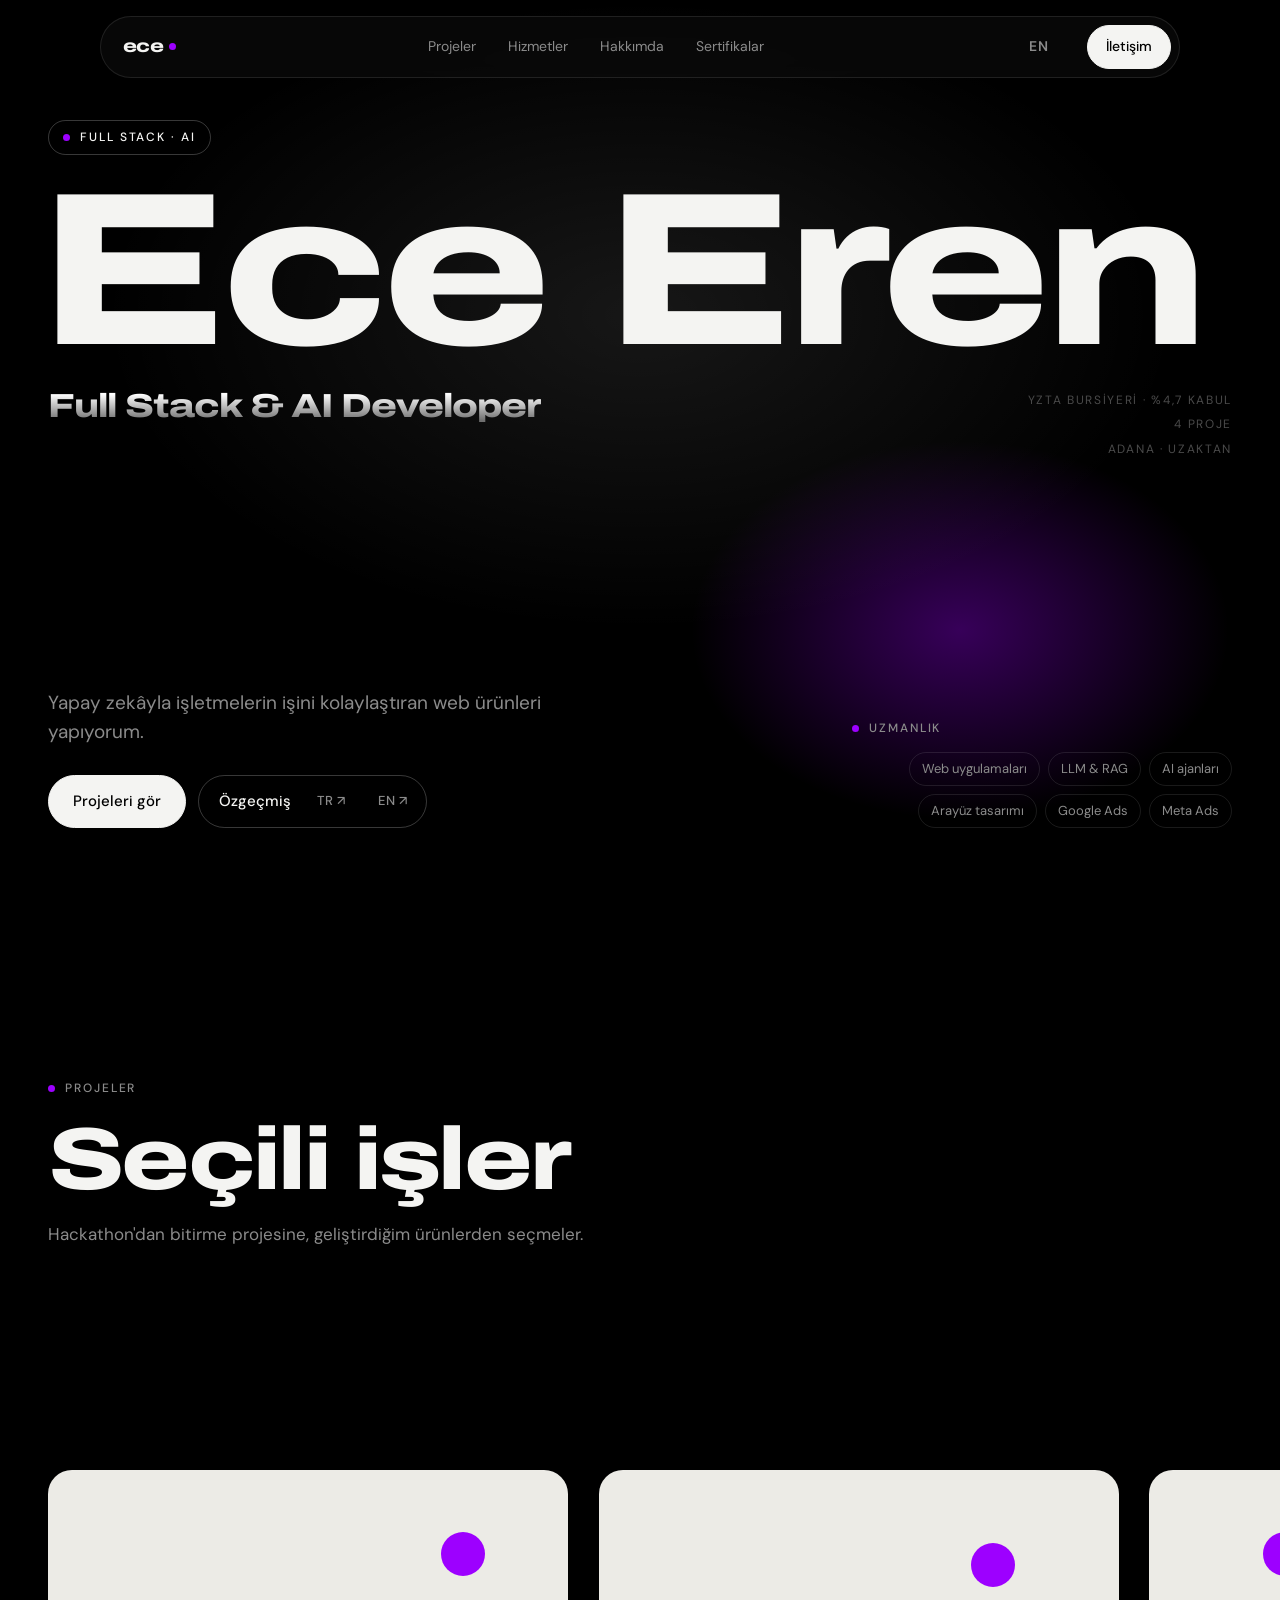
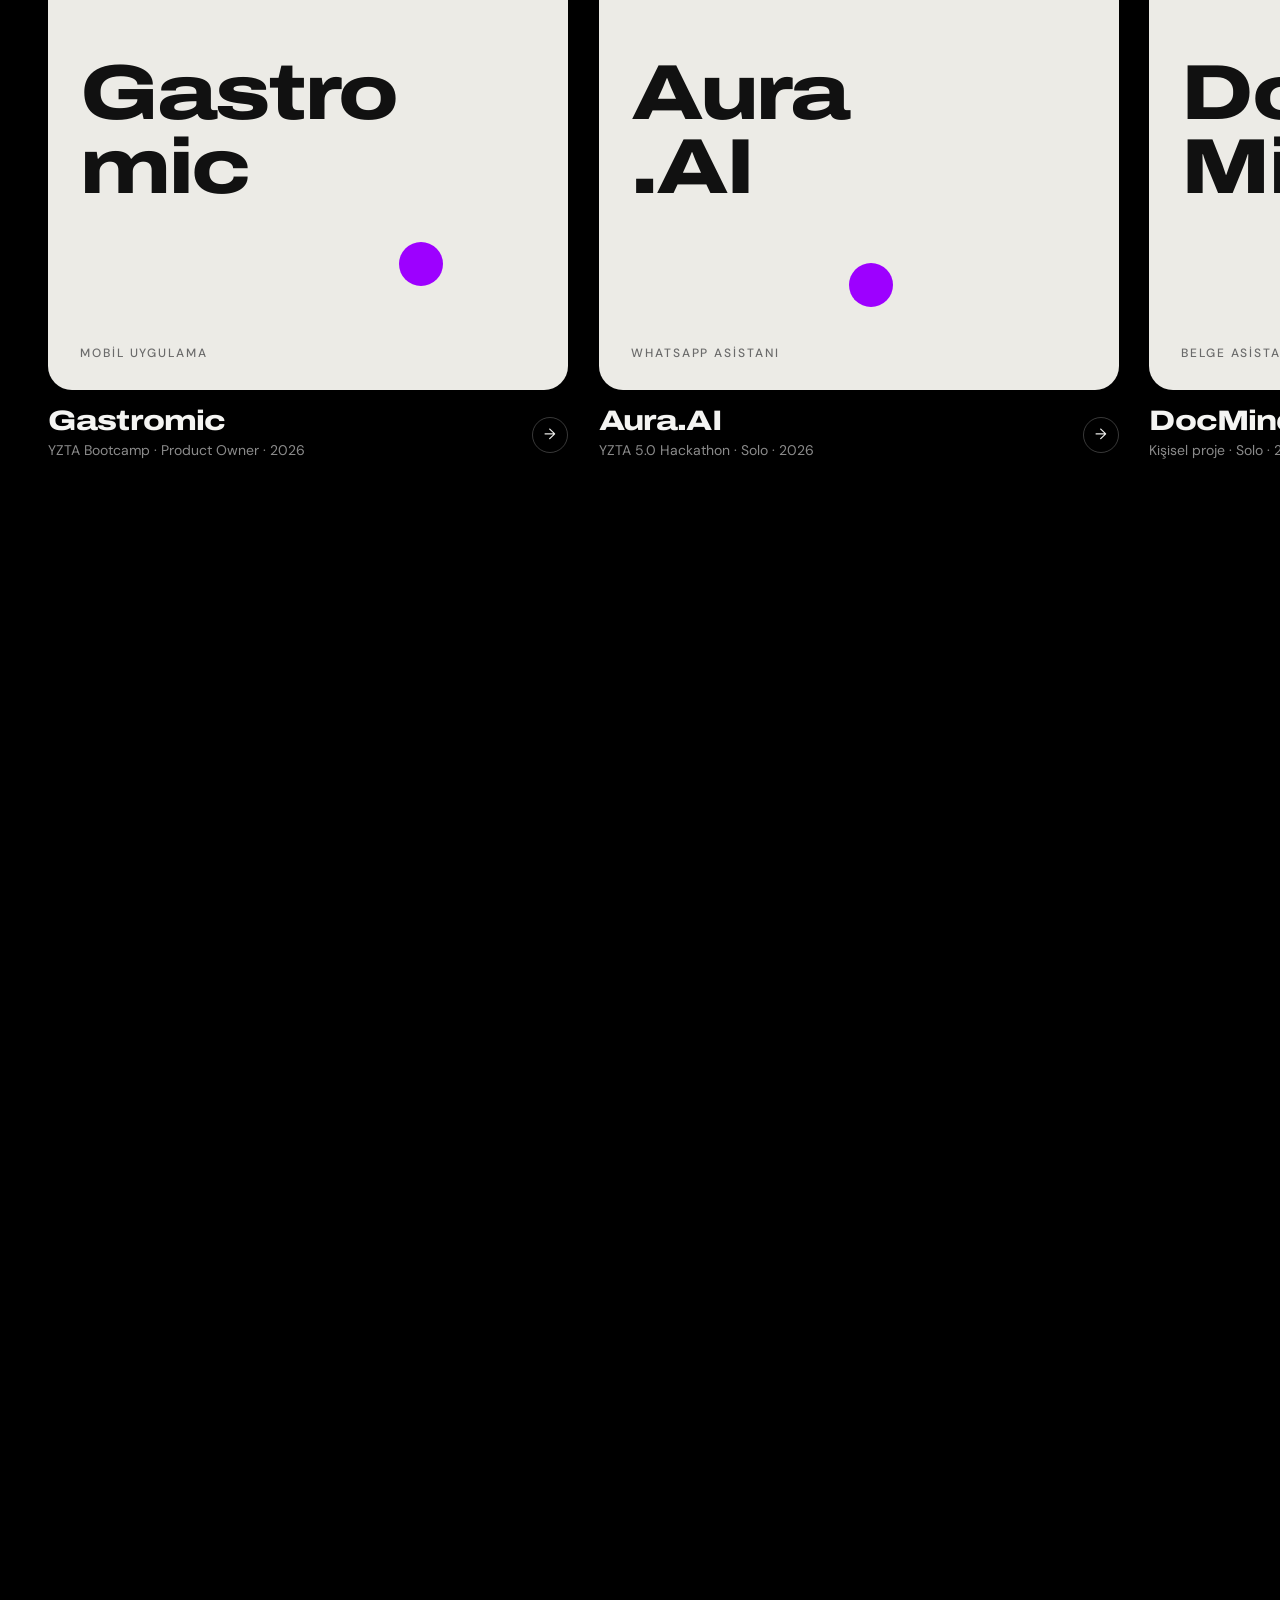
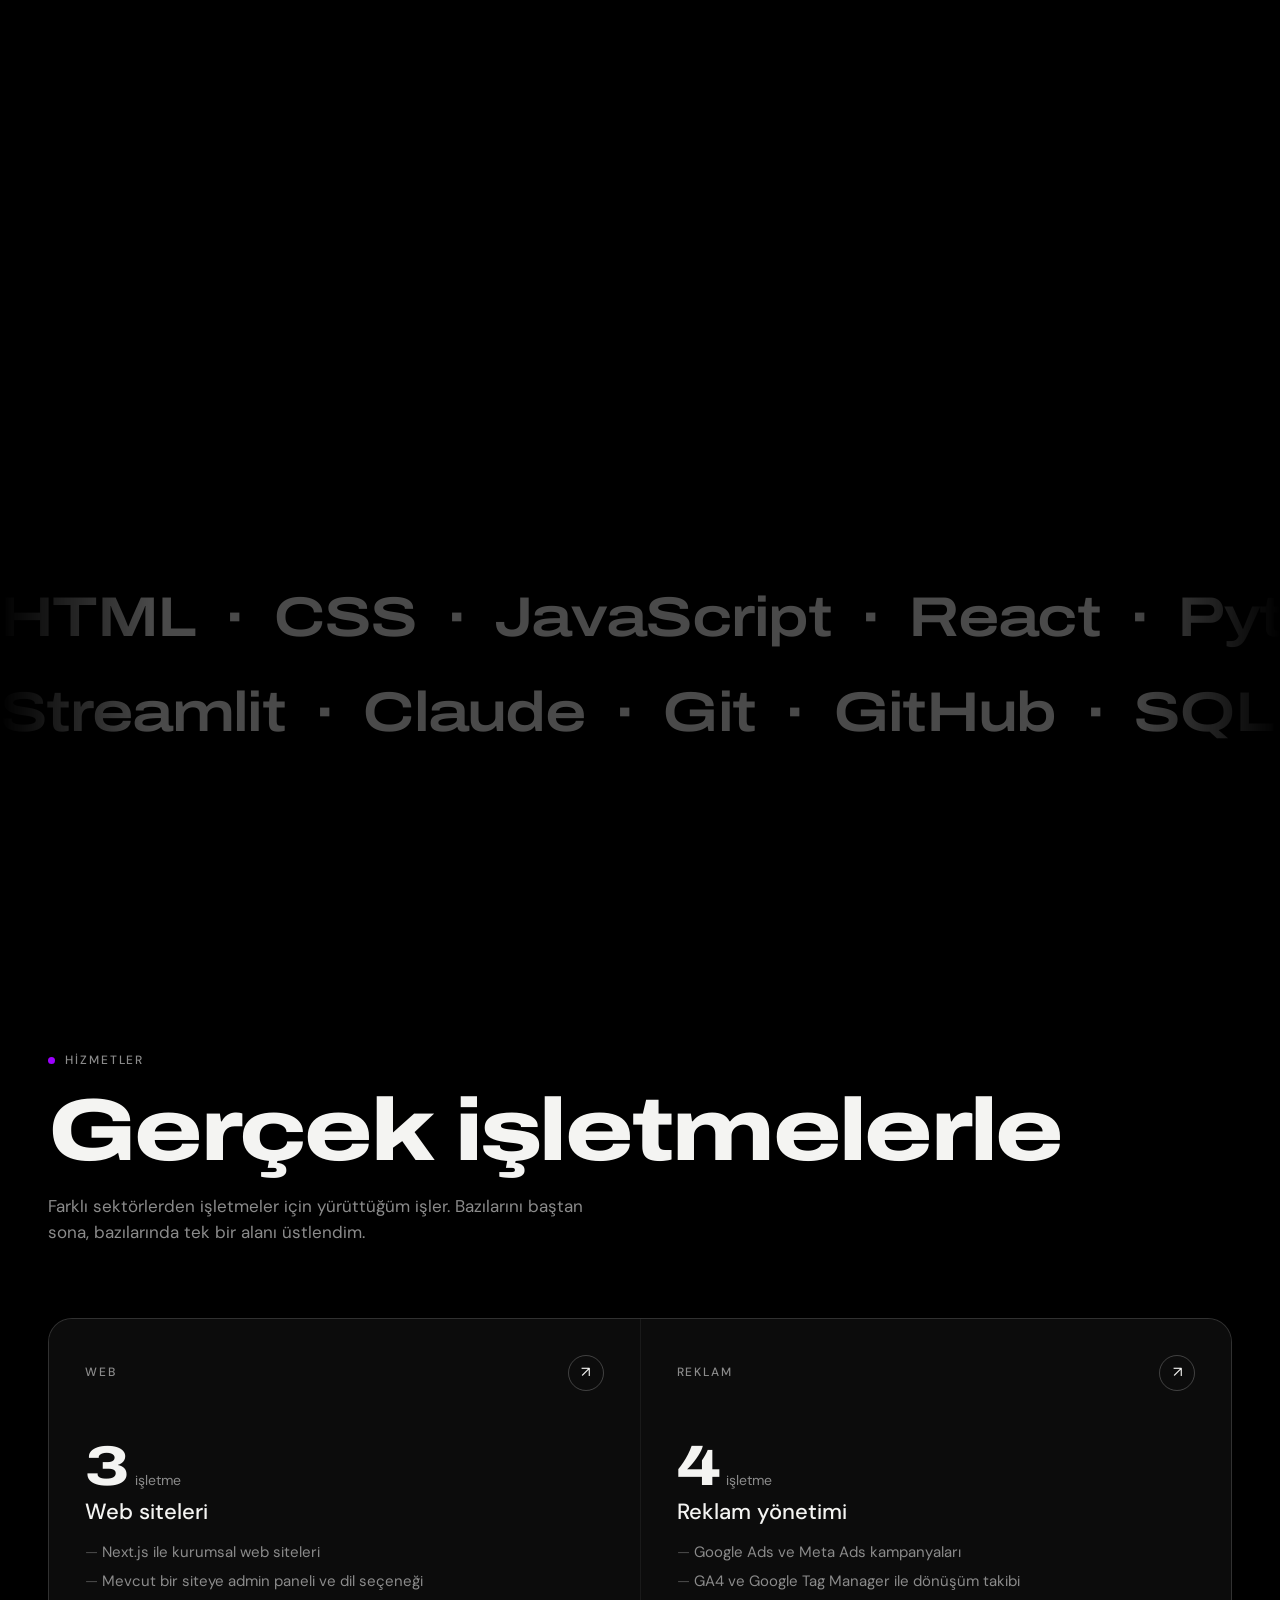
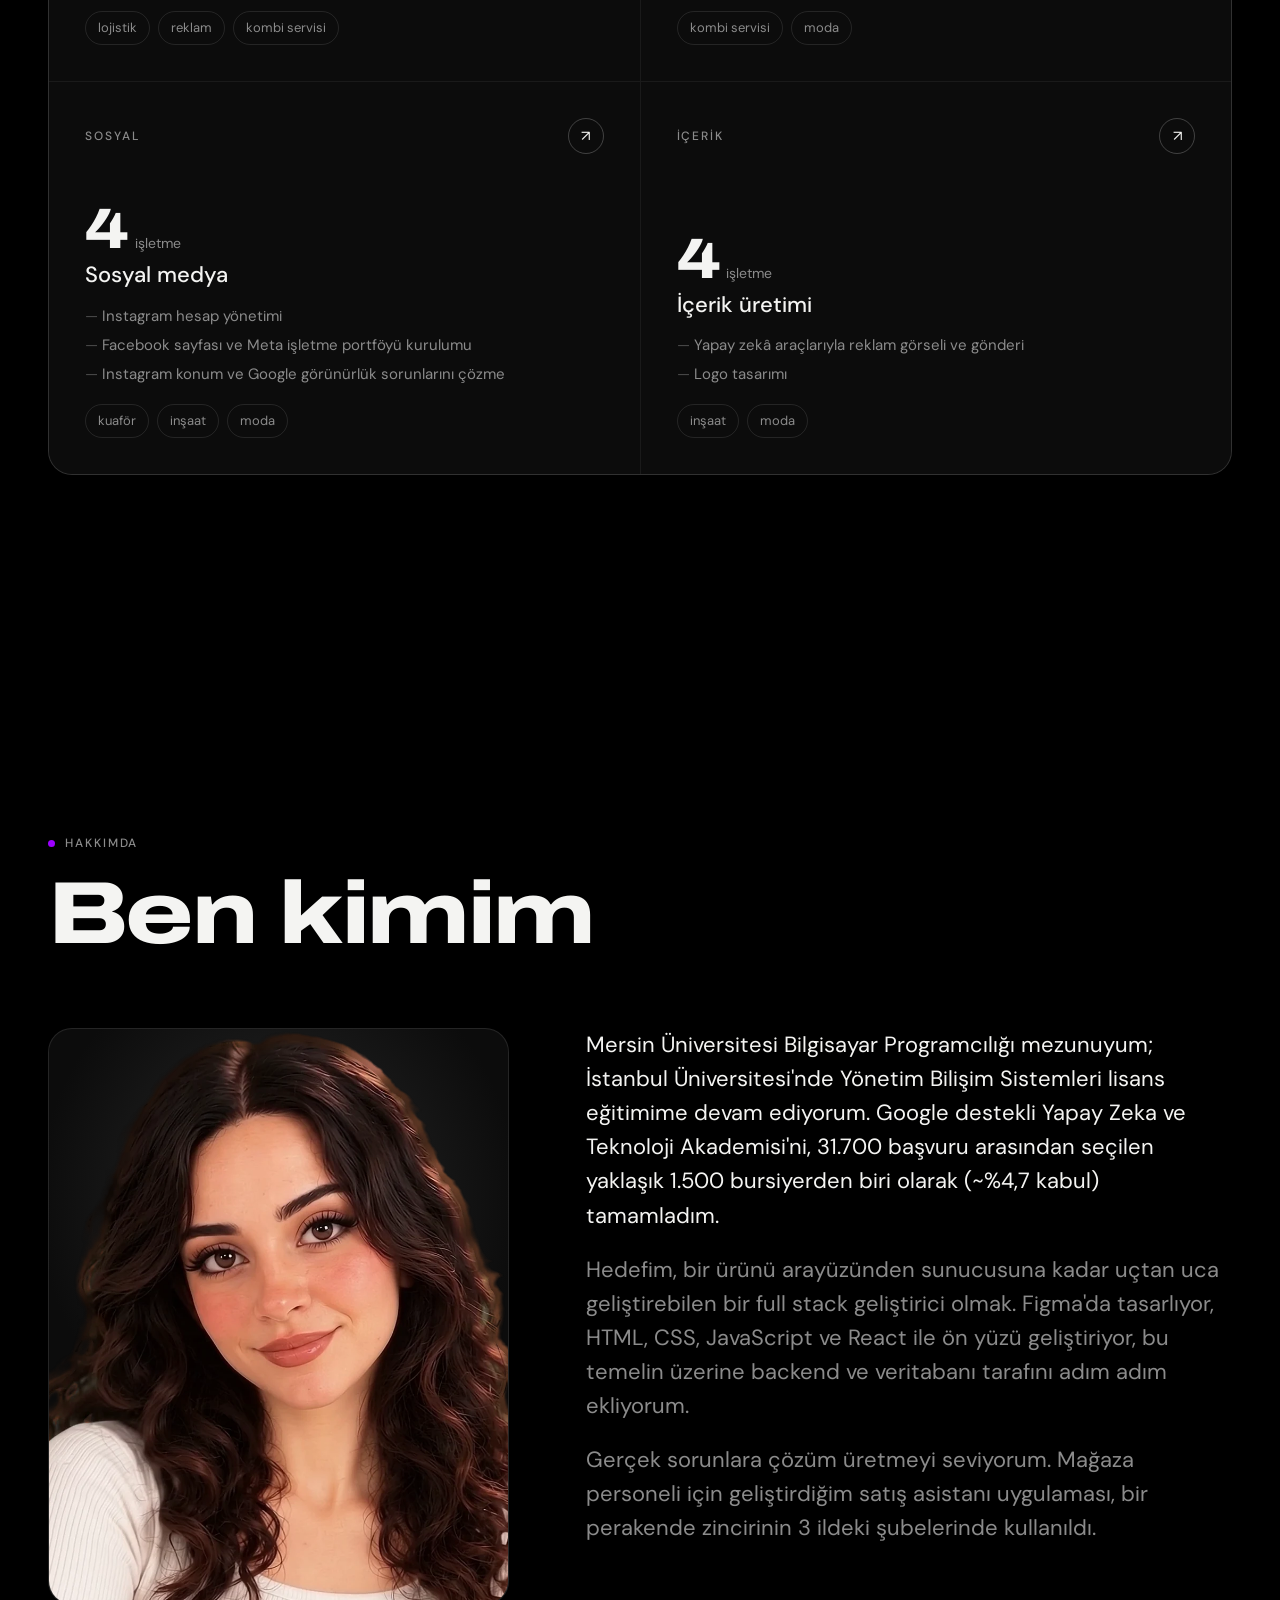
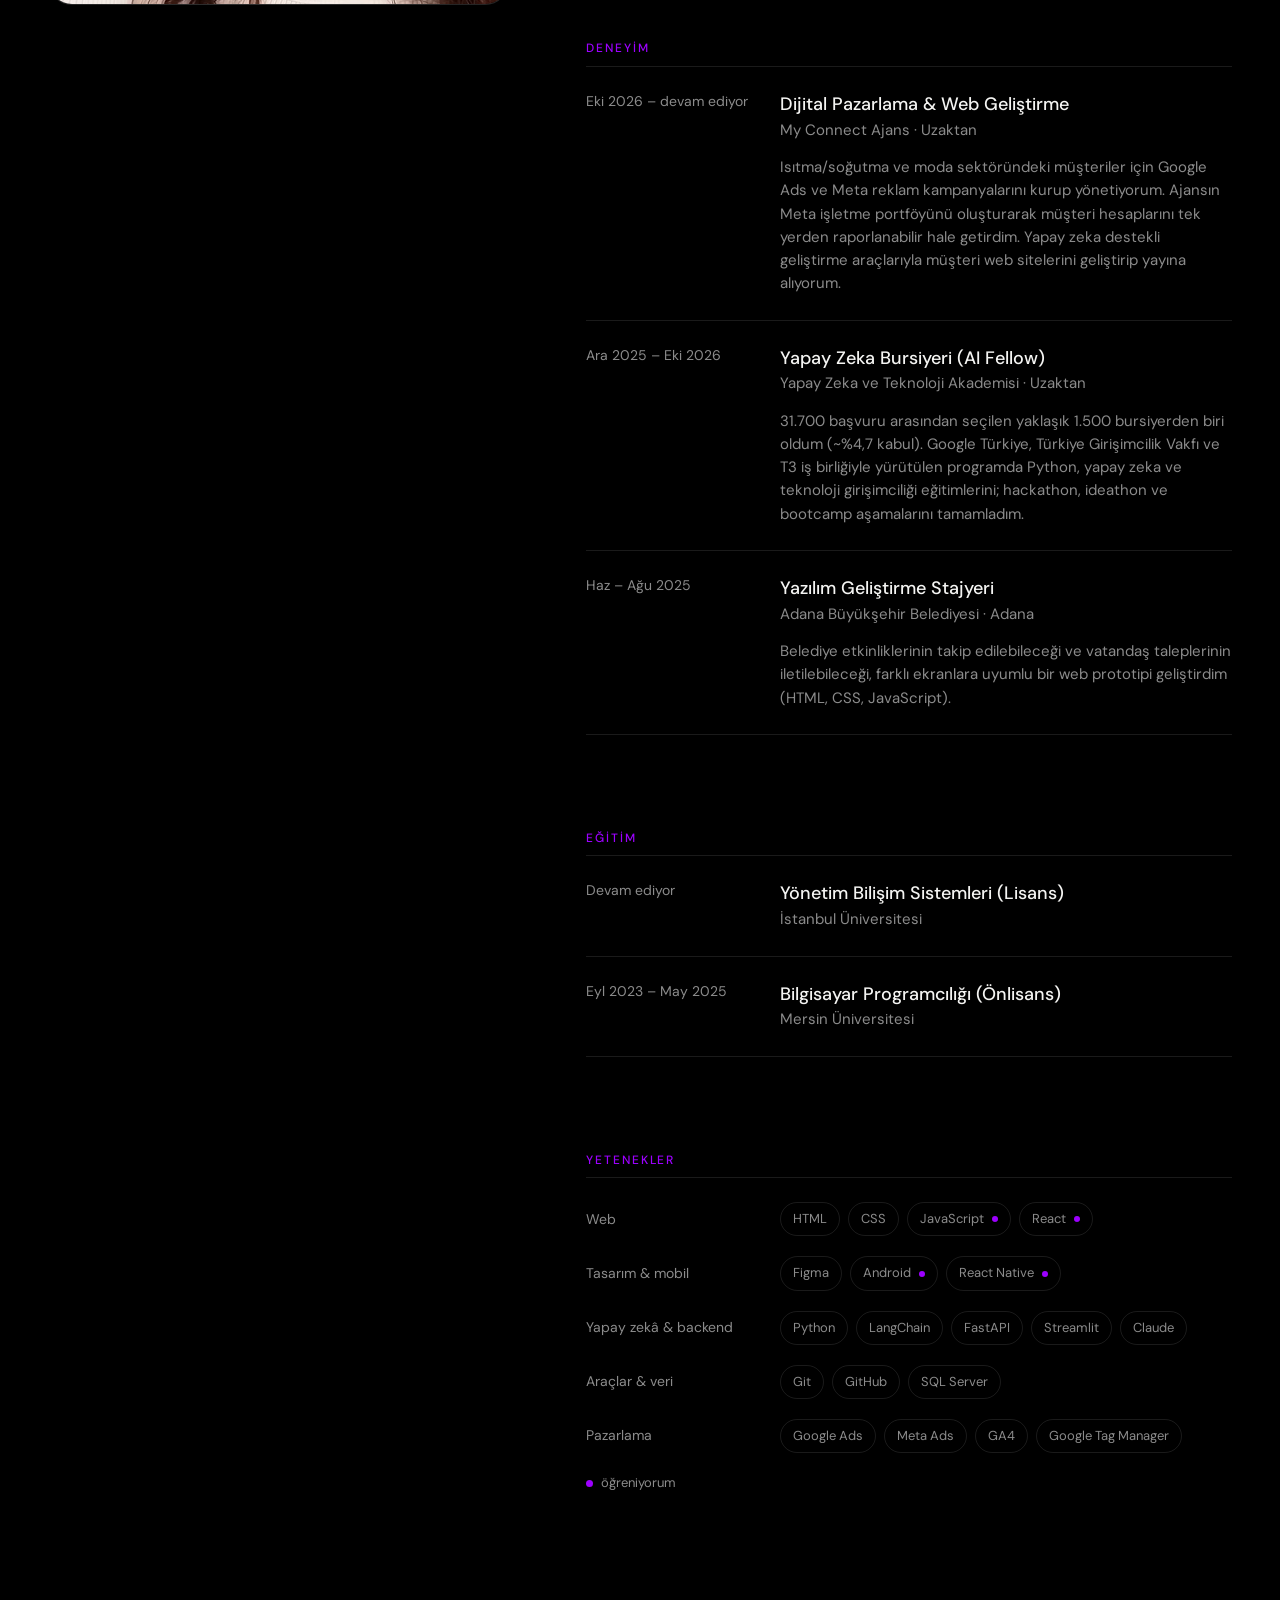
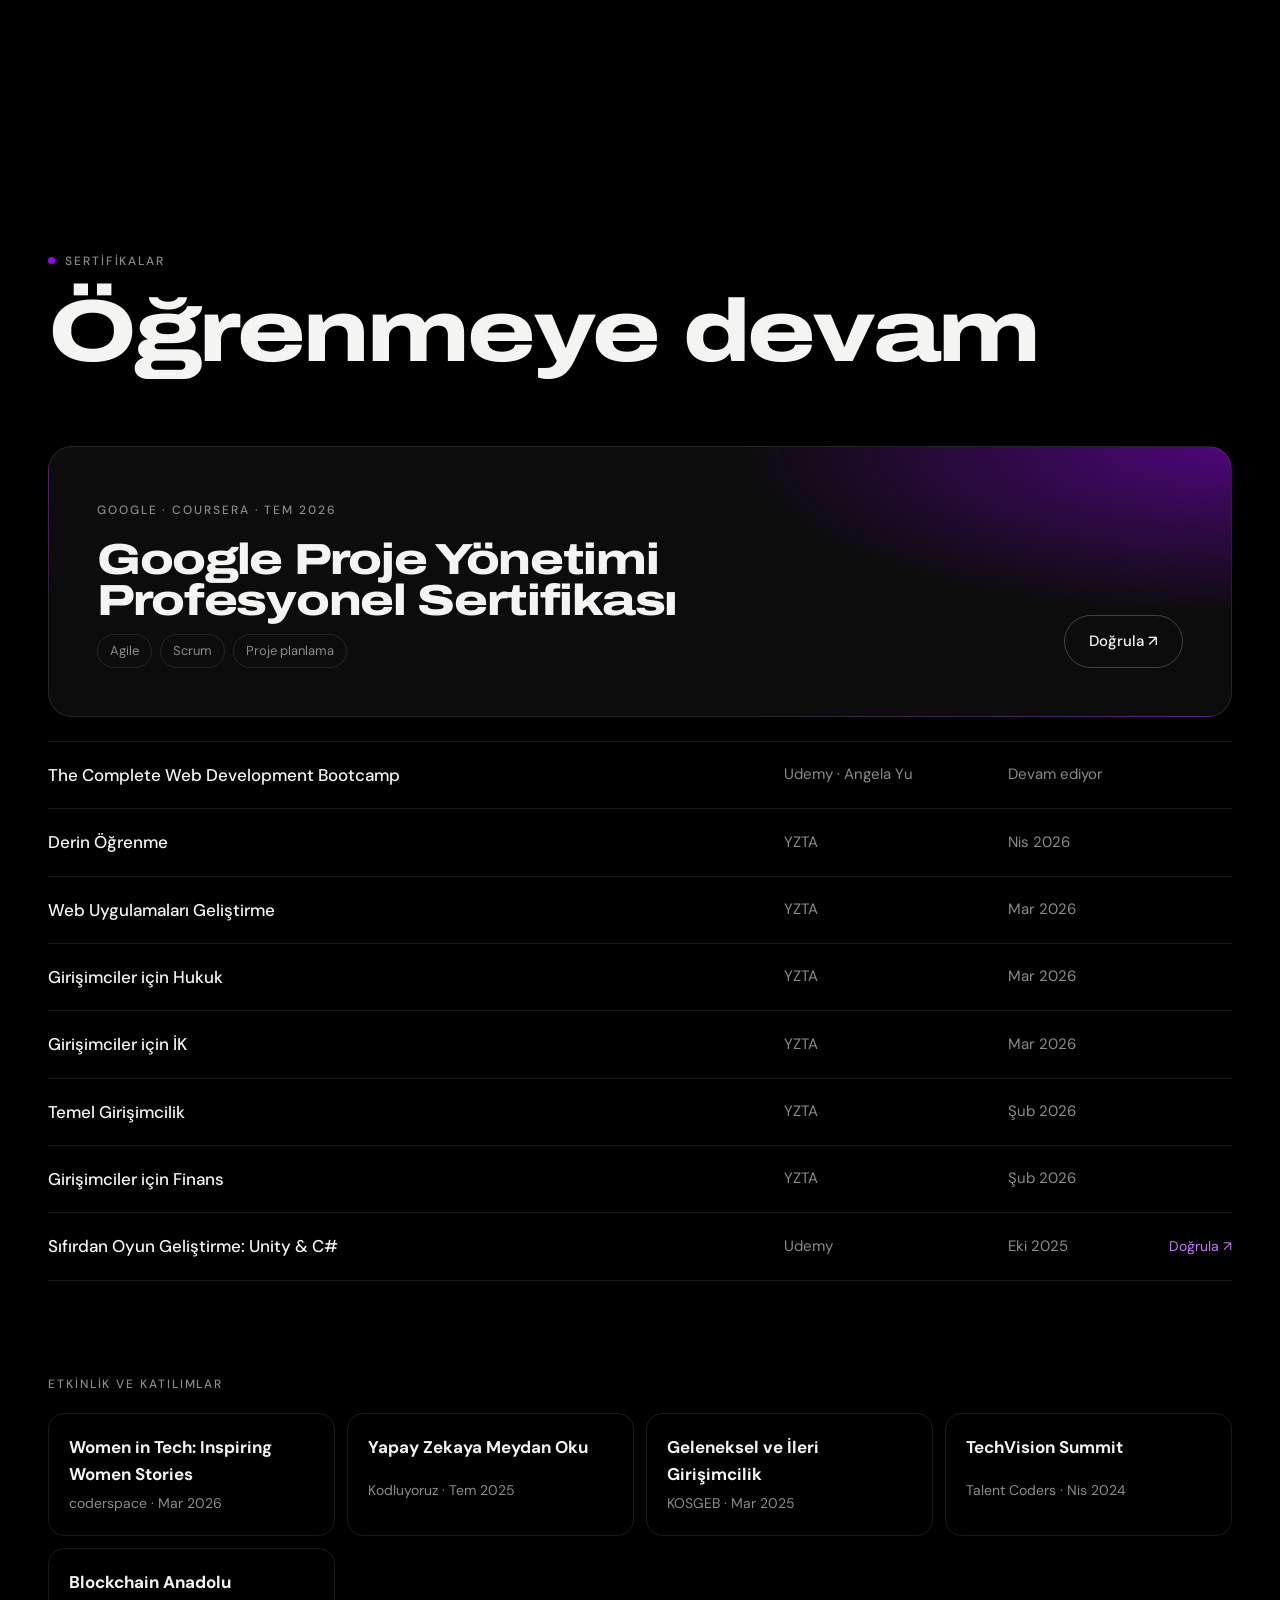
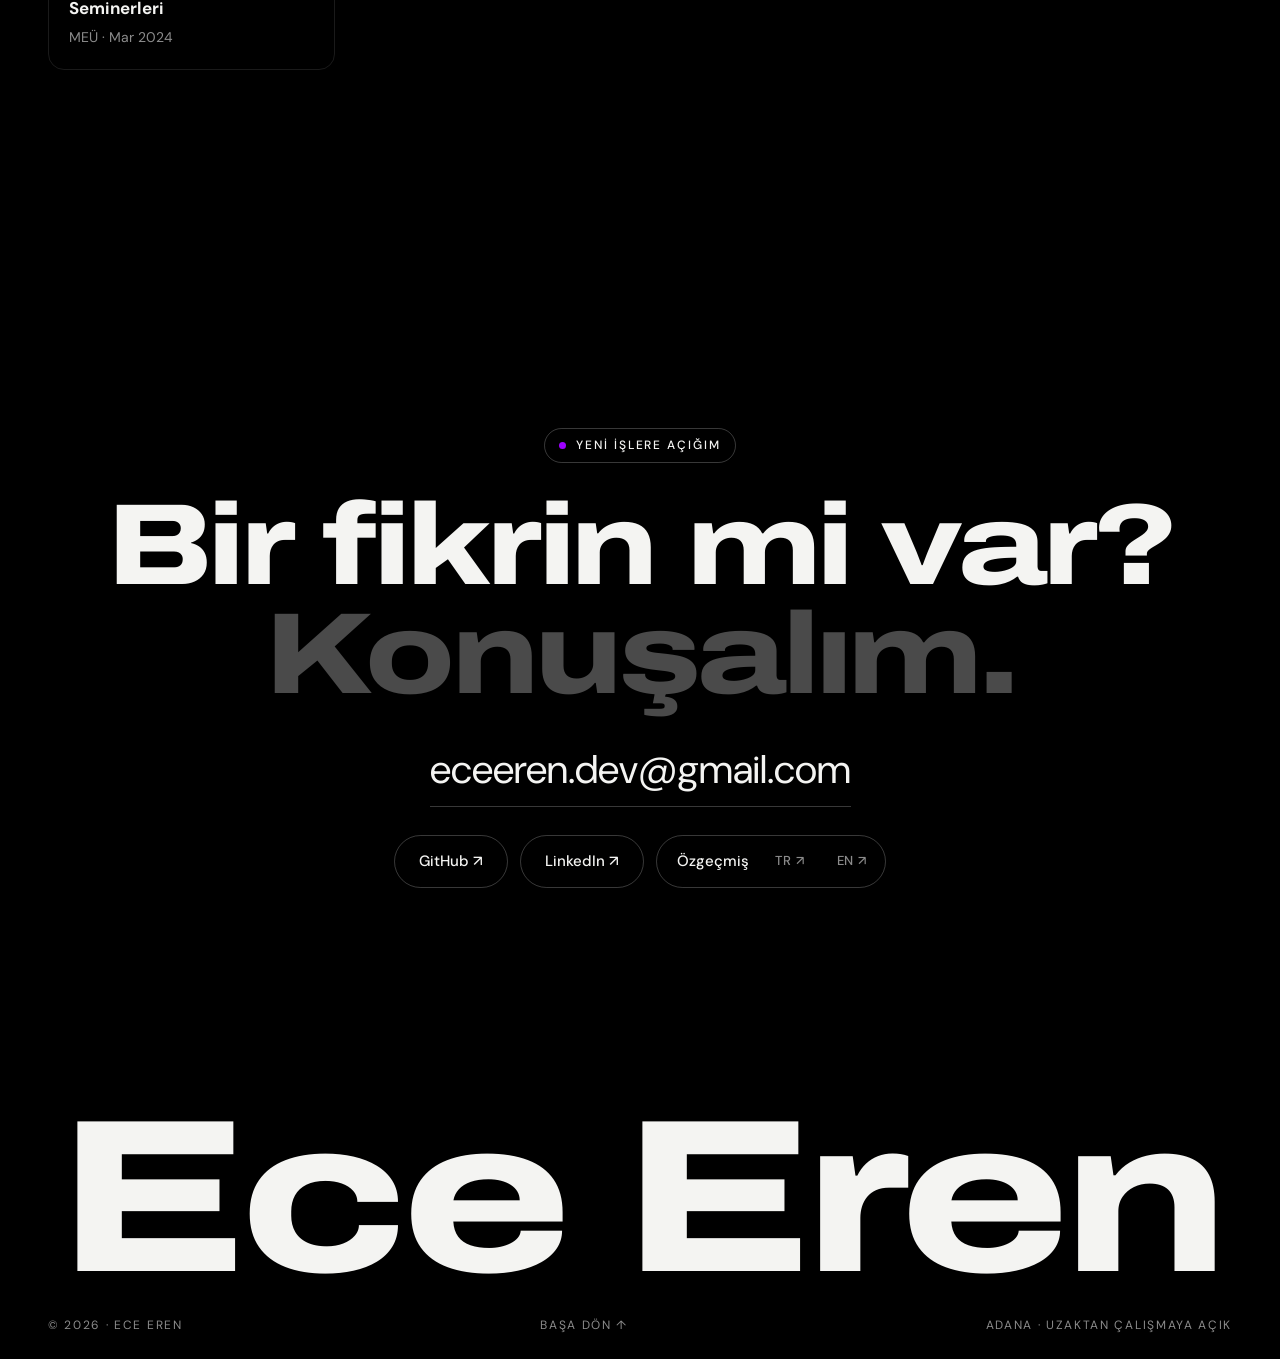
<file: index.html>
<!doctype html>
<html lang="tr">
<head>
  <meta charset="UTF-8">
  <meta name="viewport" content="width=device-width, initial-scale=1">
  <title>Ece Eren — Full Stack &amp; AI Developer</title>
  <meta name="description" content="Ece Eren: yapay zekâ odaklı full stack geliştirici. Projeler, hizmetler, deneyim ve iletişim.">
  <meta name="theme-color" content="#000000">
  <link rel="icon" href="/favicon.svg" type="image/svg+xml">
  <link rel="alternate" hreflang="tr" href="/">
  <link rel="alternate" hreflang="en" href="/en/">

  <link rel="preconnect" href="https://fonts.googleapis.com">
  <link rel="preconnect" href="https://fonts.gstatic.com" crossorigin>
  <link rel="stylesheet" href="https://fonts.googleapis.com/css2?family=Archivo:wdth,wght@125,600;125,800&family=DM+Sans:opsz,wght@9..40,400;9..40,500&display=swap">
  <link rel="stylesheet" href="/assets/css/style.css">
  <script src="/assets/js/cursor.js" defer></script>
</head>
<body>

  <!-- ===== NAVBAR ===== -->
  <header class="nav">
    <a class="nav__logo" href="/">ece<span class="dot"></span></a>
    <nav class="nav__links" aria-label="Ana menü">
      <a href="#projeler">Projeler</a>
      <a href="#hizmetler">Hizmetler</a>
      <a href="#hakkimda">Hakkımda</a>
      <a href="#sertifikalar">Sertifikalar</a>
    </nav>
    <a class="nav__lang" href="/en/" hreflang="en" lang="en" title="Switch to English">EN</a>
    <a class="btn btn--solid" href="#iletisim">İletişim</a>
  </header>

  <main>

    <!-- ===== HERO ===== -->
    <section class="hero">
      <span class="label label--pill rise"><span class="dot"></span>Full stack · AI</span>
      <h1 class="hero__name display rise rise--2" aria-label="Ece Eren"><span aria-hidden="true"><span class="ch">E</span><span class="ch">c</span><span class="ch">e</span> <span class="ch">E</span><span class="ch">r</span><span class="ch">e</span><span class="ch">n</span></span></h1>

      <div class="hero__sub rise rise--3">
        <p class="hero__title display fade-text">Full Stack &amp; AI Developer</p>
        <ul class="hero__meta">
          <li>YZTA bursiyeri · %4,7 kabul</li>
          <li>4 proje</li>
          <li>Adana · uzaktan</li>
        </ul>
      </div>

      <div class="hero__bottom">
        <div class="hero__intro rise rise--4">
          <p class="hero__text">Yapay zekâyla işletmelerin işini kolaylaştıran web ürünleri yapıyorum.</p>
          <div class="btn-row">
            <a class="btn btn--solid" href="#projeler">Projeleri gör</a>
            <span class="cv-pick" role="group" aria-label="Özgeçmiş dil seçimi"><span class="cv-pick__label">Özgeçmiş</span><a href="/assets/cv/Ece_Eren_CV_TR.pdf" target="_blank" rel="noopener" hreflang="tr" lang="tr" title="Türkçe">TR ↗</a><a href="/assets/cv/Ece_Eren_CV_EN.pdf" target="_blank" rel="noopener" hreflang="en" lang="en" title="English">EN ↗</a></span>
          </div>
        </div>

        <div class="expertise rise rise--4">
          <span class="label"><span class="dot"></span>Uzmanlık</span>
          <div class="chips"><span class="chip">Web uygulamaları</span><span class="chip">LLM &amp; RAG</span><span class="chip">AI ajanları</span><span class="chip">Arayüz tasarımı</span><span class="chip">Google Ads</span><span class="chip">Meta Ads</span></div>
        </div>
      </div>
    </section>

    <!-- ===== PROJELER ===== -->
    <section id="projeler" aria-labelledby="projeler-baslik">
      <div class="container work-head">
        <div class="section-head reveal">
          <span class="label"><span class="dot"></span>Projeler</span>
          <h2 id="projeler-baslik" class="display">Seçili işler</h2>
          <p>Hackathon'dan bitirme projesine, geliştirdiğim ürünlerden seçmeler.</p>
        </div>
      </div>

      <div class="work">
        <div class="work__sticky">
          <div class="work__track">

            <a class="card" href="/projeler/gastromic.html">
              <div class="card__media">
                <div class="card__type display" aria-hidden="true">
                  <span class="dot"></span><span class="dot"></span>
                  <span>Gastro<br>mic</span>
                  <span class="card__kind">Mobil uygulama</span>
                </div>
              </div>
              <div class="card__info">
                <div>
                  <h3 class="card__title display">Gastromic</h3>
                  <p class="card__sub">YZTA Bootcamp · Product Owner · 2026</p>
                </div>
                <span class="arrow" aria-hidden="true">→</span>
              </div>
            </a>

            <a class="card" href="/projeler/aura-ai.html">
              <div class="card__media">
                <div class="card__type display" aria-hidden="true">
                  <span class="dot"></span><span class="dot"></span>
                  <span>Aura<br>.AI</span>
                  <span class="card__kind">WhatsApp asistanı</span>
                </div>
              </div>
              <div class="card__info">
                <div>
                  <h3 class="card__title display">Aura.AI</h3>
                  <p class="card__sub">YZTA 5.0 Hackathon · Solo · 2026</p>
                </div>
                <span class="arrow" aria-hidden="true">→</span>
              </div>
            </a>

            <a class="card" href="/projeler/docmind-ai.html">
              <div class="card__media">
                <div class="card__type display" aria-hidden="true">
                  <span class="dot"></span><span class="dot"></span>
                  <span>Doc<br>Mind</span>
                  <span class="card__kind">Belge asistanı · RAG</span>
                </div>
              </div>
              <div class="card__info">
                <div>
                  <h3 class="card__title display">DocMind-AI</h3>
                  <p class="card__sub">Kişisel proje · Solo · 2026</p>
                </div>
                <span class="arrow" aria-hidden="true">→</span>
              </div>
            </a>

            <a class="card" href="/projeler/expotrack.html">
              <div class="card__media">
                <div class="card__type display" aria-hidden="true">
                  <span class="dot"></span><span class="dot"></span>
                  <span>Expo<br>Track</span>
                  <span class="card__kind">Web uygulaması</span>
                </div>
              </div>
              <div class="card__info">
                <div>
                  <h3 class="card__title display">ExpoTrack</h3>
                  <p class="card__sub">Bitirme projesi · 2025</p>
                </div>
                <span class="arrow" aria-hidden="true">→</span>
              </div>
            </a>

          </div>
        </div>
      </div>
    </section>

    <!-- ===== TEKNOLOJİ ŞERİDİ ===== -->
    <div class="marquee" aria-label="Kullandığım teknolojiler">
      <div class="marquee__track">
        <span>HTML</span><span>CSS</span><span>JavaScript</span><span>React</span><span>Python</span><span>FastAPI</span><span>LangChain</span><span>Figma</span>
        <span aria-hidden="true">HTML</span><span aria-hidden="true">CSS</span><span aria-hidden="true">JavaScript</span><span aria-hidden="true">React</span><span aria-hidden="true">Python</span><span aria-hidden="true">FastAPI</span><span aria-hidden="true">LangChain</span><span aria-hidden="true">Figma</span>
      </div>
      <div class="marquee__track marquee__track--reverse" aria-hidden="true">
        <span>Streamlit</span><span>Claude</span><span>Git</span><span>GitHub</span><span>SQL Server</span><span>Google Ads</span><span>Meta Ads</span><span>GA4</span>
        <span>Streamlit</span><span>Claude</span><span>Git</span><span>GitHub</span><span>SQL Server</span><span>Google Ads</span><span>Meta Ads</span><span>GA4</span>
      </div>
    </div>

    <!-- ===== HİZMETLER ===== -->
    <section id="hizmetler" class="section" aria-labelledby="hizmetler-baslik">
      <div class="container">
        <div class="section-head reveal">
          <span class="label"><span class="dot"></span>Hizmetler</span>
          <h2 id="hizmetler-baslik" class="display">Gerçek işletmelerle</h2>
          <p>Farklı sektörlerden işletmeler için yürüttüğüm işler. Bazılarını baştan sona, bazılarında tek bir alanı üstlendim.</p>
        </div>

        <div class="services reveal">
          <a class="service" href="#iletisim">
            <div class="service__top">
              <span class="label">Web</span>
              <span class="arrow" aria-hidden="true">↗</span>
            </div>
            <div>
              <p class="service__count">3<small>işletme</small></p>
              <h3>Web siteleri</h3>
              <ul>
                <li>Next.js ile kurumsal web siteleri</li>
                <li>Mevcut bir siteye admin paneli ve dil seçeneği</li>
              </ul>
              <div class="chips"><span class="chip">lojistik</span><span class="chip">reklam</span><span class="chip">kombi servisi</span></div>
            </div>
          </a>

          <a class="service" href="#iletisim">
            <div class="service__top">
              <span class="label">Reklam</span>
              <span class="arrow" aria-hidden="true">↗</span>
            </div>
            <div>
              <p class="service__count">4<small>işletme</small></p>
              <h3>Reklam yönetimi</h3>
              <ul>
                <li>Google Ads ve Meta Ads kampanyaları</li>
                <li>GA4 ve Google Tag Manager ile dönüşüm takibi</li>
              </ul>
              <div class="chips"><span class="chip">kombi servisi</span><span class="chip">moda</span></div>
            </div>
          </a>

          <a class="service" href="#iletisim">
            <div class="service__top">
              <span class="label">Sosyal</span>
              <span class="arrow" aria-hidden="true">↗</span>
            </div>
            <div>
              <p class="service__count">4<small>işletme</small></p>
              <h3>Sosyal medya</h3>
              <ul>
                <li>Instagram hesap yönetimi</li>
                <li>Facebook sayfası ve Meta işletme portföyü kurulumu</li>
                <li>Instagram konum ve Google görünürlük sorunlarını çözme</li>
              </ul>
              <div class="chips"><span class="chip">kuaför</span><span class="chip">inşaat</span><span class="chip">moda</span></div>
            </div>
          </a>

          <a class="service" href="#iletisim">
            <div class="service__top">
              <span class="label">İçerik</span>
              <span class="arrow" aria-hidden="true">↗</span>
            </div>
            <div>
              <p class="service__count">4<small>işletme</small></p>
              <h3>İçerik üretimi</h3>
              <ul>
                <li>Yapay zekâ araçlarıyla reklam görseli ve gönderi</li>
                <li>Logo tasarımı</li>
              </ul>
              <div class="chips"><span class="chip">inşaat</span><span class="chip">moda</span></div>
            </div>
          </a>
        </div>
      </div>
    </section>

    <!-- ===== HAKKIMDA ===== -->
    <section id="hakkimda" class="section" aria-labelledby="hakkimda-baslik">
      <div class="container">
        <div class="section-head reveal">
          <span class="label"><span class="dot"></span>Hakkımda</span>
          <h2 id="hakkimda-baslik" class="display">Ben kimim</h2>
        </div>

        <div class="about">
          <div class="about__portrait">
            <img src="/assets/img/portrait.webp" alt="Ece Eren'in illüstrasyon portresi" loading="lazy">
          </div>

          <div>
            <div class="story reveal">
              <p>Mersin Üniversitesi Bilgisayar Programcılığı mezunuyum; İstanbul Üniversitesi'nde Yönetim Bilişim Sistemleri lisans eğitimime devam ediyorum. Google destekli Yapay Zeka ve Teknoloji Akademisi'ni, 31.700 başvuru arasından seçilen yaklaşık 1.500 bursiyerden biri olarak (~%4,7 kabul) tamamladım.</p>
              <p>Hedefim, bir ürünü arayüzünden sunucusuna kadar uçtan uca geliştirebilen bir full stack geliştirici olmak. Figma'da tasarlıyor, HTML, CSS, JavaScript ve React ile ön yüzü geliştiriyor, bu temelin üzerine backend ve veritabanı tarafını adım adım ekliyorum.</p>
              <p>Gerçek sorunlara çözüm üretmeyi seviyorum. Mağaza personeli için geliştirdiğim satış asistanı uygulaması, bir perakende zincirinin 3 ildeki şubelerinde kullanıldı.</p>
            </div>

            <div class="block reveal">
              <h3 class="label">Deneyim</h3>
              <div class="rows">
                <div class="row">
                  <span class="row__time">Eki 2026 – devam ediyor</span>
                  <div><p class="row__title">Dijital Pazarlama &amp; Web Geliştirme</p><p class="row__org">My Connect Ajans · Uzaktan</p></div>
                  <p class="row__desc">Isıtma/soğutma ve moda sektöründeki müşteriler için Google Ads ve Meta reklam kampanyalarını kurup yönetiyorum. Ajansın Meta işletme portföyünü oluşturarak müşteri hesaplarını tek yerden raporlanabilir hale getirdim. Yapay zeka destekli geliştirme araçlarıyla müşteri web sitelerini geliştirip yayına alıyorum.</p>
                </div>
                <div class="row">
                  <span class="row__time">Ara 2025 – Eki 2026</span>
                  <div><p class="row__title">Yapay Zeka Bursiyeri (AI Fellow)</p><p class="row__org">Yapay Zeka ve Teknoloji Akademisi · Uzaktan</p></div>
                  <p class="row__desc">31.700 başvuru arasından seçilen yaklaşık 1.500 bursiyerden biri oldum (~%4,7 kabul). Google Türkiye, Türkiye Girişimcilik Vakfı ve T3 iş birliğiyle yürütülen programda Python, yapay zeka ve teknoloji girişimciliği eğitimlerini; hackathon, ideathon ve bootcamp aşamalarını tamamladım.</p>
                </div>
                <div class="row">
                  <span class="row__time">Haz – Ağu 2025</span>
                  <div><p class="row__title">Yazılım Geliştirme Stajyeri</p><p class="row__org">Adana Büyükşehir Belediyesi · Adana</p></div>
                  <p class="row__desc">Belediye etkinliklerinin takip edilebileceği ve vatandaş taleplerinin iletilebileceği, farklı ekranlara uyumlu bir web prototipi geliştirdim (HTML, CSS, JavaScript).</p>
                </div>
              </div>
            </div>

            <div class="block reveal">
              <h3 class="label">Eğitim</h3>
              <div class="rows">
                <div class="row">
                  <span class="row__time">Devam ediyor</span>
                  <div><p class="row__title">Yönetim Bilişim Sistemleri (Lisans)</p><p class="row__org">İstanbul Üniversitesi</p></div>
                </div>
                <div class="row">
                  <span class="row__time">Eyl 2023 – May 2025</span>
                  <div><p class="row__title">Bilgisayar Programcılığı (Önlisans)</p><p class="row__org">Mersin Üniversitesi</p></div>
                </div>
              </div>
            </div>

            <div class="block reveal">
              <h3 class="label">Yetenekler</h3>
              <div class="skills">
                <div class="skills__group"><span>Web</span><div class="chips"><span class="chip">HTML</span><span class="chip">CSS</span><span class="chip chip--learning">JavaScript</span><span class="chip chip--learning">React</span></div></div>
                <div class="skills__group"><span>Tasarım &amp; mobil</span><div class="chips"><span class="chip">Figma</span><span class="chip chip--learning">Android</span><span class="chip chip--learning">React Native</span></div></div>
                <div class="skills__group"><span>Yapay zekâ &amp; backend</span><div class="chips"><span class="chip">Python</span><span class="chip">LangChain</span><span class="chip">FastAPI</span><span class="chip">Streamlit</span><span class="chip">Claude</span></div></div>
                <div class="skills__group"><span>Araçlar &amp; veri</span><div class="chips"><span class="chip">Git</span><span class="chip">GitHub</span><span class="chip">SQL Server</span></div></div>
                <div class="skills__group"><span>Pazarlama</span><div class="chips"><span class="chip">Google Ads</span><span class="chip">Meta Ads</span><span class="chip">GA4</span><span class="chip">Google Tag Manager</span></div></div>
                <p class="skills__note"><span class="dot"></span>öğreniyorum</p>
              </div>
            </div>
          </div>
        </div>
      </div>
    </section>

    <!-- ===== SERTİFİKALAR ===== -->
    <section id="sertifikalar" class="section" aria-labelledby="sertifikalar-baslik">
      <div class="container">
        <div class="section-head reveal">
          <span class="label"><span class="dot"></span>Sertifikalar</span>
          <h2 id="sertifikalar-baslik" class="display">Öğrenmeye devam</h2>
        </div>

        <article class="featured reveal">
          <div>
            <span class="label">Google · Coursera · Tem 2026</span>
            <h3 class="display">Google Proje Yönetimi Profesyonel Sertifikası</h3>
            <div class="chips"><span class="chip">Agile</span><span class="chip">Scrum</span><span class="chip">Proje planlama</span></div>
          </div>
          <a class="btn" href="https://www.coursera.org/account/accomplishments/specialization/FNIEBU8DW3OX" target="_blank" rel="noopener">Doğrula ↗</a>
        </article>

        <div class="certs reveal">
          <div class="cert"><span class="cert__title">The Complete Web Development Bootcamp</span><span class="cert__issuer">Udemy · Angela Yu</span><span class="cert__date">Devam ediyor</span><span></span></div>
          <div class="cert"><span class="cert__title">Derin Öğrenme</span><span class="cert__issuer">YZTA</span><span class="cert__date">Nis 2026</span><span></span></div>
          <div class="cert"><span class="cert__title">Web Uygulamaları Geliştirme</span><span class="cert__issuer">YZTA</span><span class="cert__date">Mar 2026</span><span></span></div>
          <div class="cert"><span class="cert__title">Girişimciler için Hukuk</span><span class="cert__issuer">YZTA</span><span class="cert__date">Mar 2026</span><span></span></div>
          <div class="cert"><span class="cert__title">Girişimciler için İK</span><span class="cert__issuer">YZTA</span><span class="cert__date">Mar 2026</span><span></span></div>
          <div class="cert"><span class="cert__title">Temel Girişimcilik</span><span class="cert__issuer">YZTA</span><span class="cert__date">Şub 2026</span><span></span></div>
          <div class="cert"><span class="cert__title">Girişimciler için Finans</span><span class="cert__issuer">YZTA</span><span class="cert__date">Şub 2026</span><span></span></div>
          <div class="cert"><span class="cert__title">Sıfırdan Oyun Geliştirme: Unity &amp; C#</span><span class="cert__issuer">Udemy</span><span class="cert__date">Eki 2025</span><a href="https://www.udemy.com/certificate/UC-e2d40ee0-10ef-4b08-bf95-795d904fab28/" target="_blank" rel="noopener">Doğrula ↗</a></div>
        </div>

        <div class="block reveal">
          <h3 class="label" style="margin-bottom: 20px;">Etkinlik ve katılımlar</h3>
          <div class="events">
            <div class="event"><strong>Women in Tech: Inspiring Women Stories</strong><span>coderspace · Mar 2026</span></div>
            <div class="event"><strong>Yapay Zekaya Meydan Oku</strong><span>Kodluyoruz · Tem 2025</span></div>
            <div class="event"><strong>Geleneksel ve İleri Girişimcilik</strong><span>KOSGEB · Mar 2025</span></div>
            <div class="event"><strong>TechVision Summit</strong><span>Talent Coders · Nis 2024</span></div>
            <div class="event"><strong>Blockchain Anadolu Seminerleri</strong><span>MEÜ · Mar 2024</span></div>
          </div>
        </div>
      </div>
    </section>

    <!-- ===== İLETİŞİM ===== -->
    <section id="iletisim" class="section" aria-labelledby="iletisim-baslik">
      <div class="container contact reveal">
        <span class="label label--pill"><span class="dot"></span>Yeni işlere açığım</span>
        <h2 id="iletisim-baslik" class="display">Bir fikrin mi var?<span class="fade"> Konuşalım.</span></h2>
        <a class="contact__mail" href="mailto:eceeren.dev@gmail.com">eceeren.dev@gmail.com</a>
        <div class="btn-row" style="justify-content: center;">
          <a class="btn" href="https://github.com/erenece" target="_blank" rel="noopener">GitHub ↗</a>
          <a class="btn" href="https://www.linkedin.com/in/ece-eren-7806ab247" target="_blank" rel="noopener">LinkedIn ↗</a>
          <span class="cv-pick" role="group" aria-label="Özgeçmiş dil seçimi"><span class="cv-pick__label">Özgeçmiş</span><a href="/assets/cv/Ece_Eren_CV_TR.pdf" target="_blank" rel="noopener" hreflang="tr" lang="tr" title="Türkçe">TR ↗</a><a href="/assets/cv/Ece_Eren_CV_EN.pdf" target="_blank" rel="noopener" hreflang="en" lang="en" title="English">EN ↗</a></span>
        </div>
      </div>
    </section>

  </main>

  <!-- ===== FOOTER ===== -->
  <footer class="footer">
    <p class="footer__mark display" aria-hidden="true">Ece Eren</p>
    <div class="footer__meta">
      <span>© 2026 · Ece Eren</span>
      <a href="#">Başa dön ↑</a>
      <span>Adana · uzaktan çalışmaya açık</span>
    </div>
  </footer>

</body>
</html>
</file>
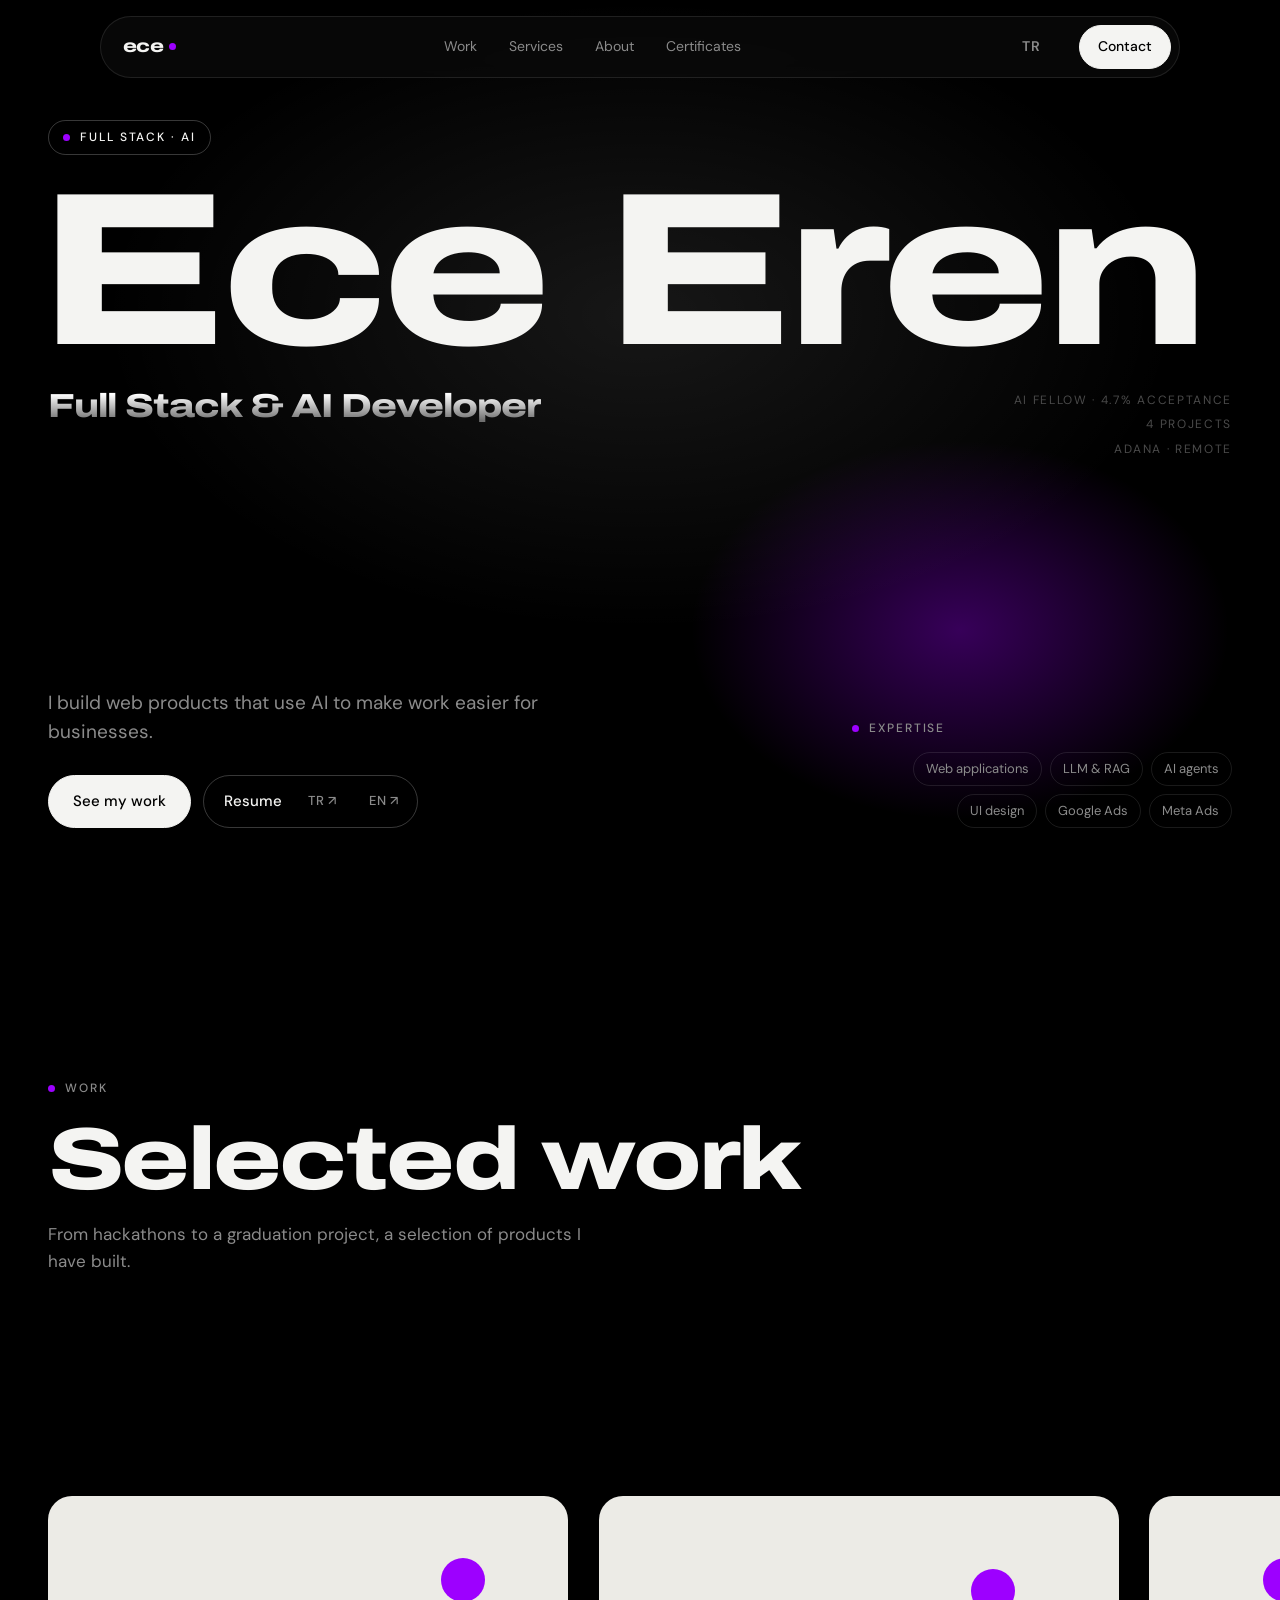
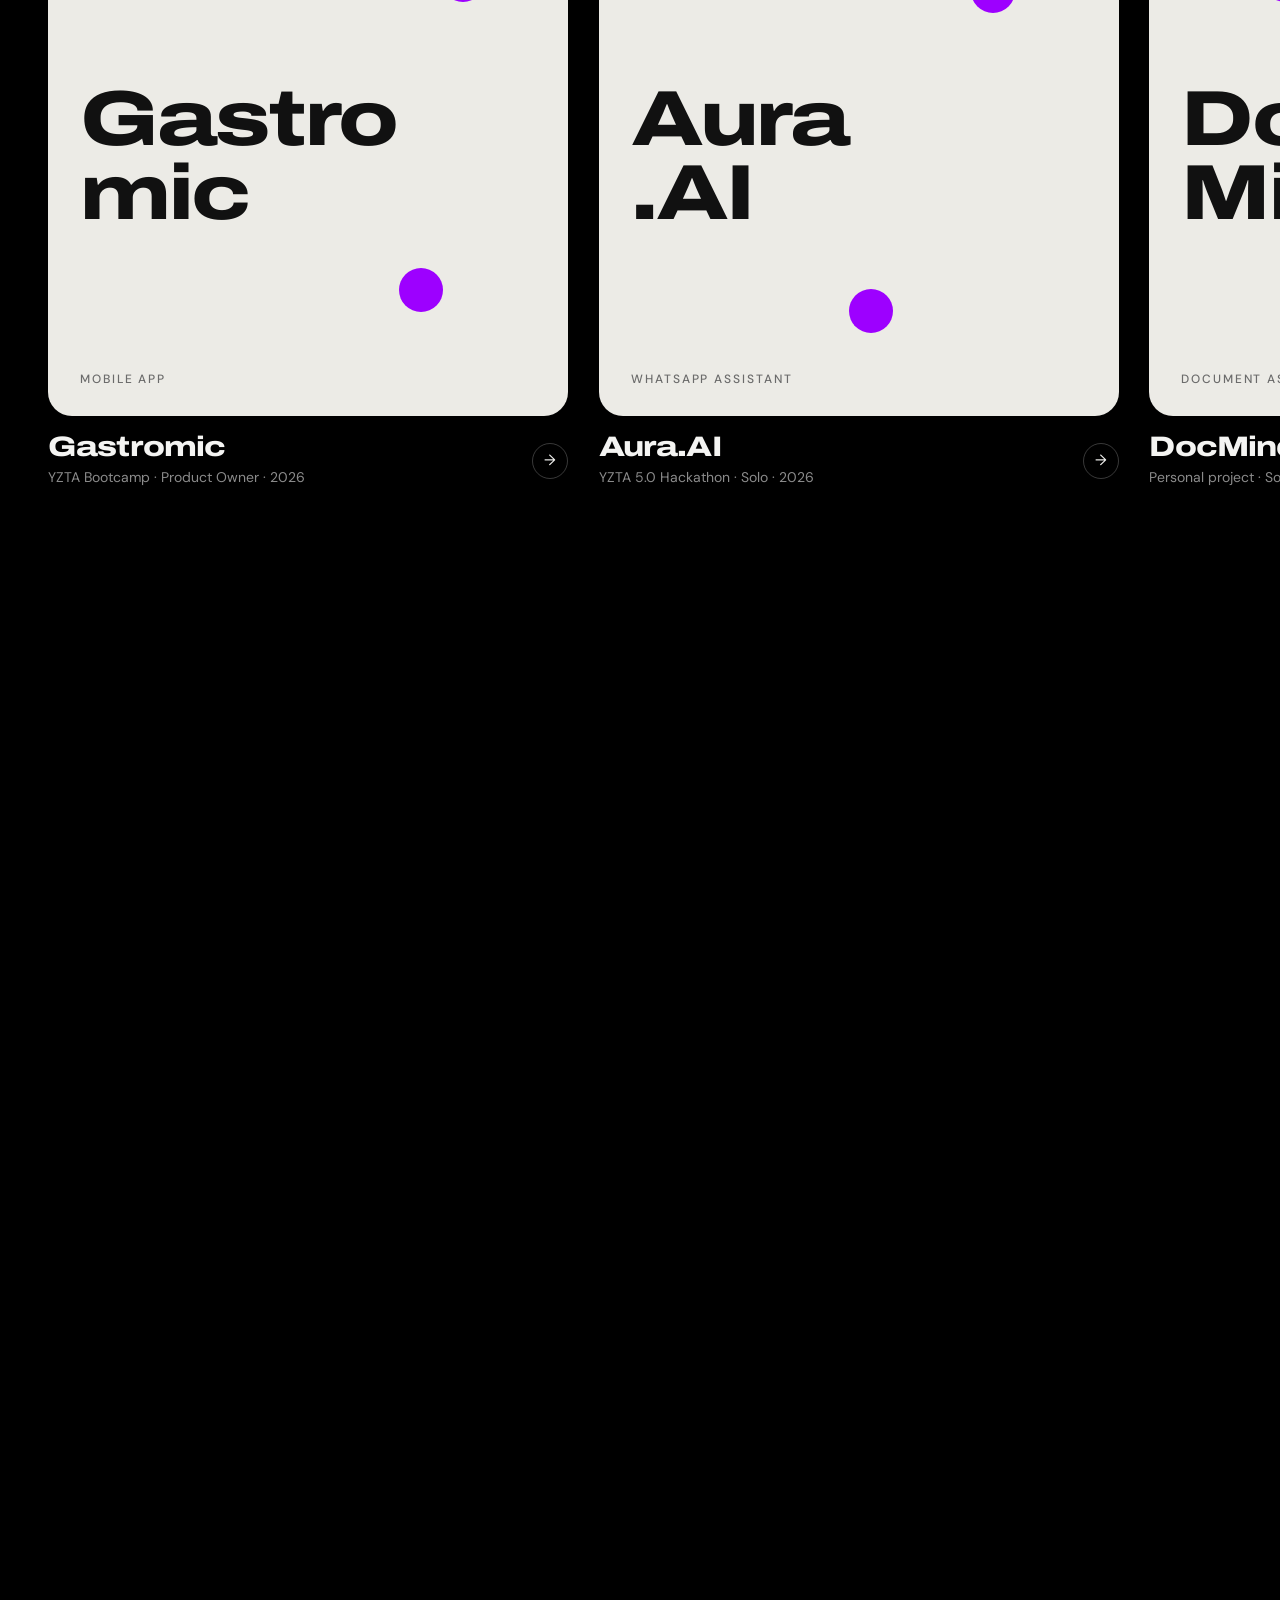
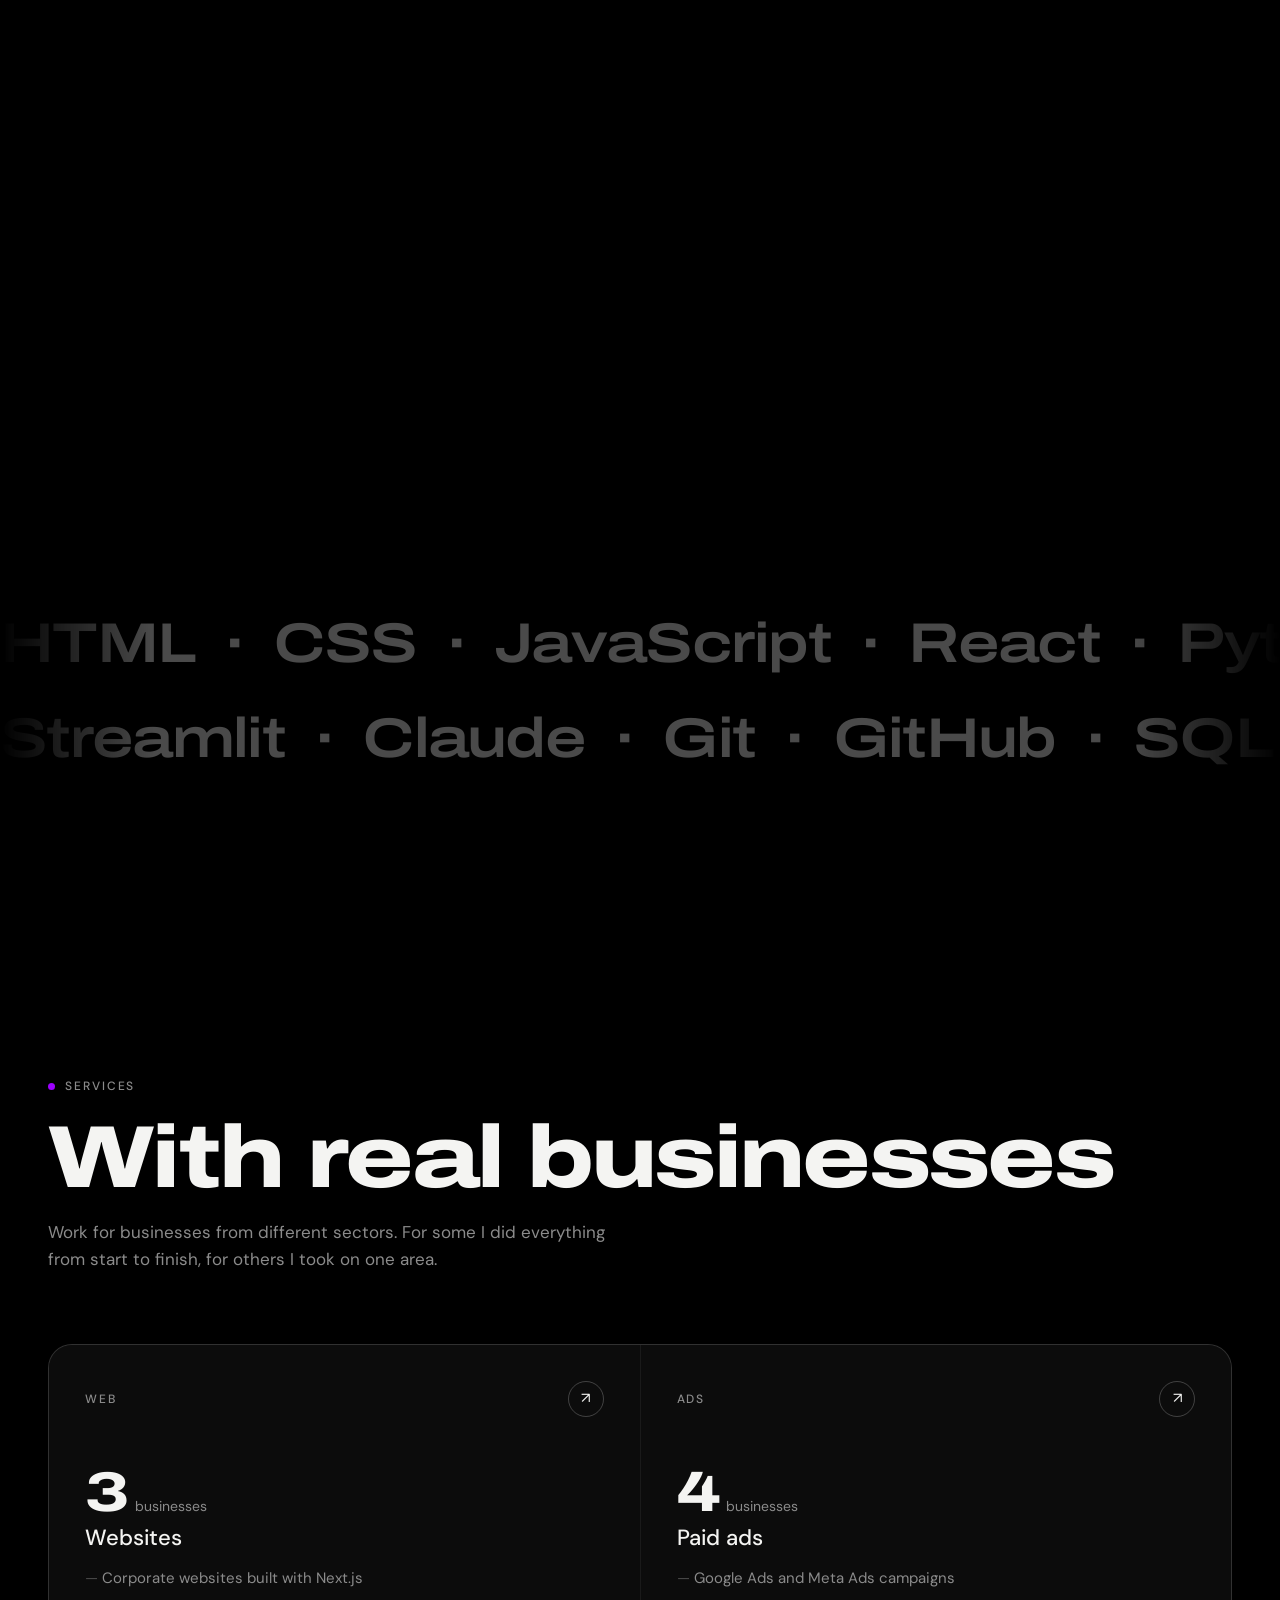
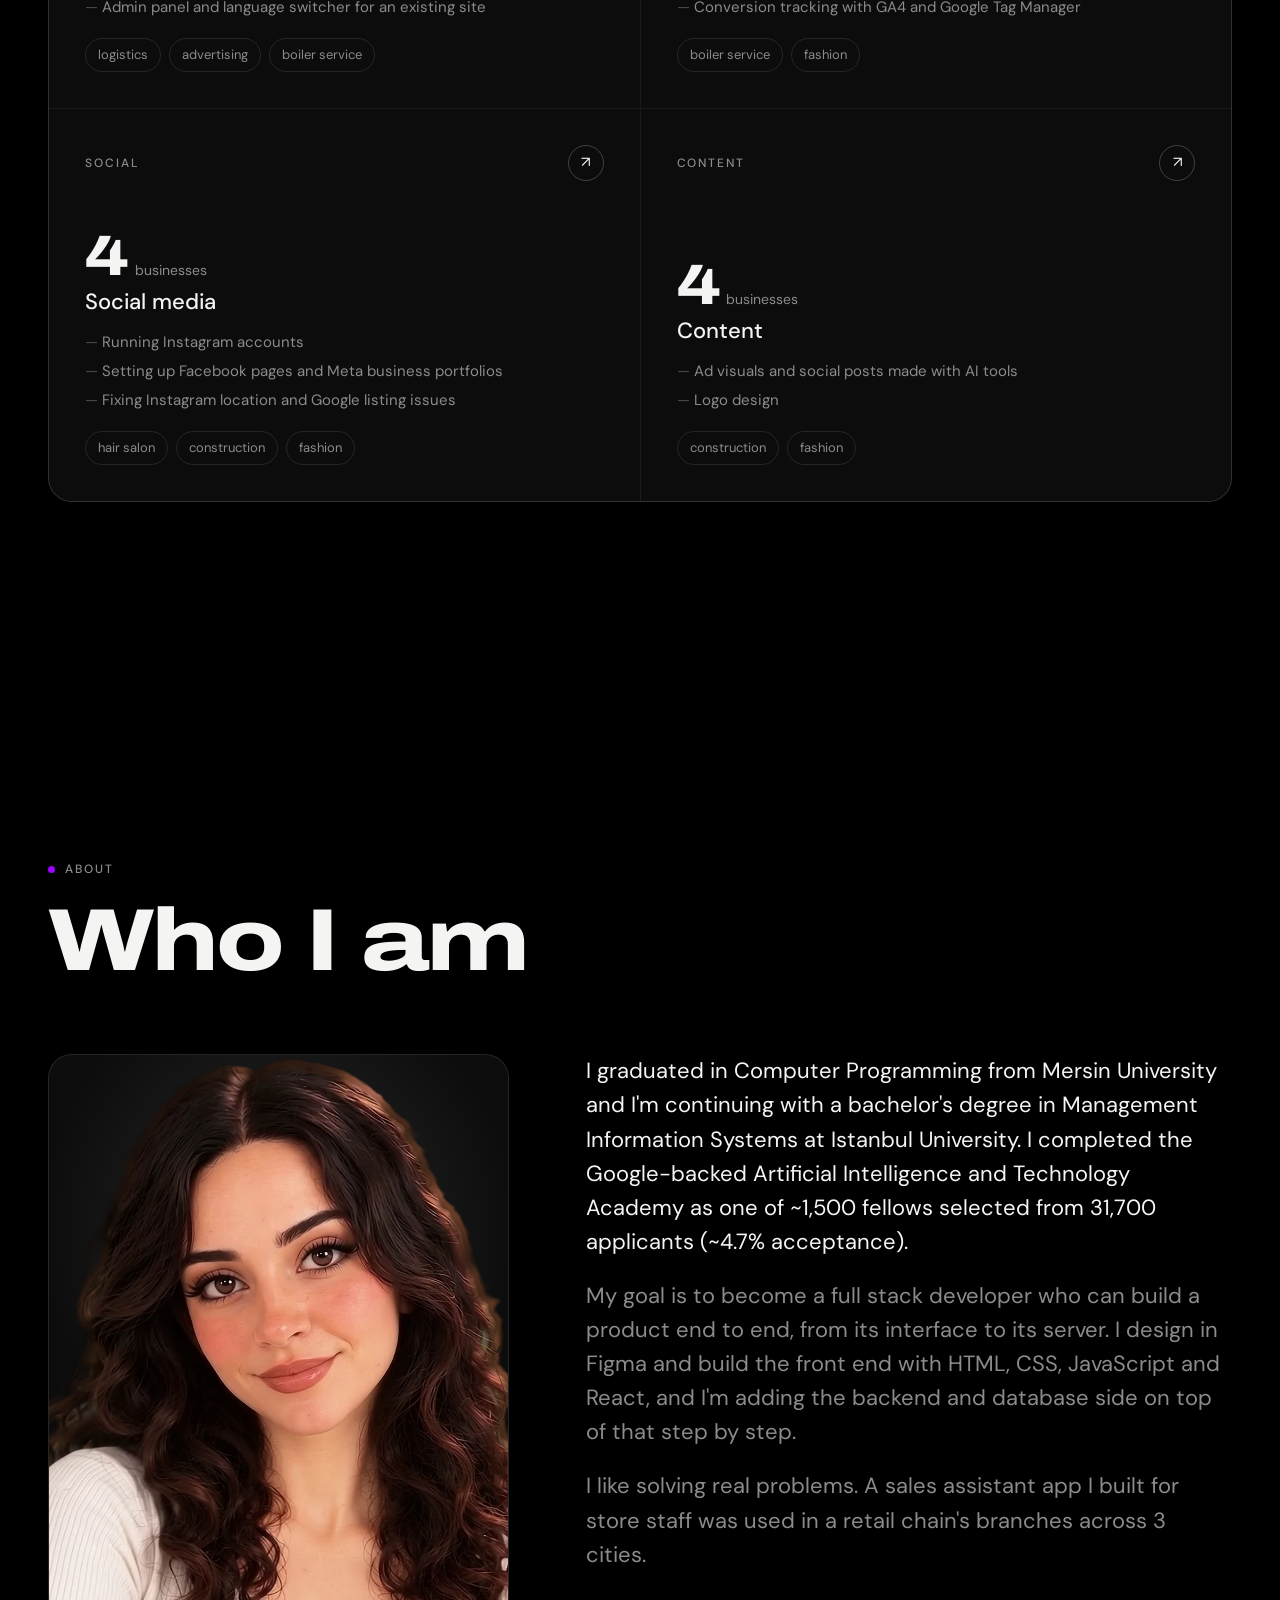
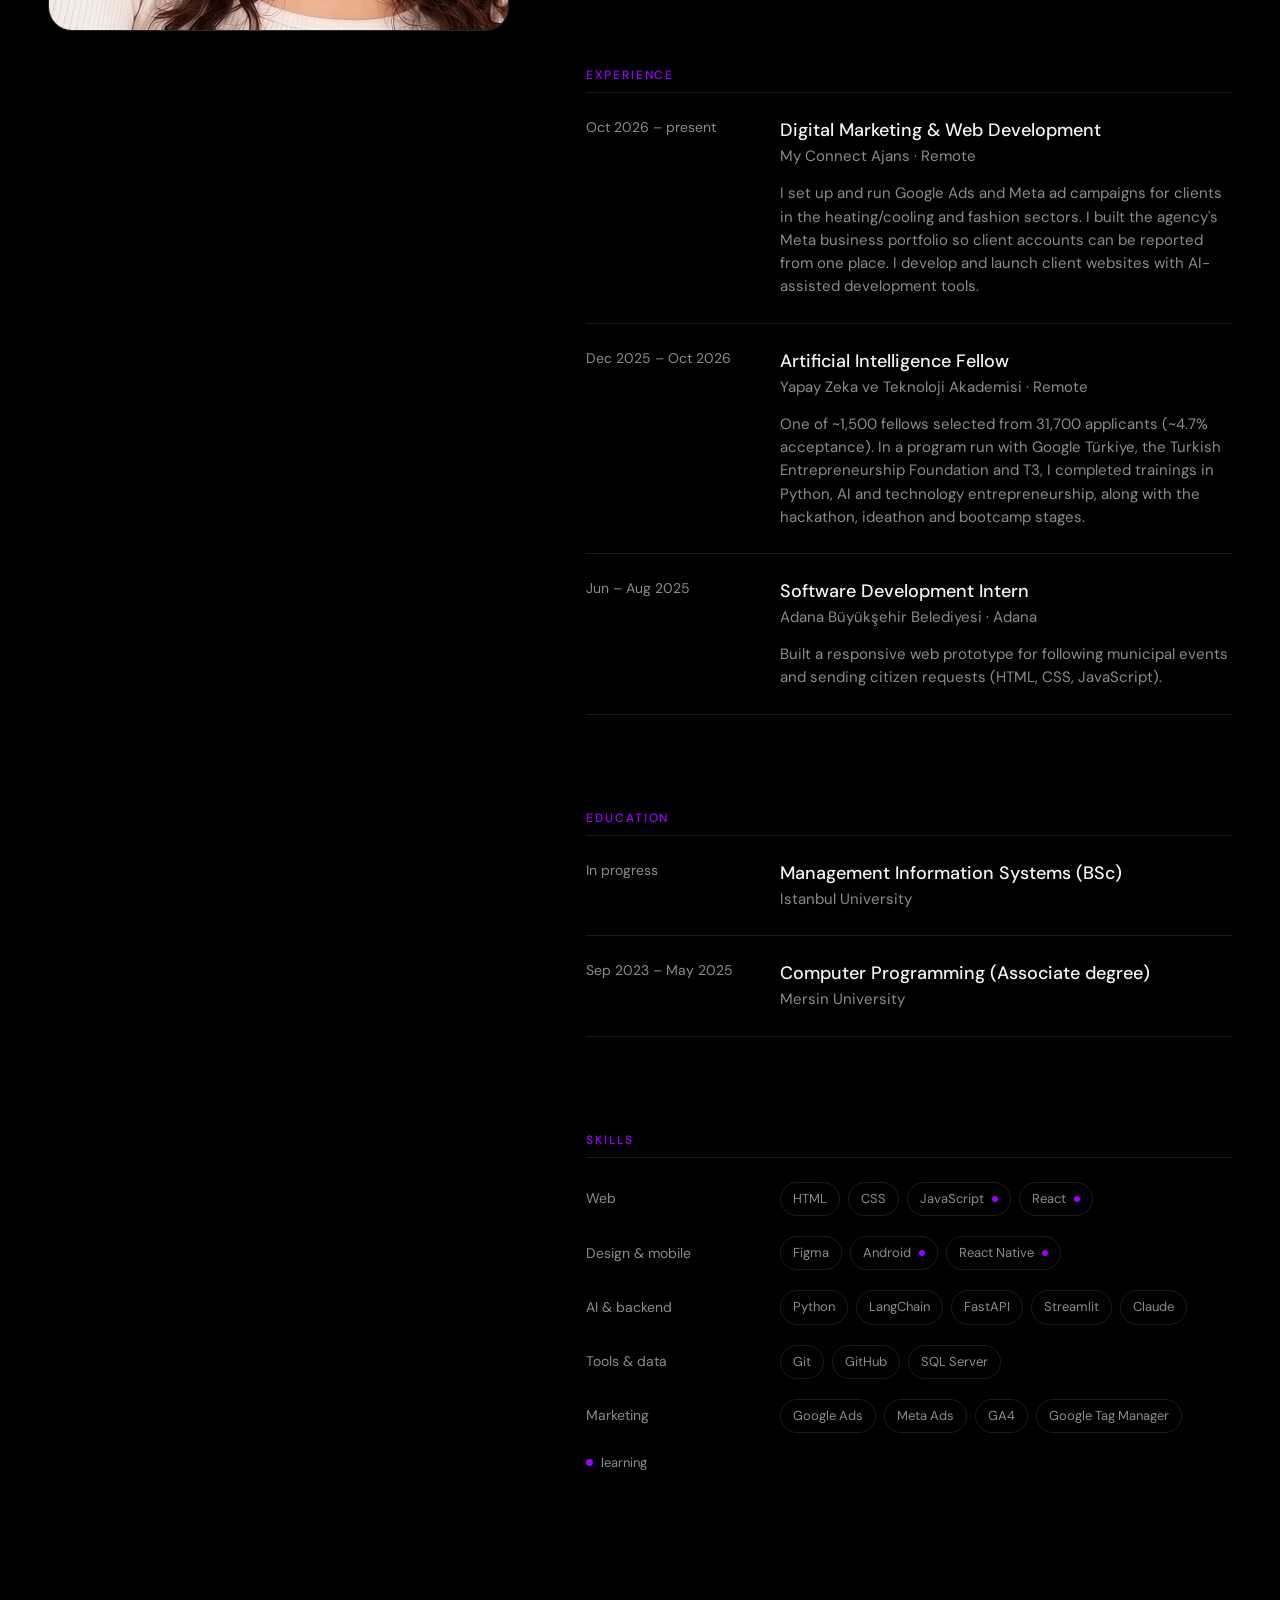
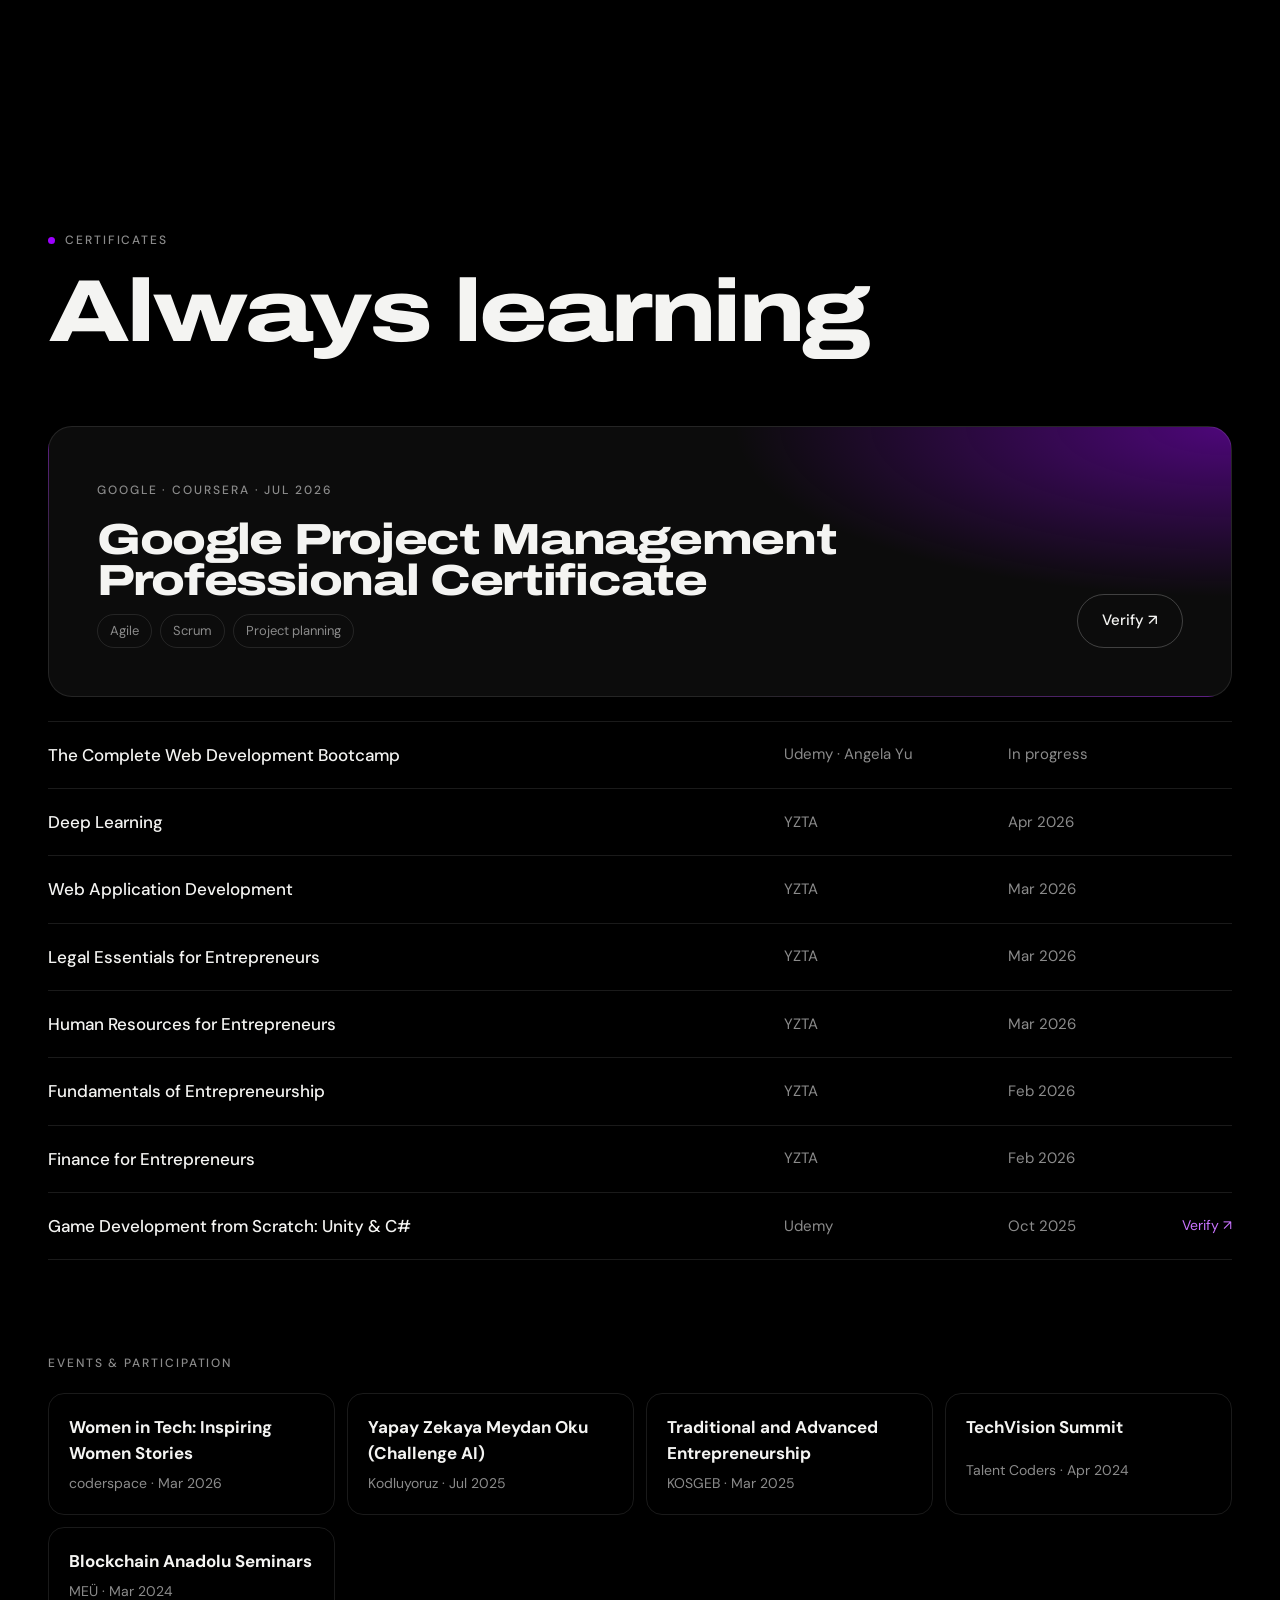
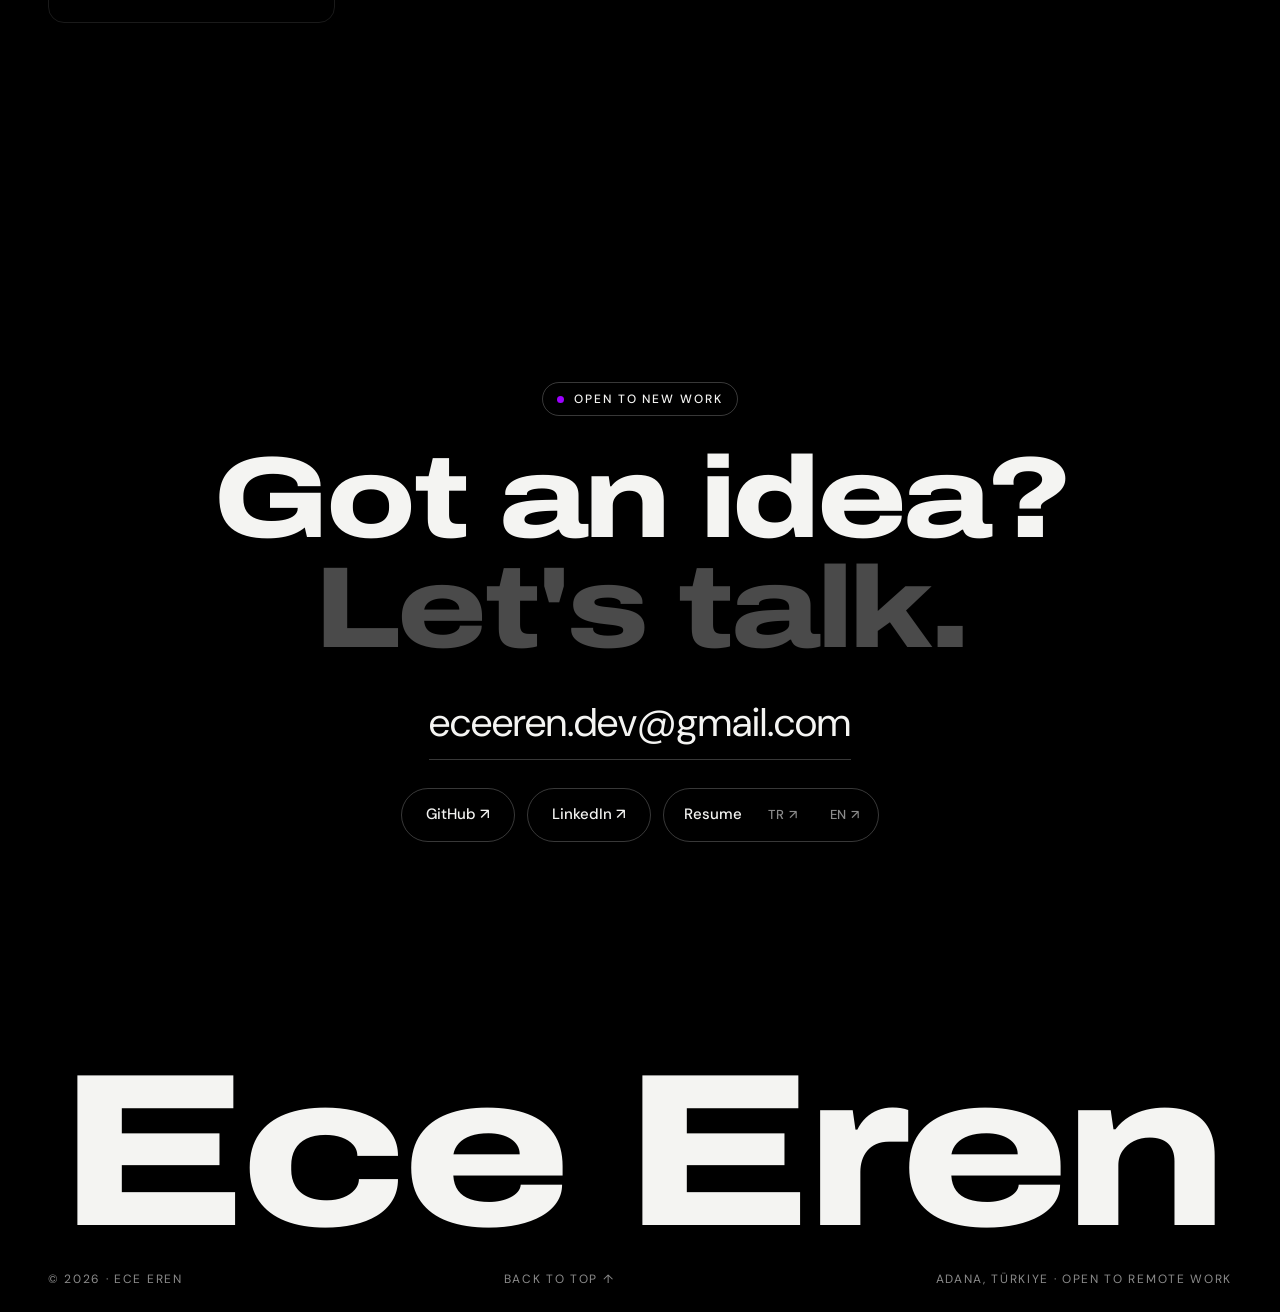
<file: en/index.html>
<!doctype html>
<html lang="en">
<head>
  <meta charset="UTF-8">
  <meta name="viewport" content="width=device-width, initial-scale=1">
  <title>Ece Eren — Full Stack &amp; AI Developer</title>
  <meta name="description" content="Ece Eren: full stack developer focused on AI. Projects, services, experience and contact.">
  <meta name="theme-color" content="#000000">
  <link rel="icon" href="/favicon.svg" type="image/svg+xml">
  <link rel="alternate" hreflang="tr" href="/">
  <link rel="alternate" hreflang="en" href="/en/">

  <link rel="preconnect" href="https://fonts.googleapis.com">
  <link rel="preconnect" href="https://fonts.gstatic.com" crossorigin>
  <link rel="stylesheet" href="https://fonts.googleapis.com/css2?family=Archivo:wdth,wght@125,600;125,800&family=DM+Sans:opsz,wght@9..40,400;9..40,500&display=swap">
  <link rel="stylesheet" href="/assets/css/style.css">
  <script src="/assets/js/cursor.js" defer></script>
</head>
<body>

  <!-- ===== NAVBAR ===== -->
  <header class="nav">
    <a class="nav__logo" href="/en/">ece<span class="dot"></span></a>
    <nav class="nav__links" aria-label="Main menu">
      <a href="#work">Work</a>
      <a href="#services">Services</a>
      <a href="#about">About</a>
      <a href="#certificates">Certificates</a>
    </nav>
    <a class="nav__lang" href="/" hreflang="tr" lang="tr" title="Türkçe'ye geç">TR</a>
    <a class="btn btn--solid" href="#contact">Contact</a>
  </header>

  <main>

    <!-- ===== HERO ===== -->
    <section class="hero">
      <span class="label label--pill rise"><span class="dot"></span>Full stack · AI</span>
      <h1 class="hero__name display rise rise--2" aria-label="Ece Eren"><span aria-hidden="true"><span class="ch">E</span><span class="ch">c</span><span class="ch">e</span> <span class="ch">E</span><span class="ch">r</span><span class="ch">e</span><span class="ch">n</span></span></h1>

      <div class="hero__sub rise rise--3">
        <p class="hero__title display fade-text">Full Stack &amp; AI Developer</p>
        <ul class="hero__meta">
          <li>AI fellow · 4.7% acceptance</li>
          <li>4 projects</li>
          <li>Adana · remote</li>
        </ul>
      </div>

      <div class="hero__bottom">
        <div class="hero__intro rise rise--4">
          <p class="hero__text">I build web products that use AI to make work easier for businesses.</p>
          <div class="btn-row">
            <a class="btn btn--solid" href="#work">See my work</a>
            <span class="cv-pick" role="group" aria-label="Resume language"><span class="cv-pick__label">Resume</span><a href="/assets/cv/Ece_Eren_CV_TR.pdf" target="_blank" rel="noopener" hreflang="tr" lang="tr" title="Türkçe">TR ↗</a><a href="/assets/cv/Ece_Eren_CV_EN.pdf" target="_blank" rel="noopener" hreflang="en" lang="en" title="English">EN ↗</a></span>
          </div>
        </div>

        <div class="expertise rise rise--4">
          <span class="label"><span class="dot"></span>Expertise</span>
          <div class="chips"><span class="chip">Web applications</span><span class="chip">LLM &amp; RAG</span><span class="chip">AI agents</span><span class="chip">UI design</span><span class="chip">Google Ads</span><span class="chip">Meta Ads</span></div>
        </div>
      </div>
    </section>

    <!-- ===== WORK ===== -->
    <section id="work" aria-labelledby="work-title">
      <div class="container work-head">
        <div class="section-head reveal">
          <span class="label"><span class="dot"></span>Work</span>
          <h2 id="work-title" class="display">Selected work</h2>
          <p>From hackathons to a graduation project, a selection of products I have built.</p>
        </div>
      </div>

      <div class="work">
        <div class="work__sticky">
          <div class="work__track">

            <a class="card" href="/en/projects/gastromic.html">
              <div class="card__media">
                <div class="card__type display" aria-hidden="true">
                  <span class="dot"></span><span class="dot"></span>
                  <span>Gastro<br>mic</span>
                  <span class="card__kind">Mobile app</span>
                </div>
              </div>
              <div class="card__info">
                <div>
                  <h3 class="card__title display">Gastromic</h3>
                  <p class="card__sub">YZTA Bootcamp · Product Owner · 2026</p>
                </div>
                <span class="arrow" aria-hidden="true">→</span>
              </div>
            </a>

            <a class="card" href="/en/projects/aura-ai.html">
              <div class="card__media">
                <div class="card__type display" aria-hidden="true">
                  <span class="dot"></span><span class="dot"></span>
                  <span>Aura<br>.AI</span>
                  <span class="card__kind">WhatsApp assistant</span>
                </div>
              </div>
              <div class="card__info">
                <div>
                  <h3 class="card__title display">Aura.AI</h3>
                  <p class="card__sub">YZTA 5.0 Hackathon · Solo · 2026</p>
                </div>
                <span class="arrow" aria-hidden="true">→</span>
              </div>
            </a>

            <a class="card" href="/en/projects/docmind-ai.html">
              <div class="card__media">
                <div class="card__type display" aria-hidden="true">
                  <span class="dot"></span><span class="dot"></span>
                  <span>Doc<br>Mind</span>
                  <span class="card__kind">Document assistant · RAG</span>
                </div>
              </div>
              <div class="card__info">
                <div>
                  <h3 class="card__title display">DocMind-AI</h3>
                  <p class="card__sub">Personal project · Solo · 2026</p>
                </div>
                <span class="arrow" aria-hidden="true">→</span>
              </div>
            </a>

            <a class="card" href="/en/projects/expotrack.html">
              <div class="card__media">
                <div class="card__type display" aria-hidden="true">
                  <span class="dot"></span><span class="dot"></span>
                  <span>Expo<br>Track</span>
                  <span class="card__kind">Web app</span>
                </div>
              </div>
              <div class="card__info">
                <div>
                  <h3 class="card__title display">ExpoTrack</h3>
                  <p class="card__sub">Graduation project · 2025</p>
                </div>
                <span class="arrow" aria-hidden="true">→</span>
              </div>
            </a>

          </div>
        </div>
      </div>
    </section>

    <!-- ===== TECH MARQUEE ===== -->
    <div class="marquee" aria-label="Technologies I use">
      <div class="marquee__track">
        <span>HTML</span><span>CSS</span><span>JavaScript</span><span>React</span><span>Python</span><span>FastAPI</span><span>LangChain</span><span>Figma</span>
        <span aria-hidden="true">HTML</span><span aria-hidden="true">CSS</span><span aria-hidden="true">JavaScript</span><span aria-hidden="true">React</span><span aria-hidden="true">Python</span><span aria-hidden="true">FastAPI</span><span aria-hidden="true">LangChain</span><span aria-hidden="true">Figma</span>
      </div>
      <div class="marquee__track marquee__track--reverse" aria-hidden="true">
        <span>Streamlit</span><span>Claude</span><span>Git</span><span>GitHub</span><span>SQL Server</span><span>Google Ads</span><span>Meta Ads</span><span>GA4</span>
        <span>Streamlit</span><span>Claude</span><span>Git</span><span>GitHub</span><span>SQL Server</span><span>Google Ads</span><span>Meta Ads</span><span>GA4</span>
      </div>
    </div>

    <!-- ===== SERVICES ===== -->
    <section id="services" class="section" aria-labelledby="services-title">
      <div class="container">
        <div class="section-head reveal">
          <span class="label"><span class="dot"></span>Services</span>
          <h2 id="services-title" class="display">With real businesses</h2>
          <p>Work for businesses from different sectors. For some I did everything from start to finish, for others I took on one area.</p>
        </div>

        <div class="services reveal">
          <a class="service" href="#contact">
            <div class="service__top">
              <span class="label">Web</span>
              <span class="arrow" aria-hidden="true">↗</span>
            </div>
            <div>
              <p class="service__count">3<small>businesses</small></p>
              <h3>Websites</h3>
              <ul>
                <li>Corporate websites built with Next.js</li>
                <li>Admin panel and language switcher for an existing site</li>
              </ul>
              <div class="chips"><span class="chip">logistics</span><span class="chip">advertising</span><span class="chip">boiler service</span></div>
            </div>
          </a>

          <a class="service" href="#contact">
            <div class="service__top">
              <span class="label">Ads</span>
              <span class="arrow" aria-hidden="true">↗</span>
            </div>
            <div>
              <p class="service__count">4<small>businesses</small></p>
              <h3>Paid ads</h3>
              <ul>
                <li>Google Ads and Meta Ads campaigns</li>
                <li>Conversion tracking with GA4 and Google Tag Manager</li>
              </ul>
              <div class="chips"><span class="chip">boiler service</span><span class="chip">fashion</span></div>
            </div>
          </a>

          <a class="service" href="#contact">
            <div class="service__top">
              <span class="label">Social</span>
              <span class="arrow" aria-hidden="true">↗</span>
            </div>
            <div>
              <p class="service__count">4<small>businesses</small></p>
              <h3>Social media</h3>
              <ul>
                <li>Running Instagram accounts</li>
                <li>Setting up Facebook pages and Meta business portfolios</li>
                <li>Fixing Instagram location and Google listing issues</li>
              </ul>
              <div class="chips"><span class="chip">hair salon</span><span class="chip">construction</span><span class="chip">fashion</span></div>
            </div>
          </a>

          <a class="service" href="#contact">
            <div class="service__top">
              <span class="label">Content</span>
              <span class="arrow" aria-hidden="true">↗</span>
            </div>
            <div>
              <p class="service__count">4<small>businesses</small></p>
              <h3>Content</h3>
              <ul>
                <li>Ad visuals and social posts made with AI tools</li>
                <li>Logo design</li>
              </ul>
              <div class="chips"><span class="chip">construction</span><span class="chip">fashion</span></div>
            </div>
          </a>
        </div>
      </div>
    </section>

    <!-- ===== ABOUT ===== -->
    <section id="about" class="section" aria-labelledby="about-title">
      <div class="container">
        <div class="section-head reveal">
          <span class="label"><span class="dot"></span>About</span>
          <h2 id="about-title" class="display">Who I am</h2>
        </div>

        <div class="about">
          <div class="about__portrait">
            <img src="/assets/img/portrait.webp" alt="Illustrated portrait of Ece Eren" loading="lazy">
          </div>

          <div>
            <div class="story reveal">
              <p>I graduated in Computer Programming from Mersin University and I'm continuing with a bachelor's degree in Management Information Systems at Istanbul University. I completed the Google-backed Artificial Intelligence and Technology Academy as one of ~1,500 fellows selected from 31,700 applicants (~4.7% acceptance).</p>
              <p>My goal is to become a full stack developer who can build a product end to end, from its interface to its server. I design in Figma and build the front end with HTML, CSS, JavaScript and React, and I'm adding the backend and database side on top of that step by step.</p>
              <p>I like solving real problems. A sales assistant app I built for store staff was used in a retail chain's branches across 3 cities.</p>
            </div>

            <div class="block reveal">
              <h3 class="label">Experience</h3>
              <div class="rows">
                <div class="row">
                  <span class="row__time">Oct 2026 – present</span>
                  <div><p class="row__title">Digital Marketing &amp; Web Development</p><p class="row__org">My Connect Ajans · Remote</p></div>
                  <p class="row__desc">I set up and run Google Ads and Meta ad campaigns for clients in the heating/cooling and fashion sectors. I built the agency's Meta business portfolio so client accounts can be reported from one place. I develop and launch client websites with AI-assisted development tools.</p>
                </div>
                <div class="row">
                  <span class="row__time">Dec 2025 – Oct 2026</span>
                  <div><p class="row__title">Artificial Intelligence Fellow</p><p class="row__org">Yapay Zeka ve Teknoloji Akademisi · Remote</p></div>
                  <p class="row__desc">One of ~1,500 fellows selected from 31,700 applicants (~4.7% acceptance). In a program run with Google Türkiye, the Turkish Entrepreneurship Foundation and T3, I completed trainings in Python, AI and technology entrepreneurship, along with the hackathon, ideathon and bootcamp stages.</p>
                </div>
                <div class="row">
                  <span class="row__time">Jun – Aug 2025</span>
                  <div><p class="row__title">Software Development Intern</p><p class="row__org">Adana Büyükşehir Belediyesi · Adana</p></div>
                  <p class="row__desc">Built a responsive web prototype for following municipal events and sending citizen requests (HTML, CSS, JavaScript).</p>
                </div>
              </div>
            </div>

            <div class="block reveal">
              <h3 class="label">Education</h3>
              <div class="rows">
                <div class="row">
                  <span class="row__time">In progress</span>
                  <div><p class="row__title">Management Information Systems (BSc)</p><p class="row__org">Istanbul University</p></div>
                </div>
                <div class="row">
                  <span class="row__time">Sep 2023 – May 2025</span>
                  <div><p class="row__title">Computer Programming (Associate degree)</p><p class="row__org">Mersin University</p></div>
                </div>
              </div>
            </div>

            <div class="block reveal">
              <h3 class="label">Skills</h3>
              <div class="skills">
                <div class="skills__group"><span>Web</span><div class="chips"><span class="chip">HTML</span><span class="chip">CSS</span><span class="chip chip--learning">JavaScript</span><span class="chip chip--learning">React</span></div></div>
                <div class="skills__group"><span>Design &amp; mobile</span><div class="chips"><span class="chip">Figma</span><span class="chip chip--learning">Android</span><span class="chip chip--learning">React Native</span></div></div>
                <div class="skills__group"><span>AI &amp; backend</span><div class="chips"><span class="chip">Python</span><span class="chip">LangChain</span><span class="chip">FastAPI</span><span class="chip">Streamlit</span><span class="chip">Claude</span></div></div>
                <div class="skills__group"><span>Tools &amp; data</span><div class="chips"><span class="chip">Git</span><span class="chip">GitHub</span><span class="chip">SQL Server</span></div></div>
                <div class="skills__group"><span>Marketing</span><div class="chips"><span class="chip">Google Ads</span><span class="chip">Meta Ads</span><span class="chip">GA4</span><span class="chip">Google Tag Manager</span></div></div>
                <p class="skills__note"><span class="dot"></span>learning</p>
              </div>
            </div>
          </div>
        </div>
      </div>
    </section>

    <!-- ===== CERTIFICATES ===== -->
    <section id="certificates" class="section" aria-labelledby="certificates-title">
      <div class="container">
        <div class="section-head reveal">
          <span class="label"><span class="dot"></span>Certificates</span>
          <h2 id="certificates-title" class="display">Always learning</h2>
        </div>

        <article class="featured reveal">
          <div>
            <span class="label">Google · Coursera · Jul 2026</span>
            <h3 class="display">Google Project Management Professional Certificate</h3>
            <div class="chips"><span class="chip">Agile</span><span class="chip">Scrum</span><span class="chip">Project planning</span></div>
          </div>
          <a class="btn" href="https://www.coursera.org/account/accomplishments/specialization/FNIEBU8DW3OX" target="_blank" rel="noopener">Verify ↗</a>
        </article>

        <div class="certs reveal">
          <div class="cert"><span class="cert__title">The Complete Web Development Bootcamp</span><span class="cert__issuer">Udemy · Angela Yu</span><span class="cert__date">In progress</span><span></span></div>
          <div class="cert"><span class="cert__title">Deep Learning</span><span class="cert__issuer">YZTA</span><span class="cert__date">Apr 2026</span><span></span></div>
          <div class="cert"><span class="cert__title">Web Application Development</span><span class="cert__issuer">YZTA</span><span class="cert__date">Mar 2026</span><span></span></div>
          <div class="cert"><span class="cert__title">Legal Essentials for Entrepreneurs</span><span class="cert__issuer">YZTA</span><span class="cert__date">Mar 2026</span><span></span></div>
          <div class="cert"><span class="cert__title">Human Resources for Entrepreneurs</span><span class="cert__issuer">YZTA</span><span class="cert__date">Mar 2026</span><span></span></div>
          <div class="cert"><span class="cert__title">Fundamentals of Entrepreneurship</span><span class="cert__issuer">YZTA</span><span class="cert__date">Feb 2026</span><span></span></div>
          <div class="cert"><span class="cert__title">Finance for Entrepreneurs</span><span class="cert__issuer">YZTA</span><span class="cert__date">Feb 2026</span><span></span></div>
          <div class="cert"><span class="cert__title">Game Development from Scratch: Unity &amp; C#</span><span class="cert__issuer">Udemy</span><span class="cert__date">Oct 2025</span><a href="https://www.udemy.com/certificate/UC-e2d40ee0-10ef-4b08-bf95-795d904fab28/" target="_blank" rel="noopener">Verify ↗</a></div>
        </div>

        <div class="block reveal">
          <h3 class="label" style="margin-bottom: 20px;">Events &amp; participation</h3>
          <div class="events">
            <div class="event"><strong>Women in Tech: Inspiring Women Stories</strong><span>coderspace · Mar 2026</span></div>
            <div class="event"><strong>Yapay Zekaya Meydan Oku (Challenge AI)</strong><span>Kodluyoruz · Jul 2025</span></div>
            <div class="event"><strong>Traditional and Advanced Entrepreneurship</strong><span>KOSGEB · Mar 2025</span></div>
            <div class="event"><strong>TechVision Summit</strong><span>Talent Coders · Apr 2024</span></div>
            <div class="event"><strong>Blockchain Anadolu Seminars</strong><span>MEÜ · Mar 2024</span></div>
          </div>
        </div>
      </div>
    </section>

    <!-- ===== CONTACT ===== -->
    <section id="contact" class="section" aria-labelledby="contact-title">
      <div class="container contact reveal">
        <span class="label label--pill"><span class="dot"></span>Open to new work</span>
        <h2 id="contact-title" class="display">Got an idea?<span class="fade"> Let's talk.</span></h2>
        <a class="contact__mail" href="mailto:eceeren.dev@gmail.com">eceeren.dev@gmail.com</a>
        <div class="btn-row" style="justify-content: center;">
          <a class="btn" href="https://github.com/erenece" target="_blank" rel="noopener">GitHub ↗</a>
          <a class="btn" href="https://www.linkedin.com/in/ece-eren-7806ab247" target="_blank" rel="noopener">LinkedIn ↗</a>
          <span class="cv-pick" role="group" aria-label="Resume language"><span class="cv-pick__label">Resume</span><a href="/assets/cv/Ece_Eren_CV_TR.pdf" target="_blank" rel="noopener" hreflang="tr" lang="tr" title="Türkçe">TR ↗</a><a href="/assets/cv/Ece_Eren_CV_EN.pdf" target="_blank" rel="noopener" hreflang="en" lang="en" title="English">EN ↗</a></span>
        </div>
      </div>
    </section>

  </main>

  <!-- ===== FOOTER ===== -->
  <footer class="footer">
    <p class="footer__mark display" aria-hidden="true">Ece Eren</p>
    <div class="footer__meta">
      <span>© 2026 · Ece Eren</span>
      <a href="#">Back to top ↑</a>
      <span>Adana, Türkiye · open to remote work</span>
    </div>
  </footer>

</body>
</html>
</file>
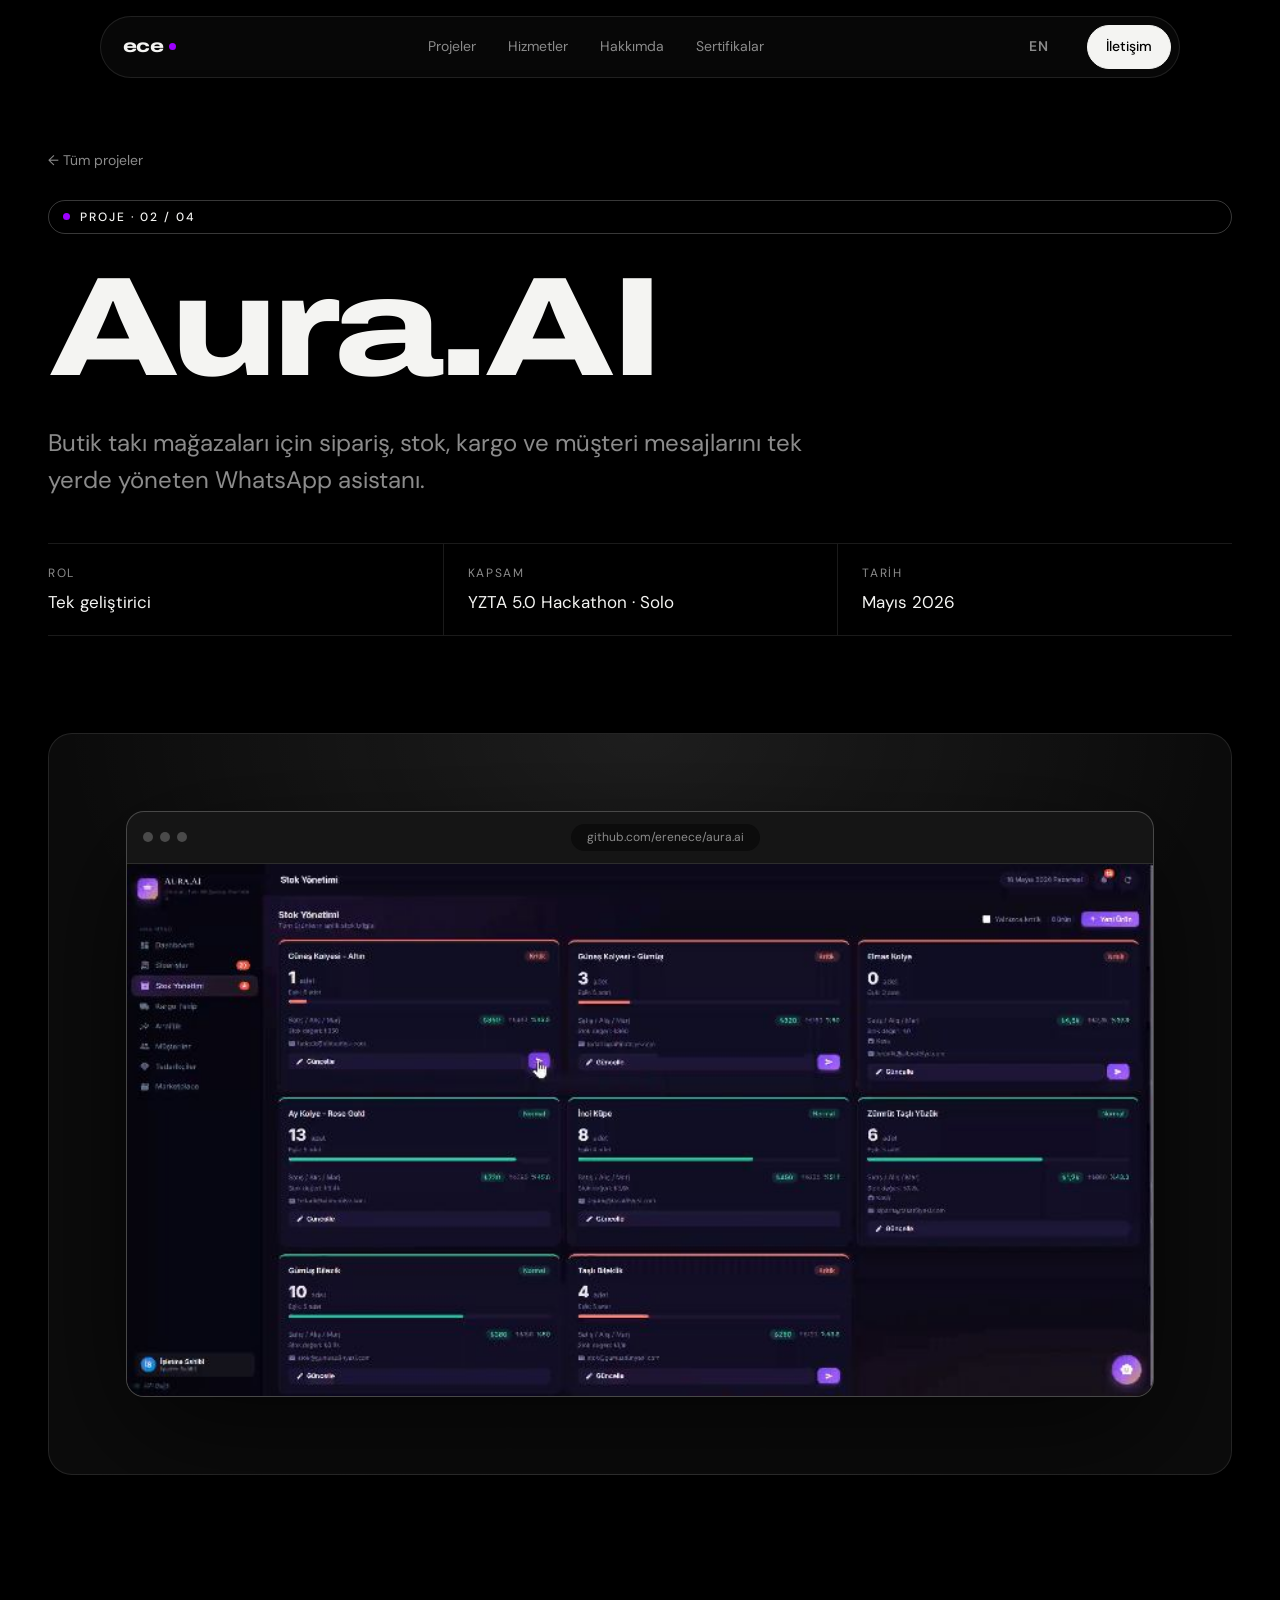
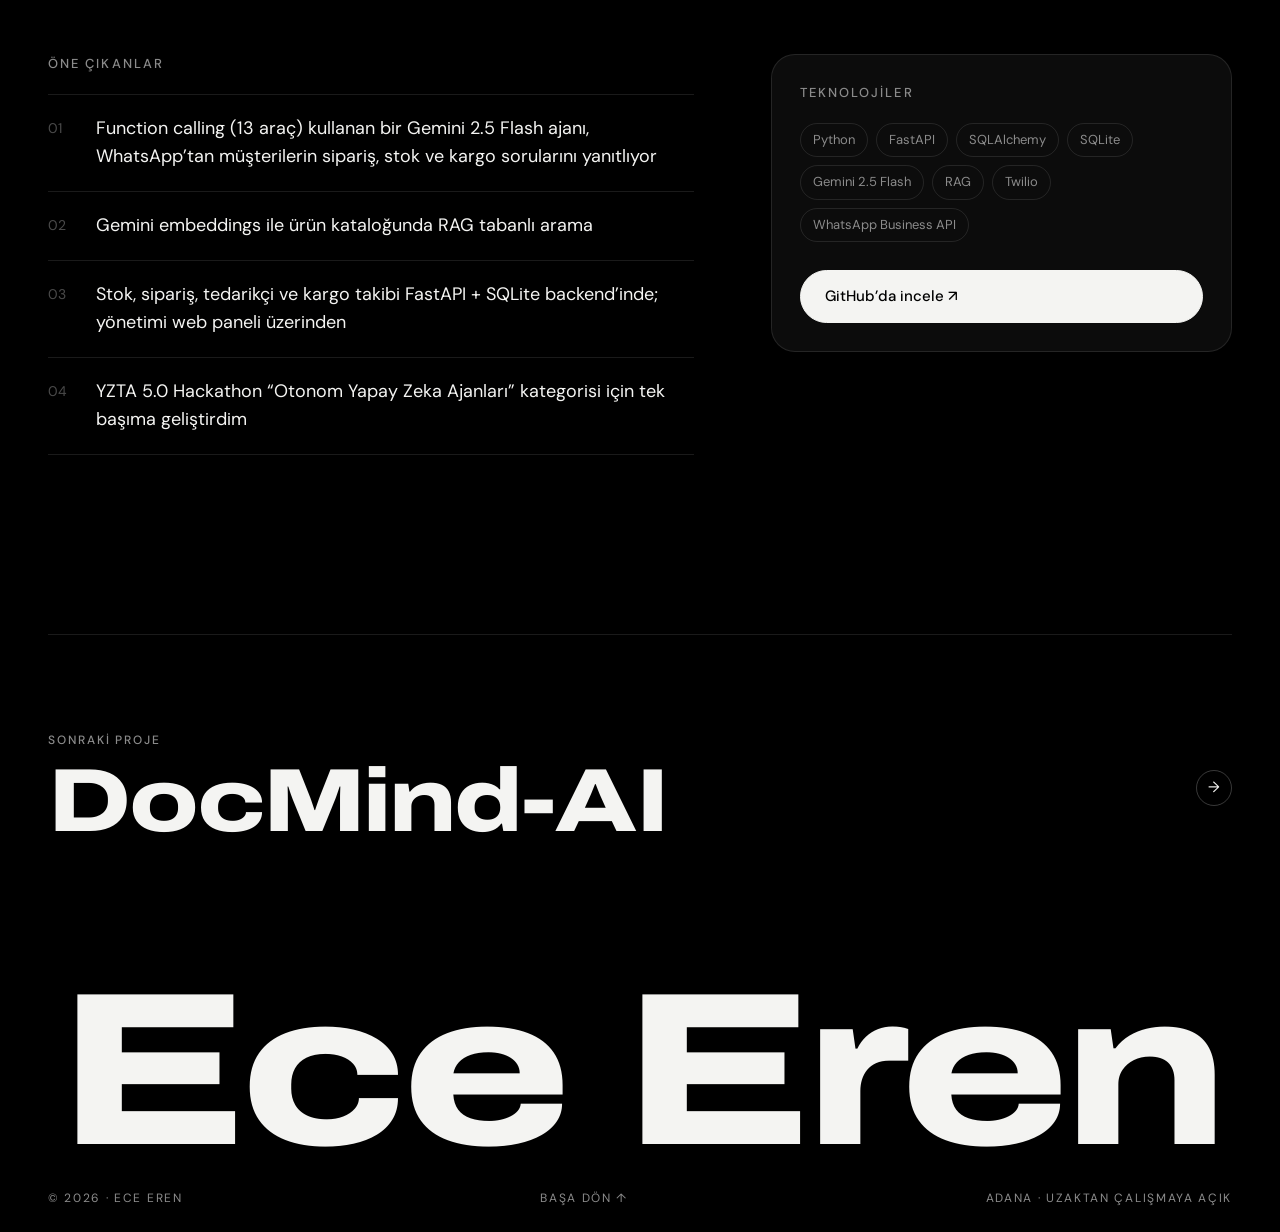
<file: projeler/aura-ai.html>
<!doctype html>
<html lang="tr">
<head>
  <meta charset="UTF-8">
  <meta name="viewport" content="width=device-width, initial-scale=1">
  <title>Aura.AI — Ece Eren</title>
  <meta name="description" content="Butik takı mağazaları için sipariş, stok, kargo ve müşteri mesajlarını tek yerde yöneten WhatsApp asistanı.">
  <meta name="theme-color" content="#000000">
  <link rel="icon" href="/favicon.svg" type="image/svg+xml">
  <link rel="alternate" hreflang="tr" href="/projeler/aura-ai.html">
  <link rel="alternate" hreflang="en" href="/en/projects/aura-ai.html">

  <link rel="preconnect" href="https://fonts.googleapis.com">
  <link rel="preconnect" href="https://fonts.gstatic.com" crossorigin>
  <link rel="stylesheet" href="https://fonts.googleapis.com/css2?family=Archivo:wdth,wght@125,600;125,800&family=DM+Sans:opsz,wght@9..40,400;9..40,500&display=swap">
  <link rel="stylesheet" href="/assets/css/style.css">
  <script src="/assets/js/cursor.js" defer></script>
</head>
<body>

  <!-- ===== NAVBAR ===== -->
  <header class="nav">
    <a class="nav__logo" href="/">ece<span class="dot"></span></a>
    <nav class="nav__links" aria-label="Ana menü">
      <a href="/#projeler">Projeler</a>
      <a href="/#hizmetler">Hizmetler</a>
      <a href="/#hakkimda">Hakkımda</a>
      <a href="/#sertifikalar">Sertifikalar</a>
    </nav>
    <a class="nav__lang" href="/en/projects/aura-ai.html" hreflang="en" lang="en" title="Switch to English">EN</a>
    <a class="btn btn--solid" href="/#iletisim">İletişim</a>
  </header>

  <main class="container">

    <!-- ===== BAŞLIK ===== -->
    <section class="project-hero">
      <a class="back rise" href="/#projeler">← Tüm projeler</a>
      <span class="label label--pill rise"><span class="dot"></span>Proje · 02 / 04</span>
      <h1 class="display rise rise--2">Aura.AI</h1>
      <p class="project-hero__summary rise rise--3">Butik takı mağazaları için sipariş, stok, kargo ve müşteri mesajlarını tek yerde yöneten WhatsApp asistanı.</p>
      <dl class="meta rise rise--4">
        <div><dt>Rol</dt><dd>Tek geliştirici</dd></div>
        <div><dt>Kapsam</dt><dd>YZTA 5.0 Hackathon · Solo</dd></div>
        <div><dt>Tarih</dt><dd>Mayıs 2026</dd></div>
      </dl>
    </section>

    <!-- ===== GÖRSEL / VİDEO ===== -->
    <section class="reveal">
        <div class="stage">
          <div class="browser">
            <div class="browser__bar"><i></i><i></i><i></i><span class="browser__url">github.com/erenece/aura.ai</span></div>
            <video autoplay muted loop playsinline preload="metadata" poster="/assets/img/aura-ai.jpg" aria-label="Aura.AI demo">
              <source src="/assets/video/aura-ai.mp4" type="video/mp4">
              Tarayıcın bu videoyu oynatamıyor.
            </video>
          </div>
        </div>
    </section>

    <!-- ===== DETAYLAR ===== -->
    <section class="section details">
      <div class="reveal">
        <h2>Öne çıkanlar</h2>
        <ol class="highlights">
              <li>Function calling (13 araç) kullanan bir Gemini 2.5 Flash ajanı, WhatsApp’tan müşterilerin sipariş, stok ve kargo sorularını yanıtlıyor</li>
              <li>Gemini embeddings ile ürün kataloğunda RAG tabanlı arama</li>
              <li>Stok, sipariş, tedarikçi ve kargo takibi FastAPI + SQLite backend’inde; yönetimi web paneli üzerinden</li>
              <li>YZTA 5.0 Hackathon “Otonom Yapay Zeka Ajanları” kategorisi için tek başıma geliştirdim</li>
        </ol>
      </div>
      <aside class="side reveal">
        <div>
          <h2>Teknolojiler</h2>
          <div class="chips"><span class="chip">Python</span><span class="chip">FastAPI</span><span class="chip">SQLAlchemy</span><span class="chip">SQLite</span><span class="chip">Gemini 2.5 Flash</span><span class="chip">RAG</span><span class="chip">Twilio</span><span class="chip">WhatsApp Business API</span></div>
        </div>
        <a class="btn btn--solid" href="https://github.com/erenece/aura.ai" target="_blank" rel="noopener">GitHub’da incele ↗</a>
      </aside>
    </section>

    <!-- ===== SONRAKİ PROJE ===== -->
    <a class="next" href="/projeler/docmind-ai.html">
      <div>
        <span class="label">Sonraki proje</span>
        <strong class="display">DocMind-AI</strong>
      </div>
      <span class="arrow" aria-hidden="true">→</span>
    </a>

  </main>

  <!-- ===== FOOTER ===== -->
  <footer class="footer">
    <p class="footer__mark display" aria-hidden="true">Ece Eren</p>
    <div class="footer__meta">
      <span>© 2026 · Ece Eren</span>
      <a href="#">Başa dön ↑</a>
      <span>Adana · uzaktan çalışmaya açık</span>
    </div>
  </footer>

</body>
</html>
</file>
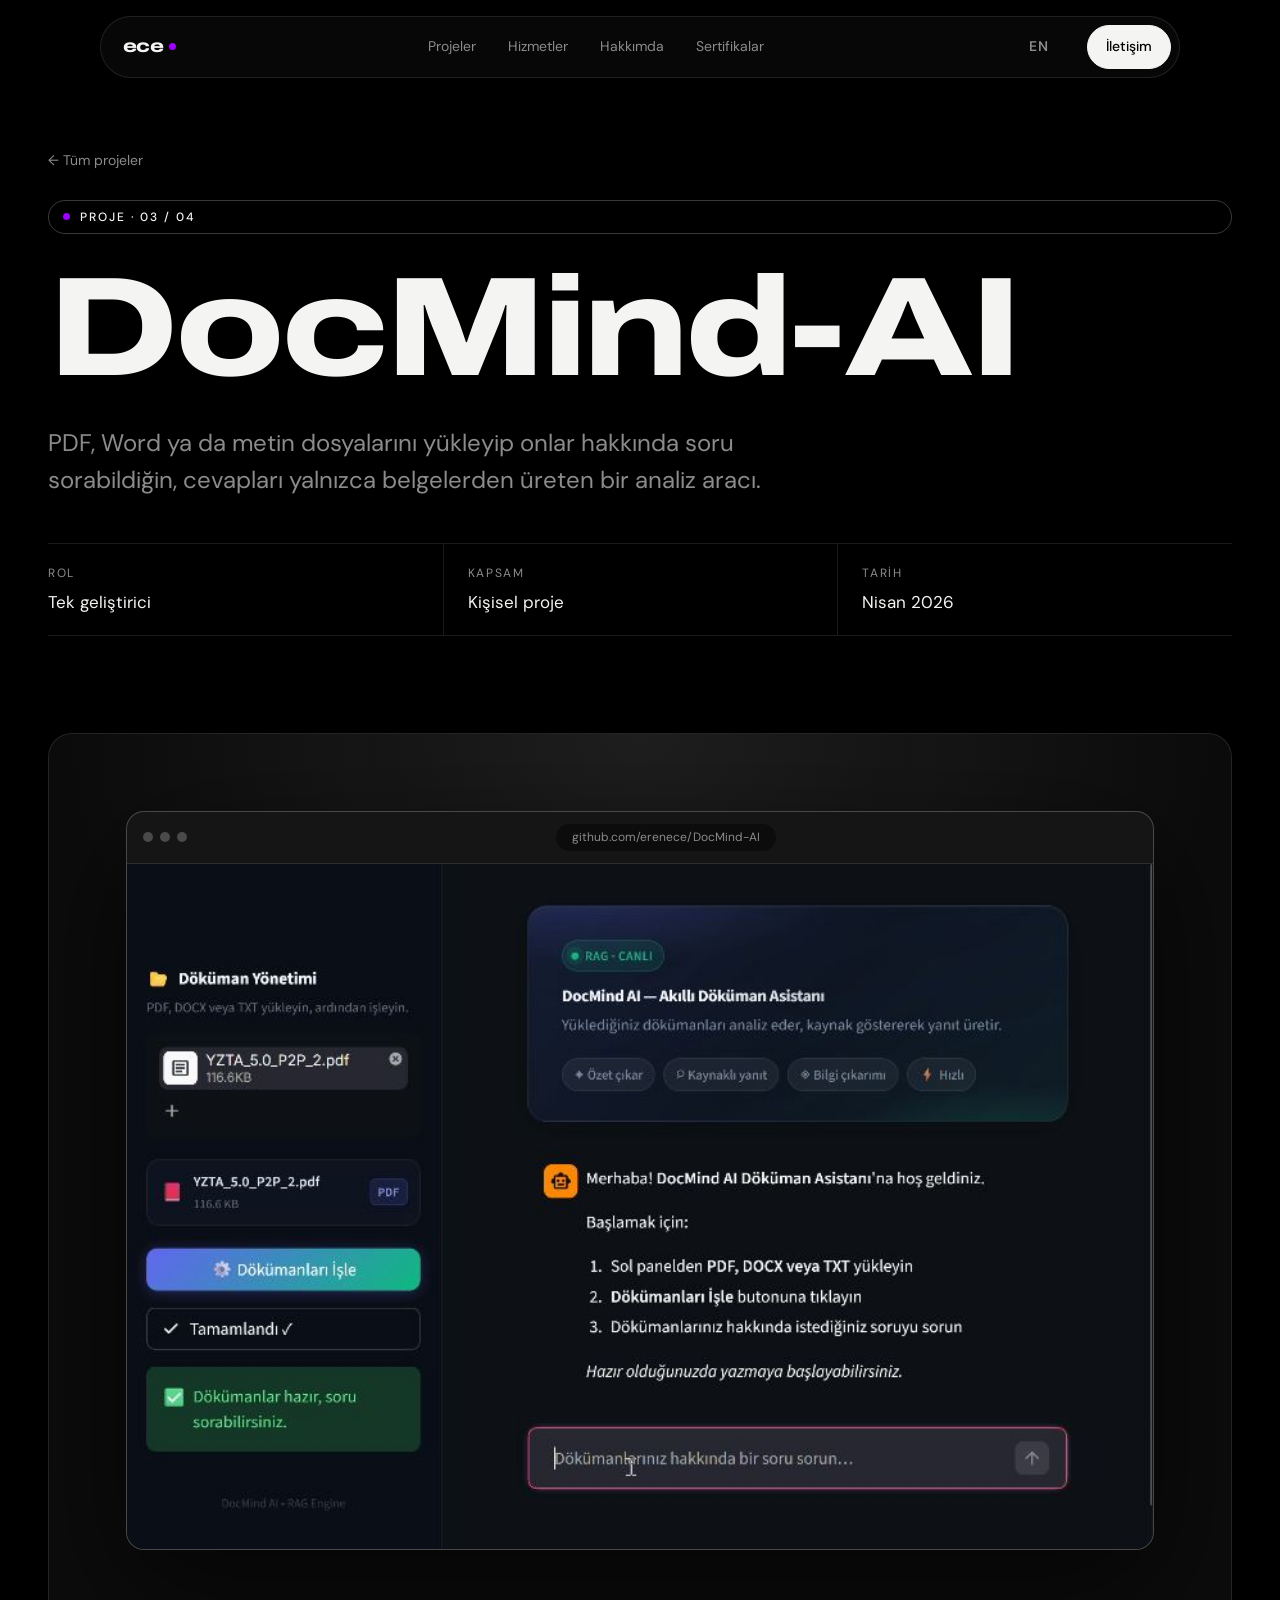
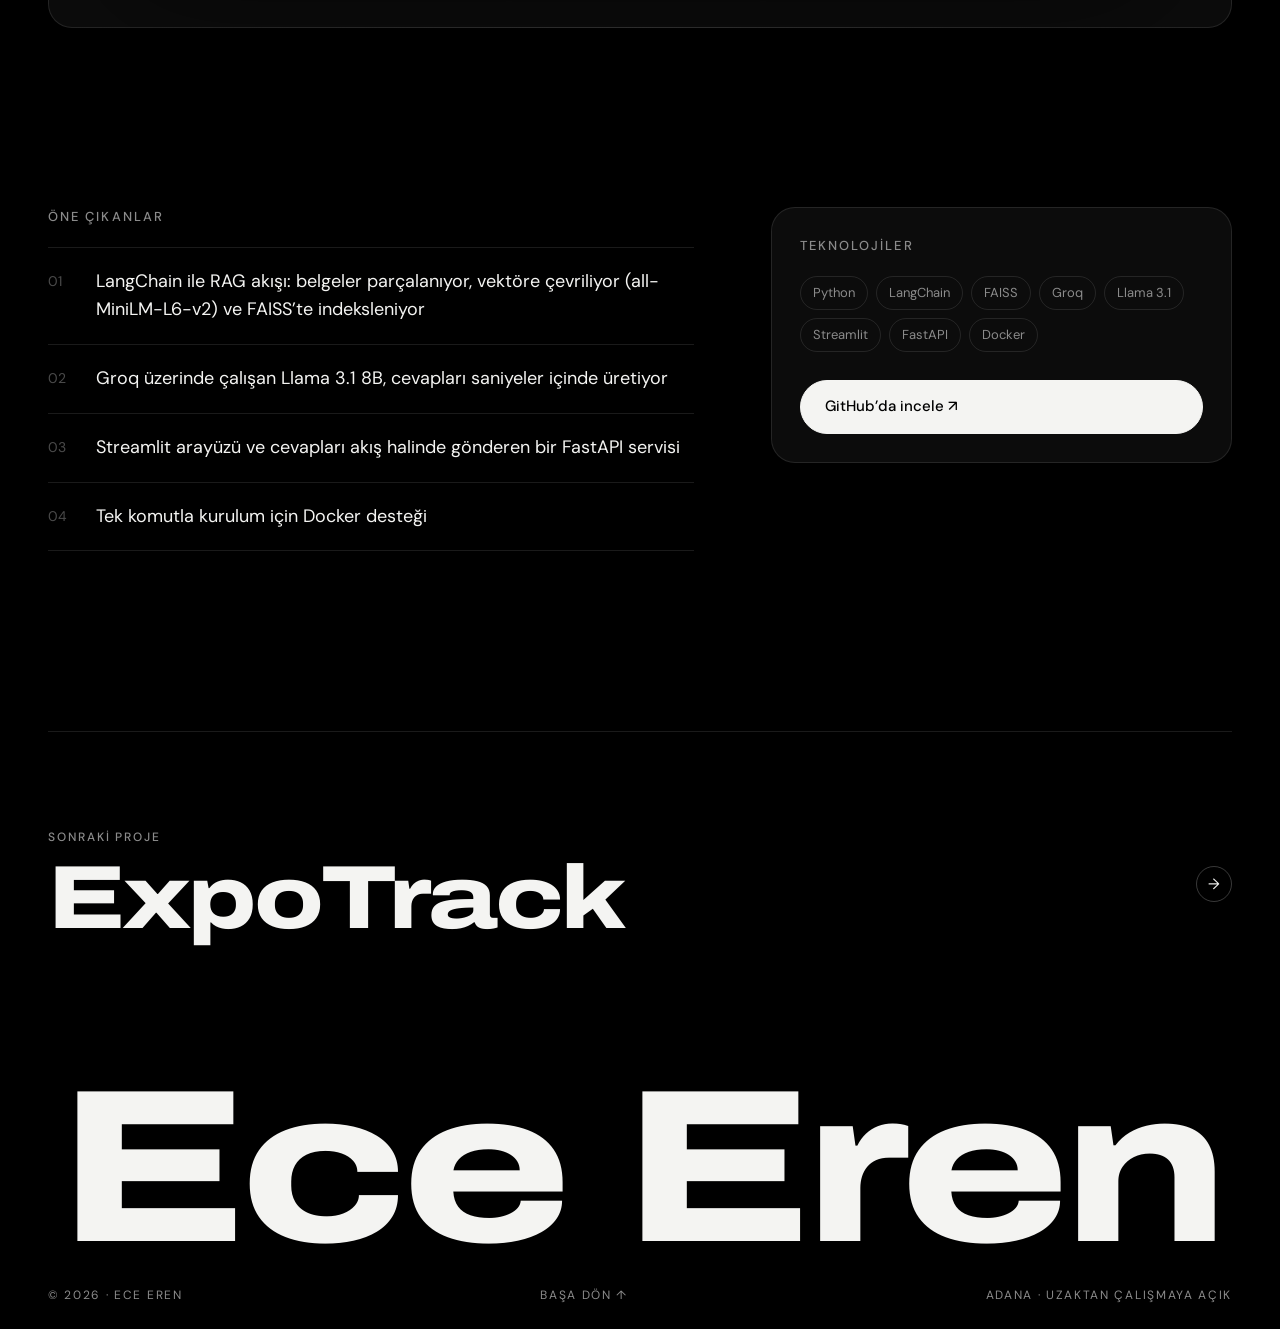
<file: projeler/docmind-ai.html>
<!doctype html>
<html lang="tr">
<head>
  <meta charset="UTF-8">
  <meta name="viewport" content="width=device-width, initial-scale=1">
  <title>DocMind-AI — Ece Eren</title>
  <meta name="description" content="PDF, Word ya da metin dosyalarını yükleyip onlar hakkında soru sorabildiğin, cevapları yalnızca belgelerden üreten bir analiz aracı.">
  <meta name="theme-color" content="#000000">
  <link rel="icon" href="/favicon.svg" type="image/svg+xml">
  <link rel="alternate" hreflang="tr" href="/projeler/docmind-ai.html">
  <link rel="alternate" hreflang="en" href="/en/projects/docmind-ai.html">

  <link rel="preconnect" href="https://fonts.googleapis.com">
  <link rel="preconnect" href="https://fonts.gstatic.com" crossorigin>
  <link rel="stylesheet" href="https://fonts.googleapis.com/css2?family=Archivo:wdth,wght@125,600;125,800&family=DM+Sans:opsz,wght@9..40,400;9..40,500&display=swap">
  <link rel="stylesheet" href="/assets/css/style.css">
  <script src="/assets/js/cursor.js" defer></script>
</head>
<body>

  <!-- ===== NAVBAR ===== -->
  <header class="nav">
    <a class="nav__logo" href="/">ece<span class="dot"></span></a>
    <nav class="nav__links" aria-label="Ana menü">
      <a href="/#projeler">Projeler</a>
      <a href="/#hizmetler">Hizmetler</a>
      <a href="/#hakkimda">Hakkımda</a>
      <a href="/#sertifikalar">Sertifikalar</a>
    </nav>
    <a class="nav__lang" href="/en/projects/docmind-ai.html" hreflang="en" lang="en" title="Switch to English">EN</a>
    <a class="btn btn--solid" href="/#iletisim">İletişim</a>
  </header>

  <main class="container">

    <!-- ===== BAŞLIK ===== -->
    <section class="project-hero">
      <a class="back rise" href="/#projeler">← Tüm projeler</a>
      <span class="label label--pill rise"><span class="dot"></span>Proje · 03 / 04</span>
      <h1 class="display rise rise--2">DocMind-AI</h1>
      <p class="project-hero__summary rise rise--3">PDF, Word ya da metin dosyalarını yükleyip onlar hakkında soru sorabildiğin, cevapları yalnızca belgelerden üreten bir analiz aracı.</p>
      <dl class="meta rise rise--4">
        <div><dt>Rol</dt><dd>Tek geliştirici</dd></div>
        <div><dt>Kapsam</dt><dd>Kişisel proje</dd></div>
        <div><dt>Tarih</dt><dd>Nisan 2026</dd></div>
      </dl>
    </section>

    <!-- ===== GÖRSEL / VİDEO ===== -->
    <section class="reveal">
        <div class="stage">
          <div class="browser">
            <div class="browser__bar"><i></i><i></i><i></i><span class="browser__url">github.com/erenece/DocMind-AI</span></div>
            <video autoplay muted loop playsinline preload="metadata" poster="/assets/img/docmind-ai.jpg" aria-label="DocMind-AI demo">
              <source src="/assets/video/docmind-ai.mp4" type="video/mp4">
              Tarayıcın bu videoyu oynatamıyor.
            </video>
          </div>
        </div>
    </section>

    <!-- ===== DETAYLAR ===== -->
    <section class="section details">
      <div class="reveal">
        <h2>Öne çıkanlar</h2>
        <ol class="highlights">
              <li>LangChain ile RAG akışı: belgeler parçalanıyor, vektöre çevriliyor (all-MiniLM-L6-v2) ve FAISS’te indeksleniyor</li>
              <li>Groq üzerinde çalışan Llama 3.1 8B, cevapları saniyeler içinde üretiyor</li>
              <li>Streamlit arayüzü ve cevapları akış halinde gönderen bir FastAPI servisi</li>
              <li>Tek komutla kurulum için Docker desteği</li>
        </ol>
      </div>
      <aside class="side reveal">
        <div>
          <h2>Teknolojiler</h2>
          <div class="chips"><span class="chip">Python</span><span class="chip">LangChain</span><span class="chip">FAISS</span><span class="chip">Groq</span><span class="chip">Llama 3.1</span><span class="chip">Streamlit</span><span class="chip">FastAPI</span><span class="chip">Docker</span></div>
        </div>
        <a class="btn btn--solid" href="https://github.com/erenece/DocMind-AI" target="_blank" rel="noopener">GitHub’da incele ↗</a>
      </aside>
    </section>

    <!-- ===== SONRAKİ PROJE ===== -->
    <a class="next" href="/projeler/expotrack.html">
      <div>
        <span class="label">Sonraki proje</span>
        <strong class="display">ExpoTrack</strong>
      </div>
      <span class="arrow" aria-hidden="true">→</span>
    </a>

  </main>

  <!-- ===== FOOTER ===== -->
  <footer class="footer">
    <p class="footer__mark display" aria-hidden="true">Ece Eren</p>
    <div class="footer__meta">
      <span>© 2026 · Ece Eren</span>
      <a href="#">Başa dön ↑</a>
      <span>Adana · uzaktan çalışmaya açık</span>
    </div>
  </footer>

</body>
</html>
</file>
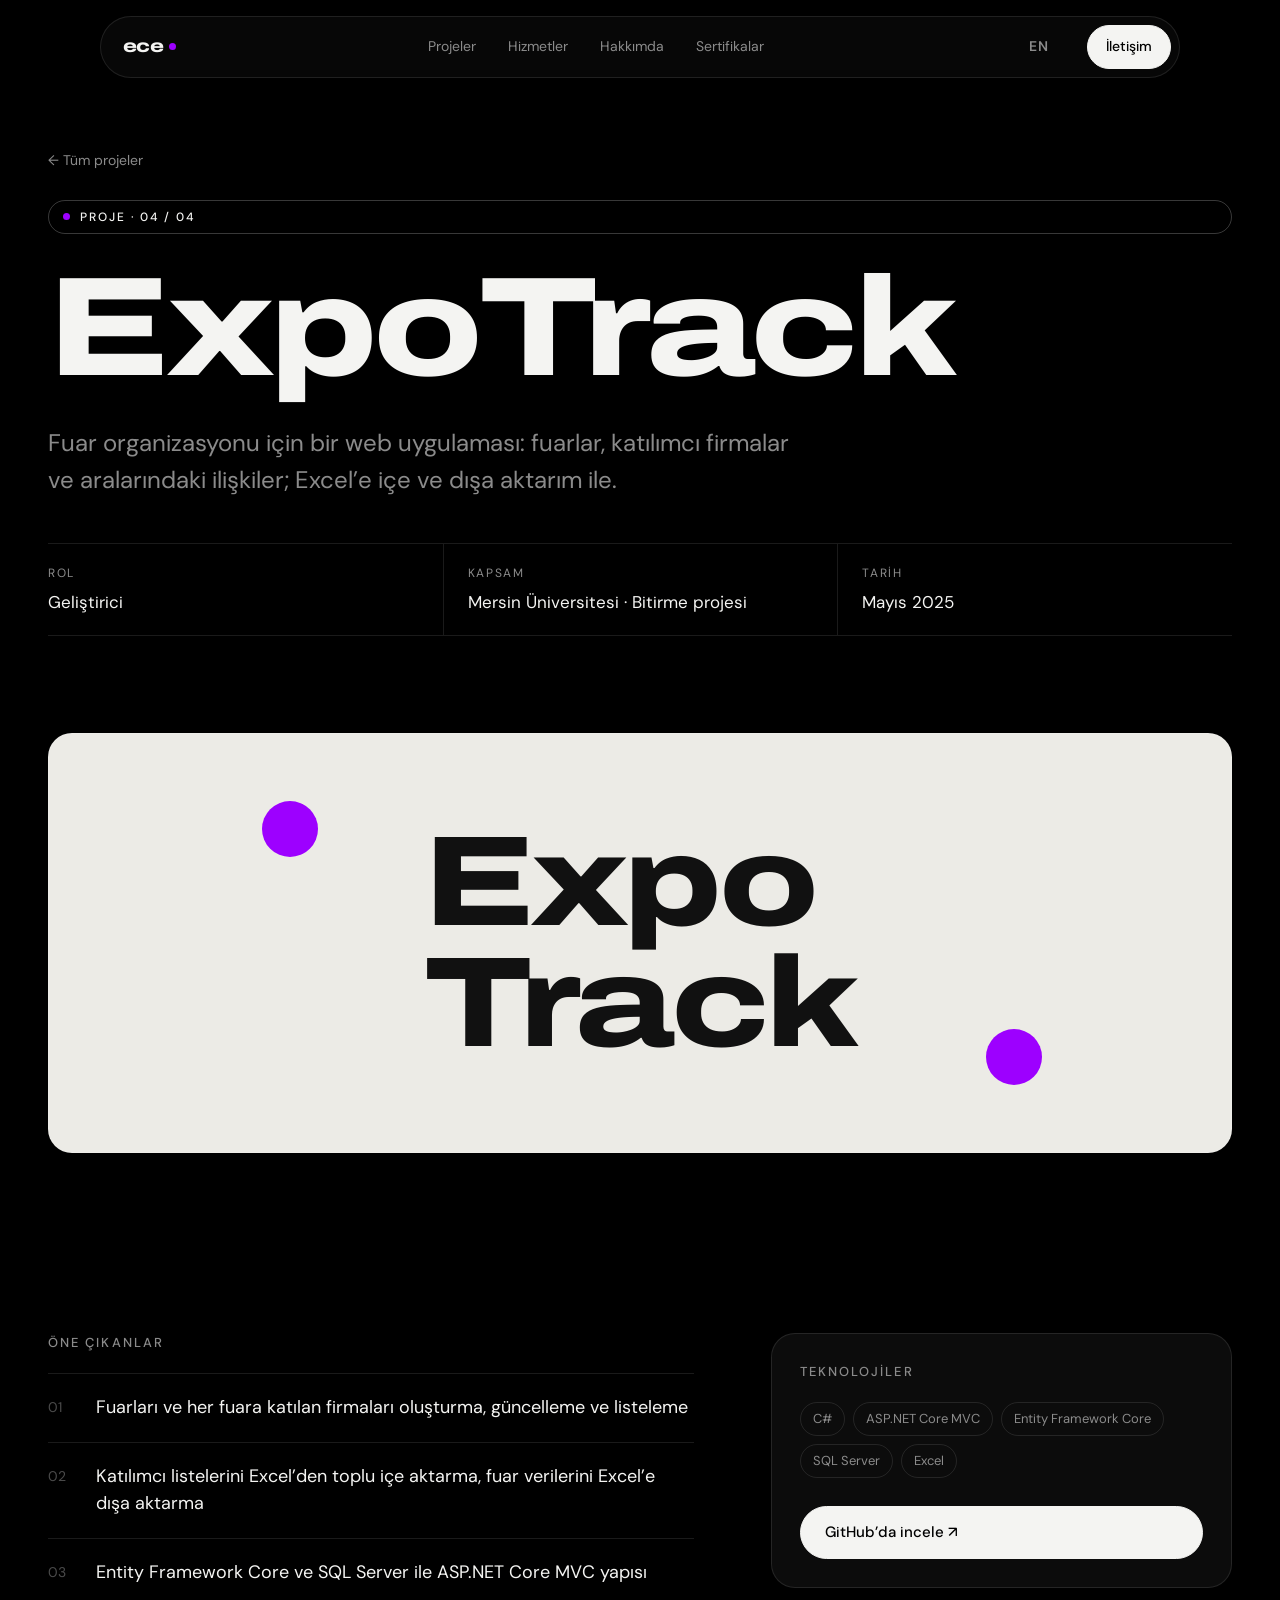
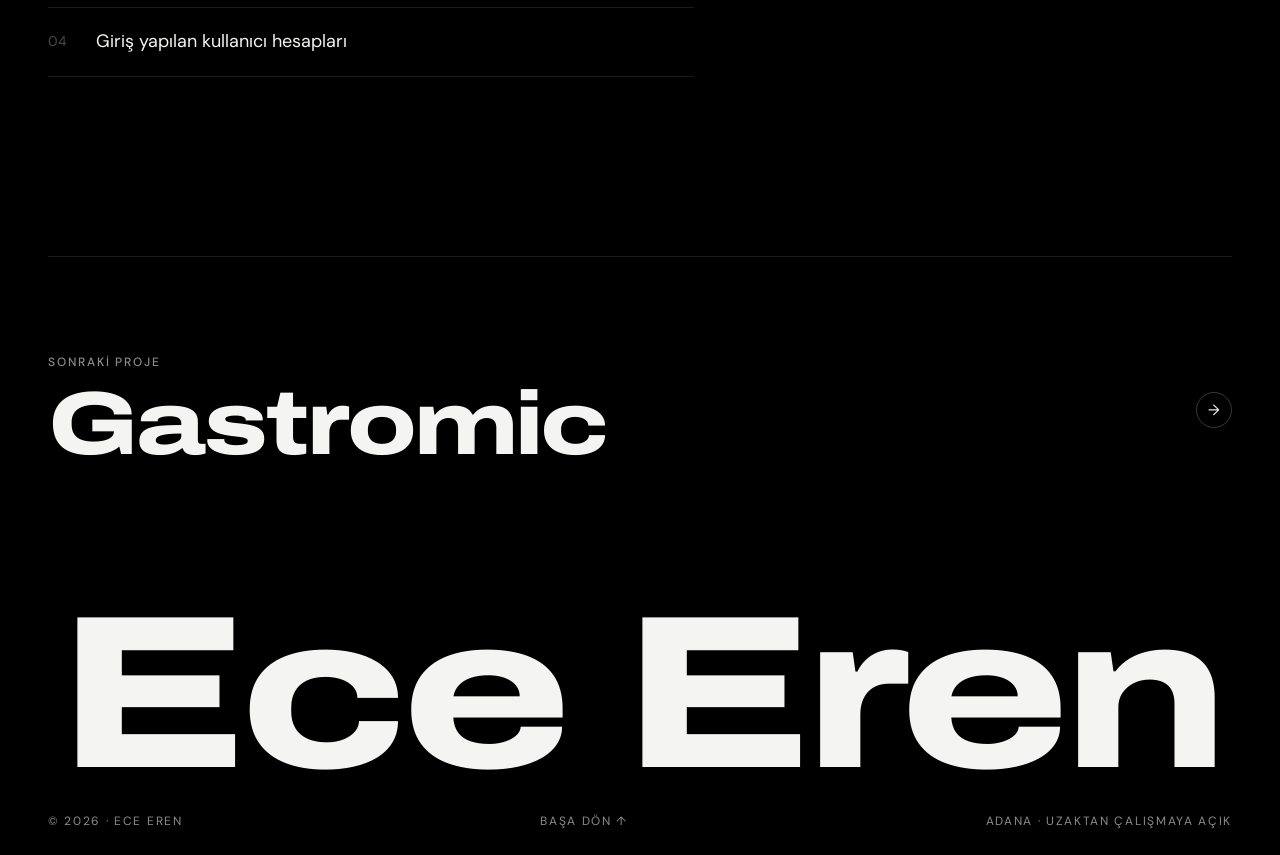
<file: projeler/expotrack.html>
<!doctype html>
<html lang="tr">
<head>
  <meta charset="UTF-8">
  <meta name="viewport" content="width=device-width, initial-scale=1">
  <title>ExpoTrack — Ece Eren</title>
  <meta name="description" content="Fuar organizasyonu için bir web uygulaması: fuarlar, katılımcı firmalar ve aralarındaki ilişkiler; Excel’e içe ve dışa aktarım ile.">
  <meta name="theme-color" content="#000000">
  <link rel="icon" href="/favicon.svg" type="image/svg+xml">
  <link rel="alternate" hreflang="tr" href="/projeler/expotrack.html">
  <link rel="alternate" hreflang="en" href="/en/projects/expotrack.html">

  <link rel="preconnect" href="https://fonts.googleapis.com">
  <link rel="preconnect" href="https://fonts.gstatic.com" crossorigin>
  <link rel="stylesheet" href="https://fonts.googleapis.com/css2?family=Archivo:wdth,wght@125,600;125,800&family=DM+Sans:opsz,wght@9..40,400;9..40,500&display=swap">
  <link rel="stylesheet" href="/assets/css/style.css">
  <script src="/assets/js/cursor.js" defer></script>
</head>
<body>

  <!-- ===== NAVBAR ===== -->
  <header class="nav">
    <a class="nav__logo" href="/">ece<span class="dot"></span></a>
    <nav class="nav__links" aria-label="Ana menü">
      <a href="/#projeler">Projeler</a>
      <a href="/#hizmetler">Hizmetler</a>
      <a href="/#hakkimda">Hakkımda</a>
      <a href="/#sertifikalar">Sertifikalar</a>
    </nav>
    <a class="nav__lang" href="/en/projects/expotrack.html" hreflang="en" lang="en" title="Switch to English">EN</a>
    <a class="btn btn--solid" href="/#iletisim">İletişim</a>
  </header>

  <main class="container">

    <!-- ===== BAŞLIK ===== -->
    <section class="project-hero">
      <a class="back rise" href="/#projeler">← Tüm projeler</a>
      <span class="label label--pill rise"><span class="dot"></span>Proje · 04 / 04</span>
      <h1 class="display rise rise--2">ExpoTrack</h1>
      <p class="project-hero__summary rise rise--3">Fuar organizasyonu için bir web uygulaması: fuarlar, katılımcı firmalar ve aralarındaki ilişkiler; Excel’e içe ve dışa aktarım ile.</p>
      <dl class="meta rise rise--4">
        <div><dt>Rol</dt><dd>Geliştirici</dd></div>
        <div><dt>Kapsam</dt><dd>Mersin Üniversitesi · Bitirme projesi</dd></div>
        <div><dt>Tarih</dt><dd>Mayıs 2025</dd></div>
      </dl>
    </section>

    <!-- ===== GÖRSEL / VİDEO ===== -->
    <section class="reveal">
        <div class="stage stage--type" aria-hidden="true">
          <span class="dot"></span><span class="dot"></span>
          <p class="display">Expo<br>Track</p>
        </div>
    </section>

    <!-- ===== DETAYLAR ===== -->
    <section class="section details">
      <div class="reveal">
        <h2>Öne çıkanlar</h2>
        <ol class="highlights">
              <li>Fuarları ve her fuara katılan firmaları oluşturma, güncelleme ve listeleme</li>
              <li>Katılımcı listelerini Excel’den toplu içe aktarma, fuar verilerini Excel’e dışa aktarma</li>
              <li>Entity Framework Core ve SQL Server ile ASP.NET Core MVC yapısı</li>
              <li>Giriş yapılan kullanıcı hesapları</li>
        </ol>
      </div>
      <aside class="side reveal">
        <div>
          <h2>Teknolojiler</h2>
          <div class="chips"><span class="chip">C#</span><span class="chip">ASP.NET Core MVC</span><span class="chip">Entity Framework Core</span><span class="chip">SQL Server</span><span class="chip">Excel</span></div>
        </div>
        <a class="btn btn--solid" href="https://github.com/erenece/ExpoTrack" target="_blank" rel="noopener">GitHub’da incele ↗</a>
      </aside>
    </section>

    <!-- ===== SONRAKİ PROJE ===== -->
    <a class="next" href="/projeler/gastromic.html">
      <div>
        <span class="label">Sonraki proje</span>
        <strong class="display">Gastromic</strong>
      </div>
      <span class="arrow" aria-hidden="true">→</span>
    </a>

  </main>

  <!-- ===== FOOTER ===== -->
  <footer class="footer">
    <p class="footer__mark display" aria-hidden="true">Ece Eren</p>
    <div class="footer__meta">
      <span>© 2026 · Ece Eren</span>
      <a href="#">Başa dön ↑</a>
      <span>Adana · uzaktan çalışmaya açık</span>
    </div>
  </footer>

</body>
</html>
</file>
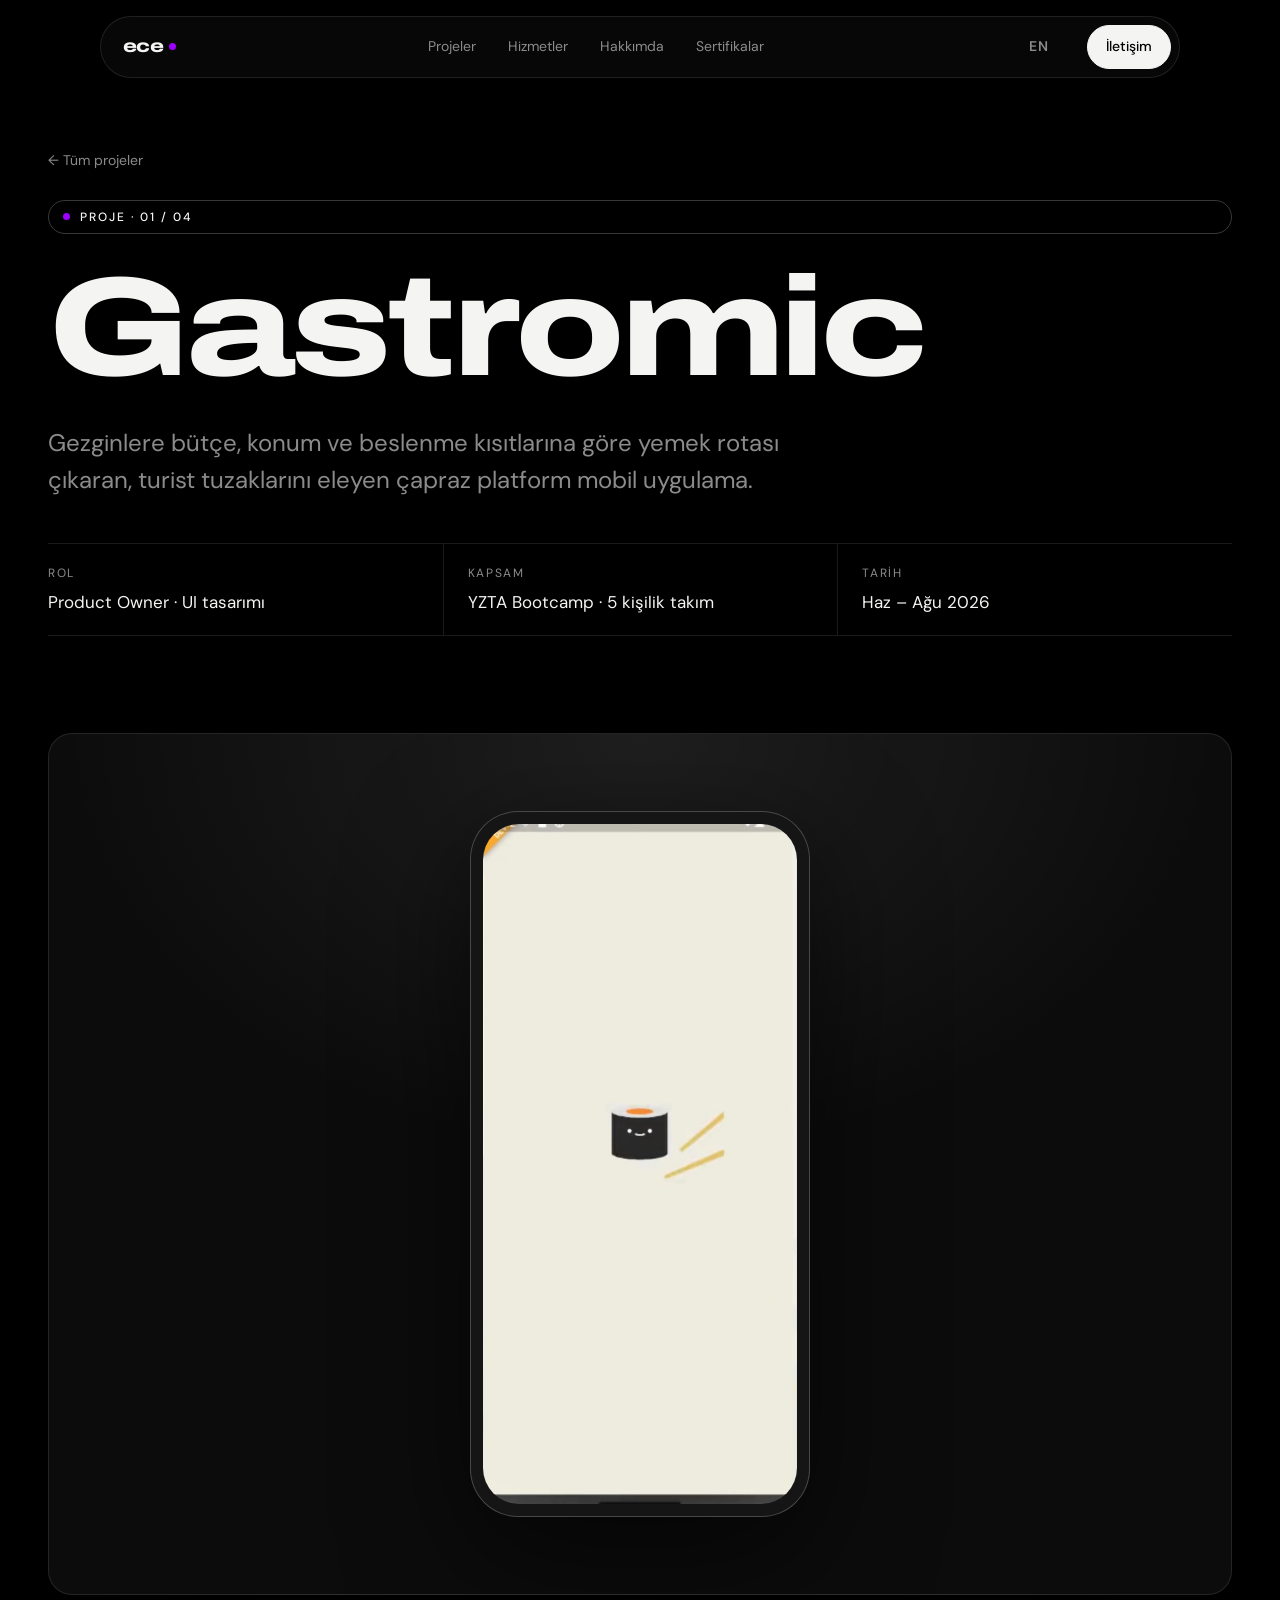
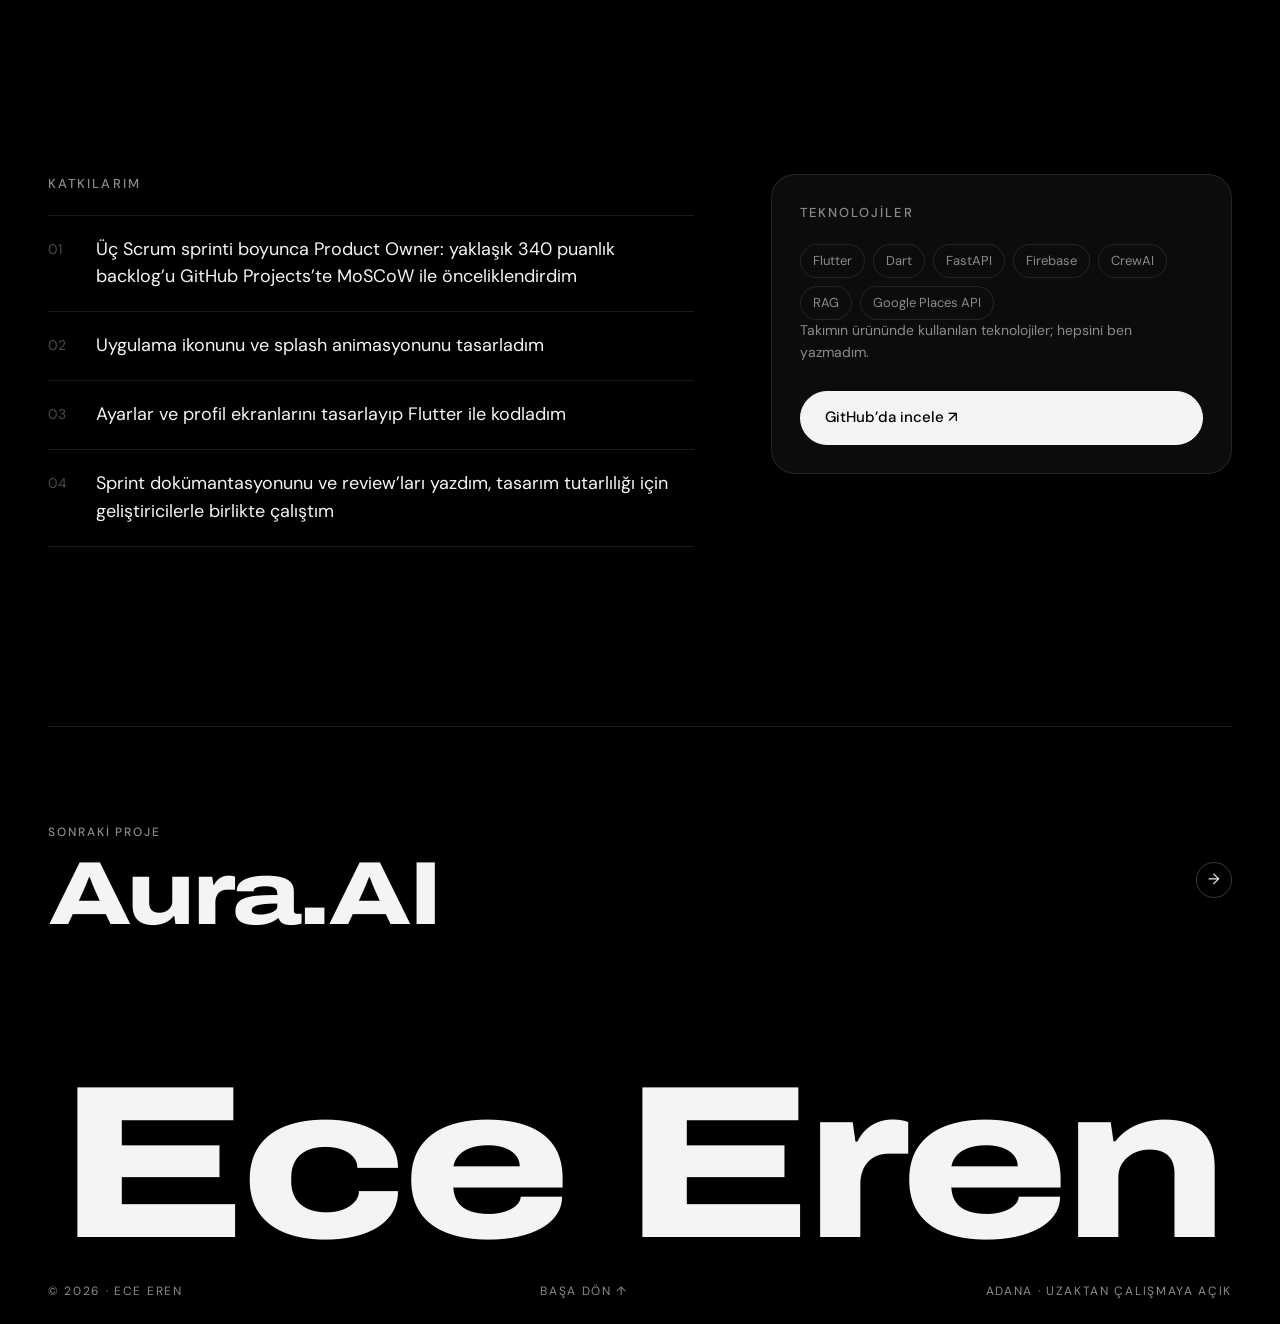
<file: projeler/gastromic.html>
<!doctype html>
<html lang="tr">
<head>
  <meta charset="UTF-8">
  <meta name="viewport" content="width=device-width, initial-scale=1">
  <title>Gastromic — Ece Eren</title>
  <meta name="description" content="Gezginlere bütçe, konum ve beslenme kısıtlarına göre yemek rotası çıkaran, turist tuzaklarını eleyen çapraz platform mobil uygulama.">
  <meta name="theme-color" content="#000000">
  <link rel="icon" href="/favicon.svg" type="image/svg+xml">
  <link rel="alternate" hreflang="tr" href="/projeler/gastromic.html">
  <link rel="alternate" hreflang="en" href="/en/projects/gastromic.html">

  <link rel="preconnect" href="https://fonts.googleapis.com">
  <link rel="preconnect" href="https://fonts.gstatic.com" crossorigin>
  <link rel="stylesheet" href="https://fonts.googleapis.com/css2?family=Archivo:wdth,wght@125,600;125,800&family=DM+Sans:opsz,wght@9..40,400;9..40,500&display=swap">
  <link rel="stylesheet" href="/assets/css/style.css">
  <script src="/assets/js/cursor.js" defer></script>
</head>
<body>

  <!-- ===== NAVBAR ===== -->
  <header class="nav">
    <a class="nav__logo" href="/">ece<span class="dot"></span></a>
    <nav class="nav__links" aria-label="Ana menü">
      <a href="/#projeler">Projeler</a>
      <a href="/#hizmetler">Hizmetler</a>
      <a href="/#hakkimda">Hakkımda</a>
      <a href="/#sertifikalar">Sertifikalar</a>
    </nav>
    <a class="nav__lang" href="/en/projects/gastromic.html" hreflang="en" lang="en" title="Switch to English">EN</a>
    <a class="btn btn--solid" href="/#iletisim">İletişim</a>
  </header>

  <main class="container">

    <!-- ===== BAŞLIK ===== -->
    <section class="project-hero">
      <a class="back rise" href="/#projeler">← Tüm projeler</a>
      <span class="label label--pill rise"><span class="dot"></span>Proje · 01 / 04</span>
      <h1 class="display rise rise--2">Gastromic</h1>
      <p class="project-hero__summary rise rise--3">Gezginlere bütçe, konum ve beslenme kısıtlarına göre yemek rotası çıkaran, turist tuzaklarını eleyen çapraz platform mobil uygulama.</p>
      <dl class="meta rise rise--4">
        <div><dt>Rol</dt><dd>Product Owner · UI tasarımı</dd></div>
        <div><dt>Kapsam</dt><dd>YZTA Bootcamp · 5 kişilik takım</dd></div>
        <div><dt>Tarih</dt><dd>Haz – Ağu 2026</dd></div>
      </dl>
    </section>

    <!-- ===== GÖRSEL / VİDEO ===== -->
    <section class="reveal">
        <div class="stage">
          <div class="phone">
            <video autoplay muted loop playsinline preload="metadata" poster="/assets/img/gastromic.jpg" aria-label="Gastromic demo">
              <source src="/assets/video/gastromic.webm" type="video/webm">
              Tarayıcın bu videoyu oynatamıyor.
            </video>
          </div>
        </div>
    </section>

    <!-- ===== DETAYLAR ===== -->
    <section class="section details">
      <div class="reveal">
        <h2>Katkılarım</h2>
        <ol class="highlights">
              <li>Üç Scrum sprinti boyunca Product Owner: yaklaşık 340 puanlık backlog’u GitHub Projects’te MoSCoW ile önceliklendirdim</li>
              <li>Uygulama ikonunu ve splash animasyonunu tasarladım</li>
              <li>Ayarlar ve profil ekranlarını tasarlayıp Flutter ile kodladım</li>
              <li>Sprint dokümantasyonunu ve review’ları yazdım, tasarım tutarlılığı için geliştiricilerle birlikte çalıştım</li>
        </ol>
      </div>
      <aside class="side reveal">
        <div>
          <h2>Teknolojiler</h2>
          <div class="chips"><span class="chip">Flutter</span><span class="chip">Dart</span><span class="chip">FastAPI</span><span class="chip">Firebase</span><span class="chip">CrewAI</span><span class="chip">RAG</span><span class="chip">Google Places API</span></div>
            <p>Takımın ürününde kullanılan teknolojiler; hepsini ben yazmadım.</p>
        </div>
        <a class="btn btn--solid" href="https://github.com/erenece/Gastromic" target="_blank" rel="noopener">GitHub’da incele ↗</a>
      </aside>
    </section>

    <!-- ===== SONRAKİ PROJE ===== -->
    <a class="next" href="/projeler/aura-ai.html">
      <div>
        <span class="label">Sonraki proje</span>
        <strong class="display">Aura.AI</strong>
      </div>
      <span class="arrow" aria-hidden="true">→</span>
    </a>

  </main>

  <!-- ===== FOOTER ===== -->
  <footer class="footer">
    <p class="footer__mark display" aria-hidden="true">Ece Eren</p>
    <div class="footer__meta">
      <span>© 2026 · Ece Eren</span>
      <a href="#">Başa dön ↑</a>
      <span>Adana · uzaktan çalışmaya açık</span>
    </div>
  </footer>

</body>
</html>
</file>
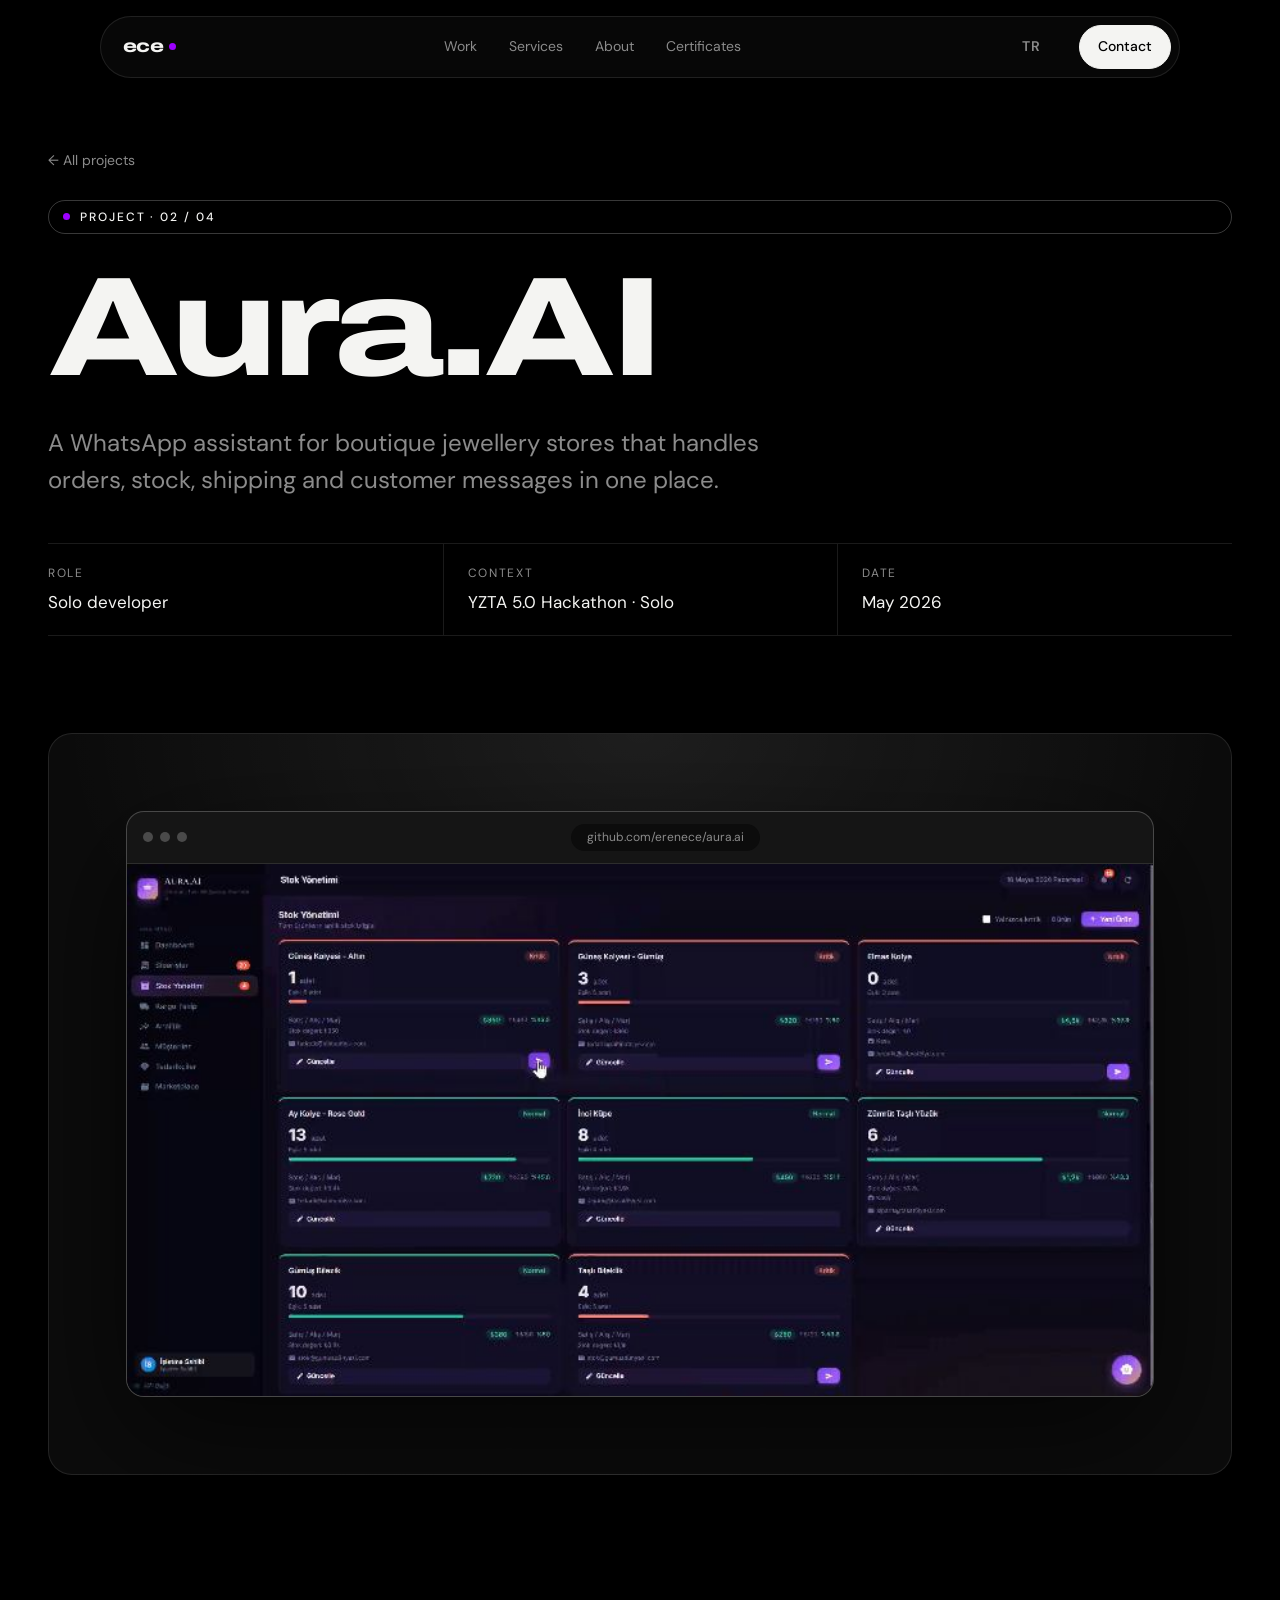
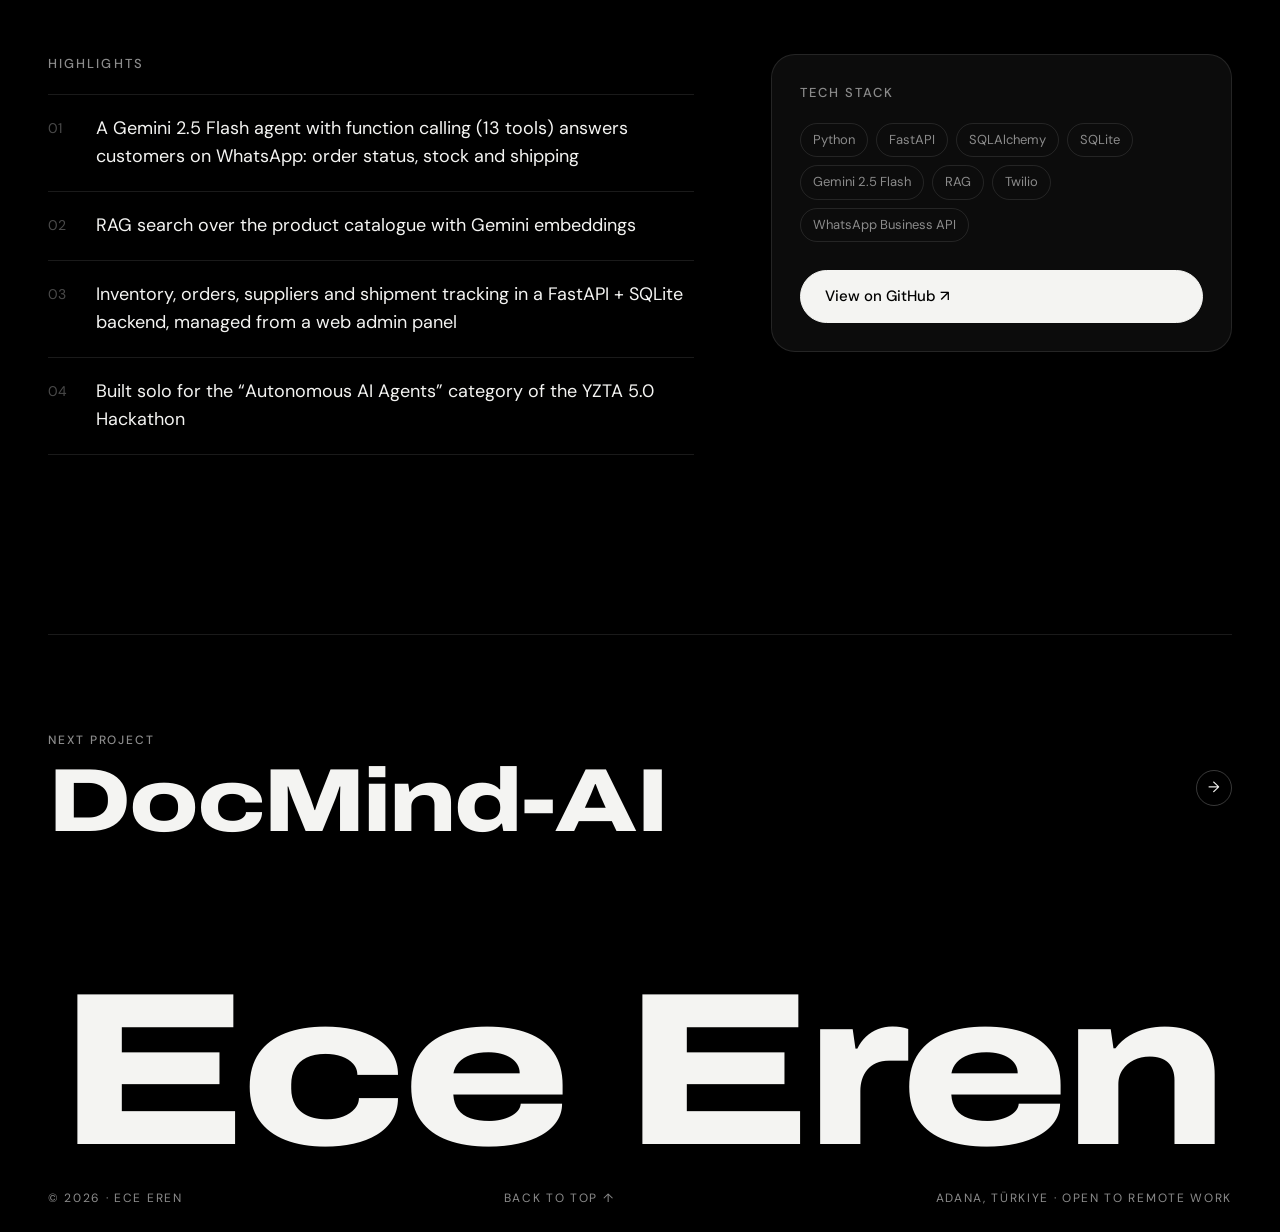
<file: en/projects/aura-ai.html>
<!doctype html>
<html lang="en">
<head>
  <meta charset="UTF-8">
  <meta name="viewport" content="width=device-width, initial-scale=1">
  <title>Aura.AI — Ece Eren</title>
  <meta name="description" content="A WhatsApp assistant for boutique jewellery stores that handles orders, stock, shipping and customer messages in one place.">
  <meta name="theme-color" content="#000000">
  <link rel="icon" href="/favicon.svg" type="image/svg+xml">
  <link rel="alternate" hreflang="en" href="/en/projects/aura-ai.html">
  <link rel="alternate" hreflang="tr" href="/projeler/aura-ai.html">

  <link rel="preconnect" href="https://fonts.googleapis.com">
  <link rel="preconnect" href="https://fonts.gstatic.com" crossorigin>
  <link rel="stylesheet" href="https://fonts.googleapis.com/css2?family=Archivo:wdth,wght@125,600;125,800&family=DM+Sans:opsz,wght@9..40,400;9..40,500&display=swap">
  <link rel="stylesheet" href="/assets/css/style.css">
  <script src="/assets/js/cursor.js" defer></script>
</head>
<body>

  <!-- ===== NAVBAR ===== -->
  <header class="nav">
    <a class="nav__logo" href="/en/">ece<span class="dot"></span></a>
    <nav class="nav__links" aria-label="Main menu">
      <a href="/en/#work">Work</a>
      <a href="/en/#services">Services</a>
      <a href="/en/#about">About</a>
      <a href="/en/#certificates">Certificates</a>
    </nav>
    <a class="nav__lang" href="/projeler/aura-ai.html" hreflang="tr" lang="tr" title="Türkçe’ye geç">TR</a>
    <a class="btn btn--solid" href="/en/#contact">Contact</a>
  </header>

  <main class="container">

    <!-- ===== BAŞLIK ===== -->
    <section class="project-hero">
      <a class="back rise" href="/en/#work">← All projects</a>
      <span class="label label--pill rise"><span class="dot"></span>Project · 02 / 04</span>
      <h1 class="display rise rise--2">Aura.AI</h1>
      <p class="project-hero__summary rise rise--3">A WhatsApp assistant for boutique jewellery stores that handles orders, stock, shipping and customer messages in one place.</p>
      <dl class="meta rise rise--4">
        <div><dt>Role</dt><dd>Solo developer</dd></div>
        <div><dt>Context</dt><dd>YZTA 5.0 Hackathon · Solo</dd></div>
        <div><dt>Date</dt><dd>May 2026</dd></div>
      </dl>
    </section>

    <!-- ===== GÖRSEL / VİDEO ===== -->
    <section class="reveal">
        <div class="stage">
          <div class="browser">
            <div class="browser__bar"><i></i><i></i><i></i><span class="browser__url">github.com/erenece/aura.ai</span></div>
            <video autoplay muted loop playsinline preload="metadata" poster="/assets/img/aura-ai.jpg" aria-label="Aura.AI demo">
              <source src="/assets/video/aura-ai.mp4" type="video/mp4">
              Your browser can’t play this video.
            </video>
          </div>
        </div>
    </section>

    <!-- ===== DETAYLAR ===== -->
    <section class="section details">
      <div class="reveal">
        <h2>Highlights</h2>
        <ol class="highlights">
              <li>A Gemini 2.5 Flash agent with function calling (13 tools) answers customers on WhatsApp: order status, stock and shipping</li>
              <li>RAG search over the product catalogue with Gemini embeddings</li>
              <li>Inventory, orders, suppliers and shipment tracking in a FastAPI + SQLite backend, managed from a web admin panel</li>
              <li>Built solo for the “Autonomous AI Agents” category of the YZTA 5.0 Hackathon</li>
        </ol>
      </div>
      <aside class="side reveal">
        <div>
          <h2>Tech stack</h2>
          <div class="chips"><span class="chip">Python</span><span class="chip">FastAPI</span><span class="chip">SQLAlchemy</span><span class="chip">SQLite</span><span class="chip">Gemini 2.5 Flash</span><span class="chip">RAG</span><span class="chip">Twilio</span><span class="chip">WhatsApp Business API</span></div>
        </div>
        <a class="btn btn--solid" href="https://github.com/erenece/aura.ai" target="_blank" rel="noopener">View on GitHub ↗</a>
      </aside>
    </section>

    <!-- ===== SONRAKİ PROJE ===== -->
    <a class="next" href="/en/projects/docmind-ai.html">
      <div>
        <span class="label">Next project</span>
        <strong class="display">DocMind-AI</strong>
      </div>
      <span class="arrow" aria-hidden="true">→</span>
    </a>

  </main>

  <!-- ===== FOOTER ===== -->
  <footer class="footer">
    <p class="footer__mark display" aria-hidden="true">Ece Eren</p>
    <div class="footer__meta">
      <span>© 2026 · Ece Eren</span>
      <a href="#">Back to top ↑</a>
      <span>Adana, Türkiye · open to remote work</span>
    </div>
  </footer>

</body>
</html>
</file>
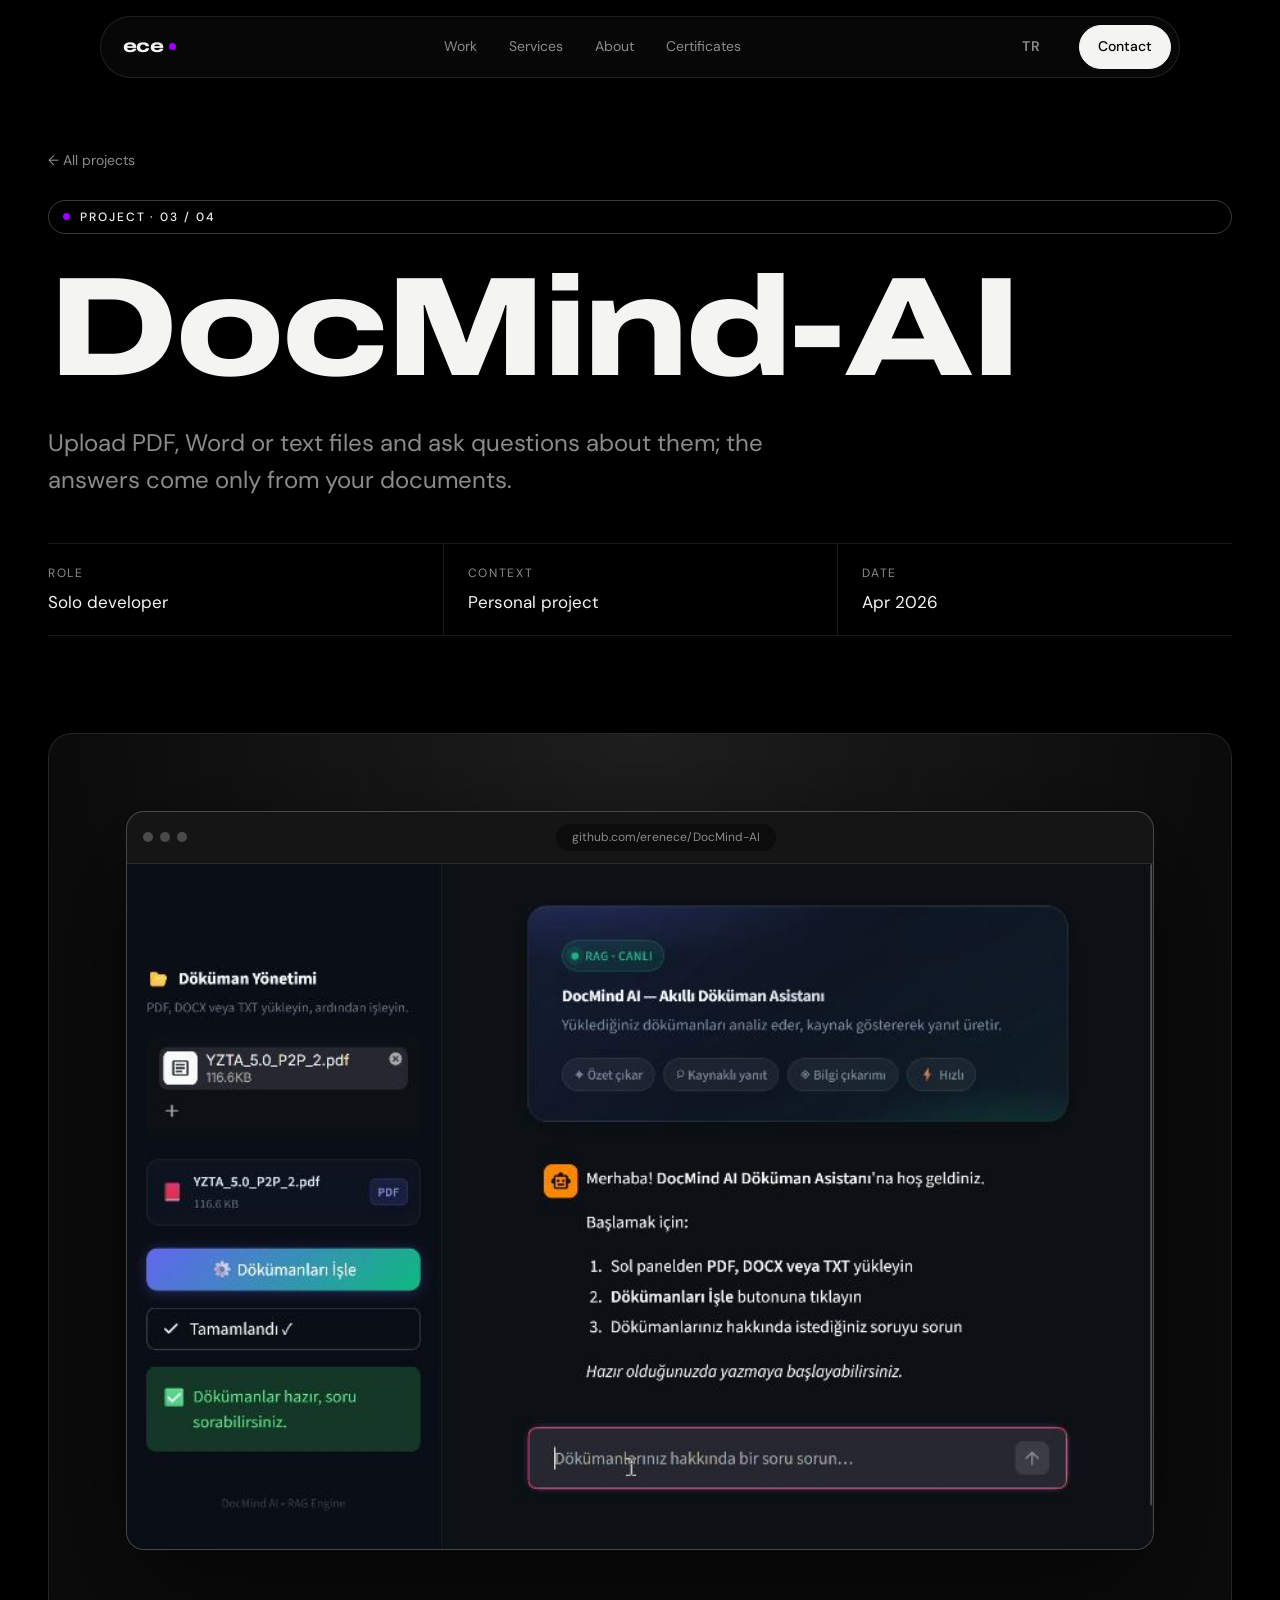
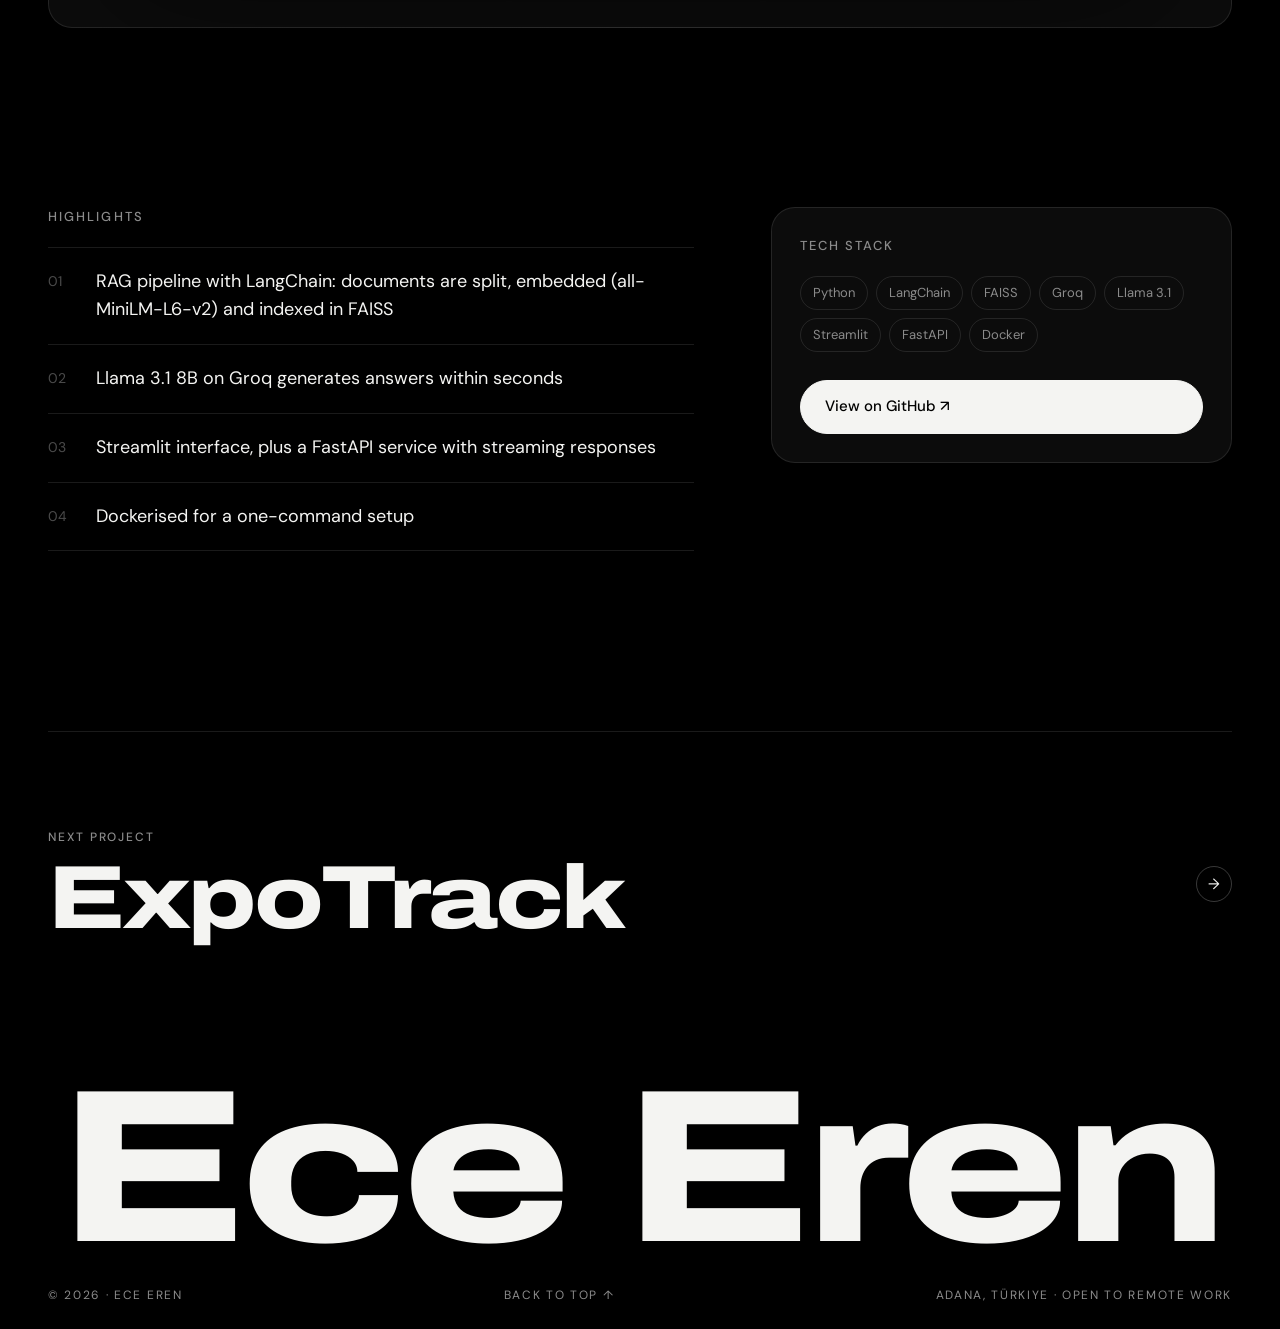
<file: en/projects/docmind-ai.html>
<!doctype html>
<html lang="en">
<head>
  <meta charset="UTF-8">
  <meta name="viewport" content="width=device-width, initial-scale=1">
  <title>DocMind-AI — Ece Eren</title>
  <meta name="description" content="Upload PDF, Word or text files and ask questions about them; the answers come only from your documents.">
  <meta name="theme-color" content="#000000">
  <link rel="icon" href="/favicon.svg" type="image/svg+xml">
  <link rel="alternate" hreflang="en" href="/en/projects/docmind-ai.html">
  <link rel="alternate" hreflang="tr" href="/projeler/docmind-ai.html">

  <link rel="preconnect" href="https://fonts.googleapis.com">
  <link rel="preconnect" href="https://fonts.gstatic.com" crossorigin>
  <link rel="stylesheet" href="https://fonts.googleapis.com/css2?family=Archivo:wdth,wght@125,600;125,800&family=DM+Sans:opsz,wght@9..40,400;9..40,500&display=swap">
  <link rel="stylesheet" href="/assets/css/style.css">
  <script src="/assets/js/cursor.js" defer></script>
</head>
<body>

  <!-- ===== NAVBAR ===== -->
  <header class="nav">
    <a class="nav__logo" href="/en/">ece<span class="dot"></span></a>
    <nav class="nav__links" aria-label="Main menu">
      <a href="/en/#work">Work</a>
      <a href="/en/#services">Services</a>
      <a href="/en/#about">About</a>
      <a href="/en/#certificates">Certificates</a>
    </nav>
    <a class="nav__lang" href="/projeler/docmind-ai.html" hreflang="tr" lang="tr" title="Türkçe’ye geç">TR</a>
    <a class="btn btn--solid" href="/en/#contact">Contact</a>
  </header>

  <main class="container">

    <!-- ===== BAŞLIK ===== -->
    <section class="project-hero">
      <a class="back rise" href="/en/#work">← All projects</a>
      <span class="label label--pill rise"><span class="dot"></span>Project · 03 / 04</span>
      <h1 class="display rise rise--2">DocMind-AI</h1>
      <p class="project-hero__summary rise rise--3">Upload PDF, Word or text files and ask questions about them; the answers come only from your documents.</p>
      <dl class="meta rise rise--4">
        <div><dt>Role</dt><dd>Solo developer</dd></div>
        <div><dt>Context</dt><dd>Personal project</dd></div>
        <div><dt>Date</dt><dd>Apr 2026</dd></div>
      </dl>
    </section>

    <!-- ===== GÖRSEL / VİDEO ===== -->
    <section class="reveal">
        <div class="stage">
          <div class="browser">
            <div class="browser__bar"><i></i><i></i><i></i><span class="browser__url">github.com/erenece/DocMind-AI</span></div>
            <video autoplay muted loop playsinline preload="metadata" poster="/assets/img/docmind-ai.jpg" aria-label="DocMind-AI demo">
              <source src="/assets/video/docmind-ai.mp4" type="video/mp4">
              Your browser can’t play this video.
            </video>
          </div>
        </div>
    </section>

    <!-- ===== DETAYLAR ===== -->
    <section class="section details">
      <div class="reveal">
        <h2>Highlights</h2>
        <ol class="highlights">
              <li>RAG pipeline with LangChain: documents are split, embedded (all-MiniLM-L6-v2) and indexed in FAISS</li>
              <li>Llama 3.1 8B on Groq generates answers within seconds</li>
              <li>Streamlit interface, plus a FastAPI service with streaming responses</li>
              <li>Dockerised for a one-command setup</li>
        </ol>
      </div>
      <aside class="side reveal">
        <div>
          <h2>Tech stack</h2>
          <div class="chips"><span class="chip">Python</span><span class="chip">LangChain</span><span class="chip">FAISS</span><span class="chip">Groq</span><span class="chip">Llama 3.1</span><span class="chip">Streamlit</span><span class="chip">FastAPI</span><span class="chip">Docker</span></div>
        </div>
        <a class="btn btn--solid" href="https://github.com/erenece/DocMind-AI" target="_blank" rel="noopener">View on GitHub ↗</a>
      </aside>
    </section>

    <!-- ===== SONRAKİ PROJE ===== -->
    <a class="next" href="/en/projects/expotrack.html">
      <div>
        <span class="label">Next project</span>
        <strong class="display">ExpoTrack</strong>
      </div>
      <span class="arrow" aria-hidden="true">→</span>
    </a>

  </main>

  <!-- ===== FOOTER ===== -->
  <footer class="footer">
    <p class="footer__mark display" aria-hidden="true">Ece Eren</p>
    <div class="footer__meta">
      <span>© 2026 · Ece Eren</span>
      <a href="#">Back to top ↑</a>
      <span>Adana, Türkiye · open to remote work</span>
    </div>
  </footer>

</body>
</html>
</file>
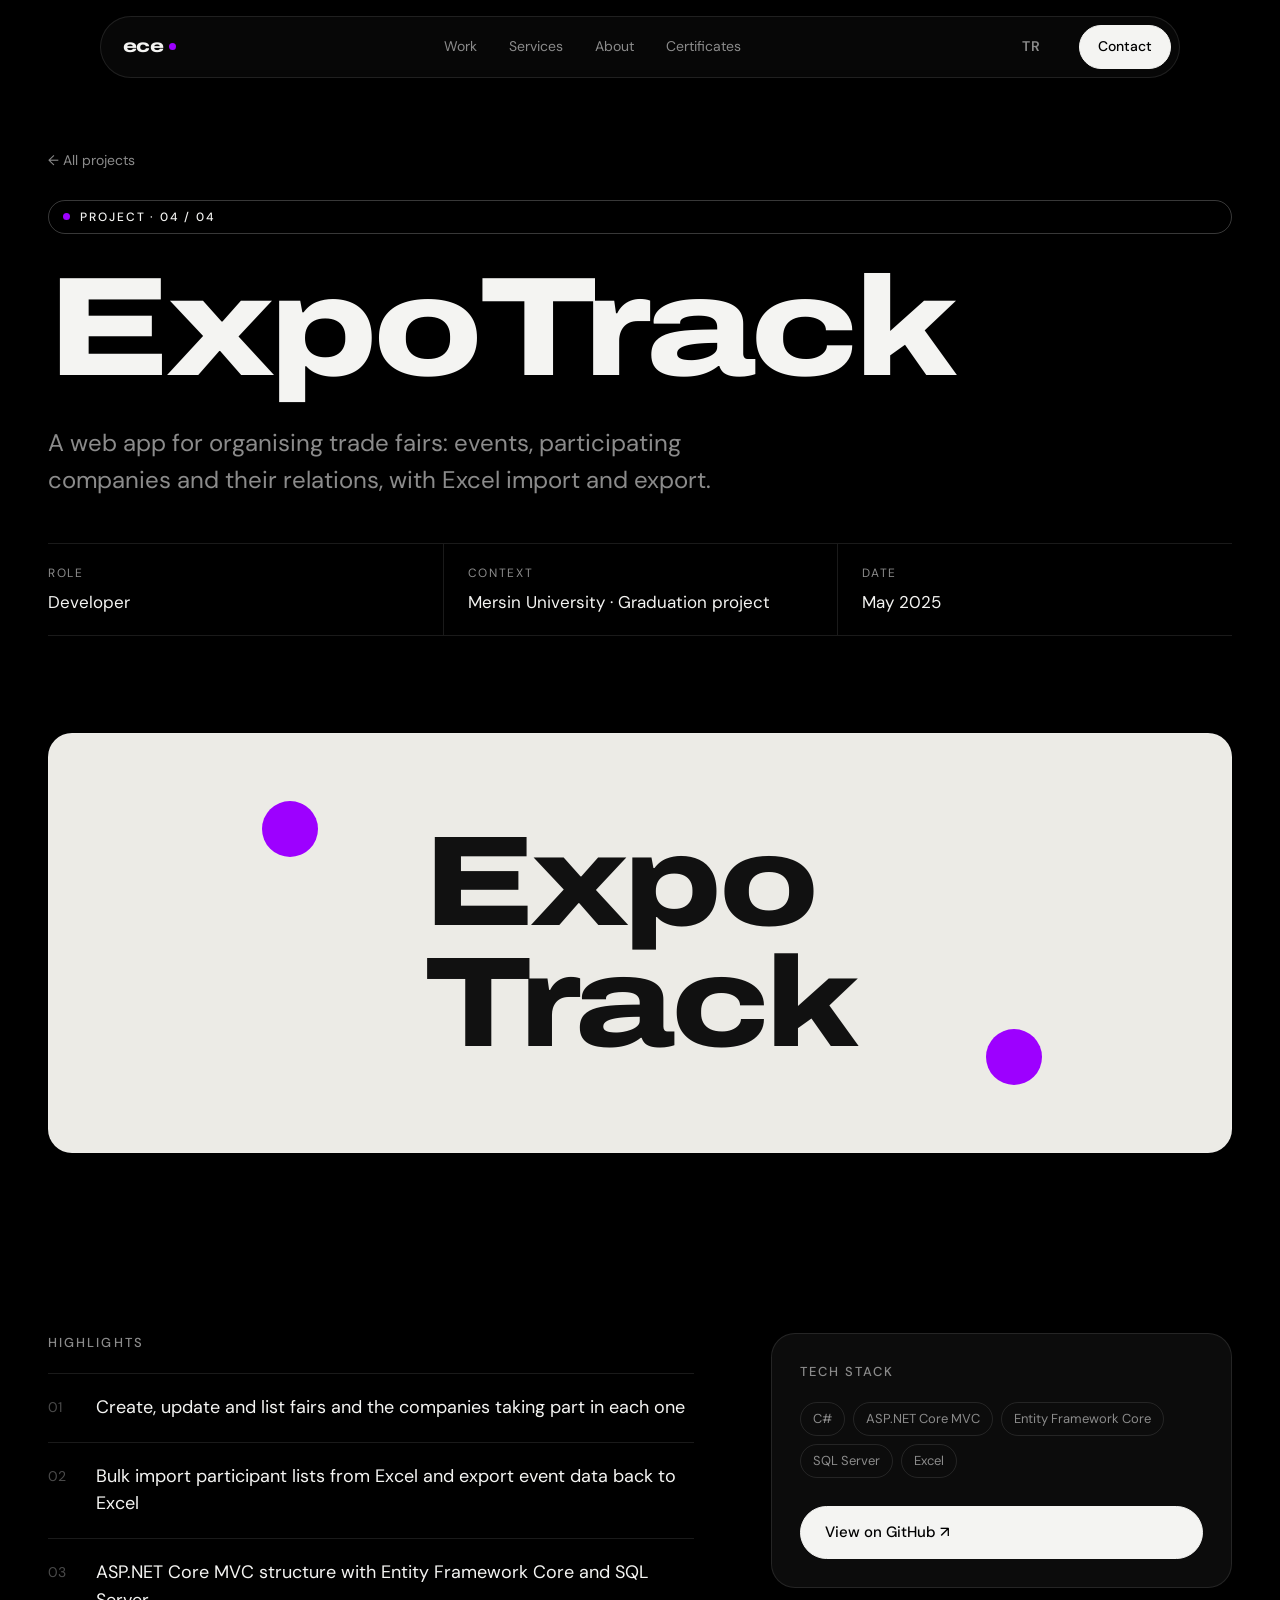
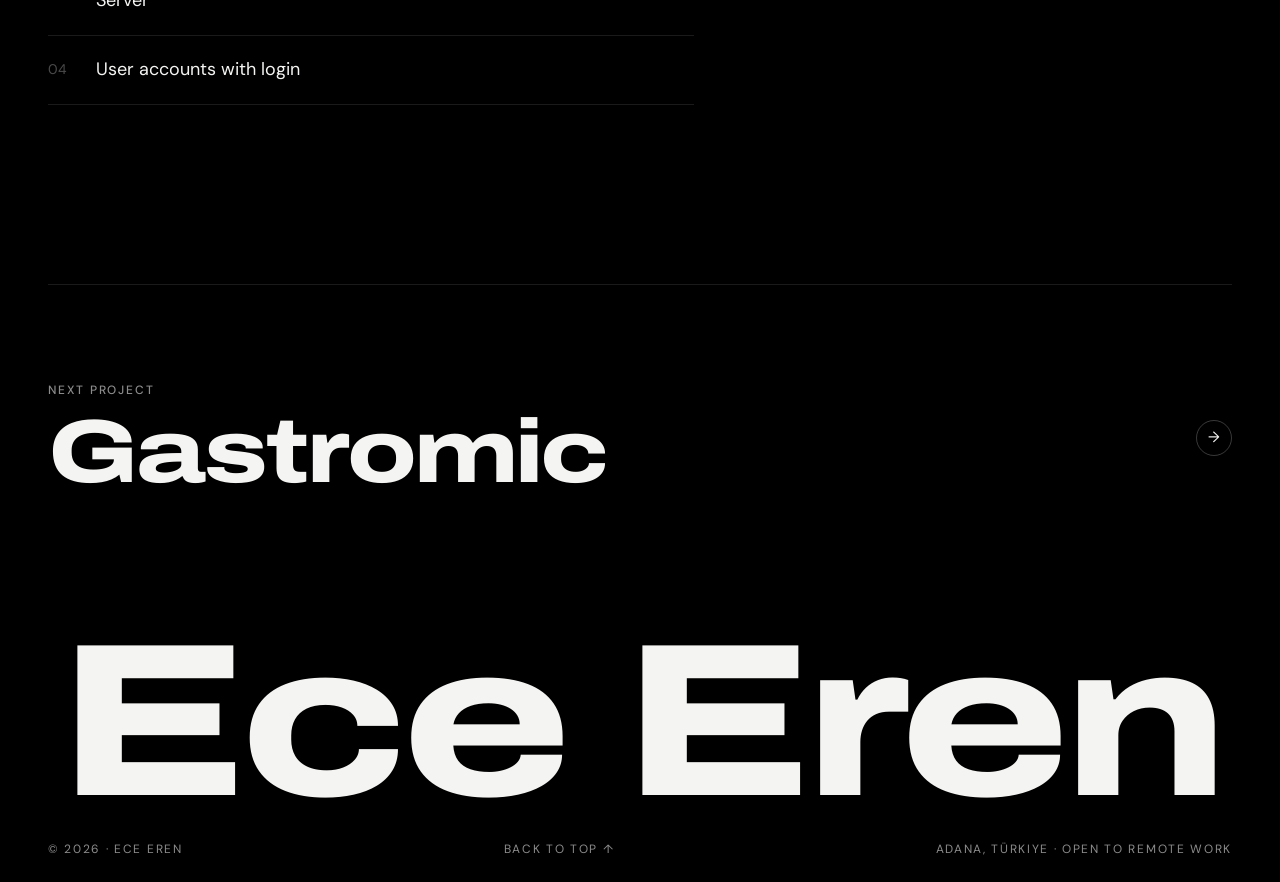
<file: en/projects/expotrack.html>
<!doctype html>
<html lang="en">
<head>
  <meta charset="UTF-8">
  <meta name="viewport" content="width=device-width, initial-scale=1">
  <title>ExpoTrack — Ece Eren</title>
  <meta name="description" content="A web app for organising trade fairs: events, participating companies and their relations, with Excel import and export.">
  <meta name="theme-color" content="#000000">
  <link rel="icon" href="/favicon.svg" type="image/svg+xml">
  <link rel="alternate" hreflang="en" href="/en/projects/expotrack.html">
  <link rel="alternate" hreflang="tr" href="/projeler/expotrack.html">

  <link rel="preconnect" href="https://fonts.googleapis.com">
  <link rel="preconnect" href="https://fonts.gstatic.com" crossorigin>
  <link rel="stylesheet" href="https://fonts.googleapis.com/css2?family=Archivo:wdth,wght@125,600;125,800&family=DM+Sans:opsz,wght@9..40,400;9..40,500&display=swap">
  <link rel="stylesheet" href="/assets/css/style.css">
  <script src="/assets/js/cursor.js" defer></script>
</head>
<body>

  <!-- ===== NAVBAR ===== -->
  <header class="nav">
    <a class="nav__logo" href="/en/">ece<span class="dot"></span></a>
    <nav class="nav__links" aria-label="Main menu">
      <a href="/en/#work">Work</a>
      <a href="/en/#services">Services</a>
      <a href="/en/#about">About</a>
      <a href="/en/#certificates">Certificates</a>
    </nav>
    <a class="nav__lang" href="/projeler/expotrack.html" hreflang="tr" lang="tr" title="Türkçe’ye geç">TR</a>
    <a class="btn btn--solid" href="/en/#contact">Contact</a>
  </header>

  <main class="container">

    <!-- ===== BAŞLIK ===== -->
    <section class="project-hero">
      <a class="back rise" href="/en/#work">← All projects</a>
      <span class="label label--pill rise"><span class="dot"></span>Project · 04 / 04</span>
      <h1 class="display rise rise--2">ExpoTrack</h1>
      <p class="project-hero__summary rise rise--3">A web app for organising trade fairs: events, participating companies and their relations, with Excel import and export.</p>
      <dl class="meta rise rise--4">
        <div><dt>Role</dt><dd>Developer</dd></div>
        <div><dt>Context</dt><dd>Mersin University · Graduation project</dd></div>
        <div><dt>Date</dt><dd>May 2025</dd></div>
      </dl>
    </section>

    <!-- ===== GÖRSEL / VİDEO ===== -->
    <section class="reveal">
        <div class="stage stage--type" aria-hidden="true">
          <span class="dot"></span><span class="dot"></span>
          <p class="display">Expo<br>Track</p>
        </div>
    </section>

    <!-- ===== DETAYLAR ===== -->
    <section class="section details">
      <div class="reveal">
        <h2>Highlights</h2>
        <ol class="highlights">
              <li>Create, update and list fairs and the companies taking part in each one</li>
              <li>Bulk import participant lists from Excel and export event data back to Excel</li>
              <li>ASP.NET Core MVC structure with Entity Framework Core and SQL Server</li>
              <li>User accounts with login</li>
        </ol>
      </div>
      <aside class="side reveal">
        <div>
          <h2>Tech stack</h2>
          <div class="chips"><span class="chip">C#</span><span class="chip">ASP.NET Core MVC</span><span class="chip">Entity Framework Core</span><span class="chip">SQL Server</span><span class="chip">Excel</span></div>
        </div>
        <a class="btn btn--solid" href="https://github.com/erenece/ExpoTrack" target="_blank" rel="noopener">View on GitHub ↗</a>
      </aside>
    </section>

    <!-- ===== SONRAKİ PROJE ===== -->
    <a class="next" href="/en/projects/gastromic.html">
      <div>
        <span class="label">Next project</span>
        <strong class="display">Gastromic</strong>
      </div>
      <span class="arrow" aria-hidden="true">→</span>
    </a>

  </main>

  <!-- ===== FOOTER ===== -->
  <footer class="footer">
    <p class="footer__mark display" aria-hidden="true">Ece Eren</p>
    <div class="footer__meta">
      <span>© 2026 · Ece Eren</span>
      <a href="#">Back to top ↑</a>
      <span>Adana, Türkiye · open to remote work</span>
    </div>
  </footer>

</body>
</html>
</file>
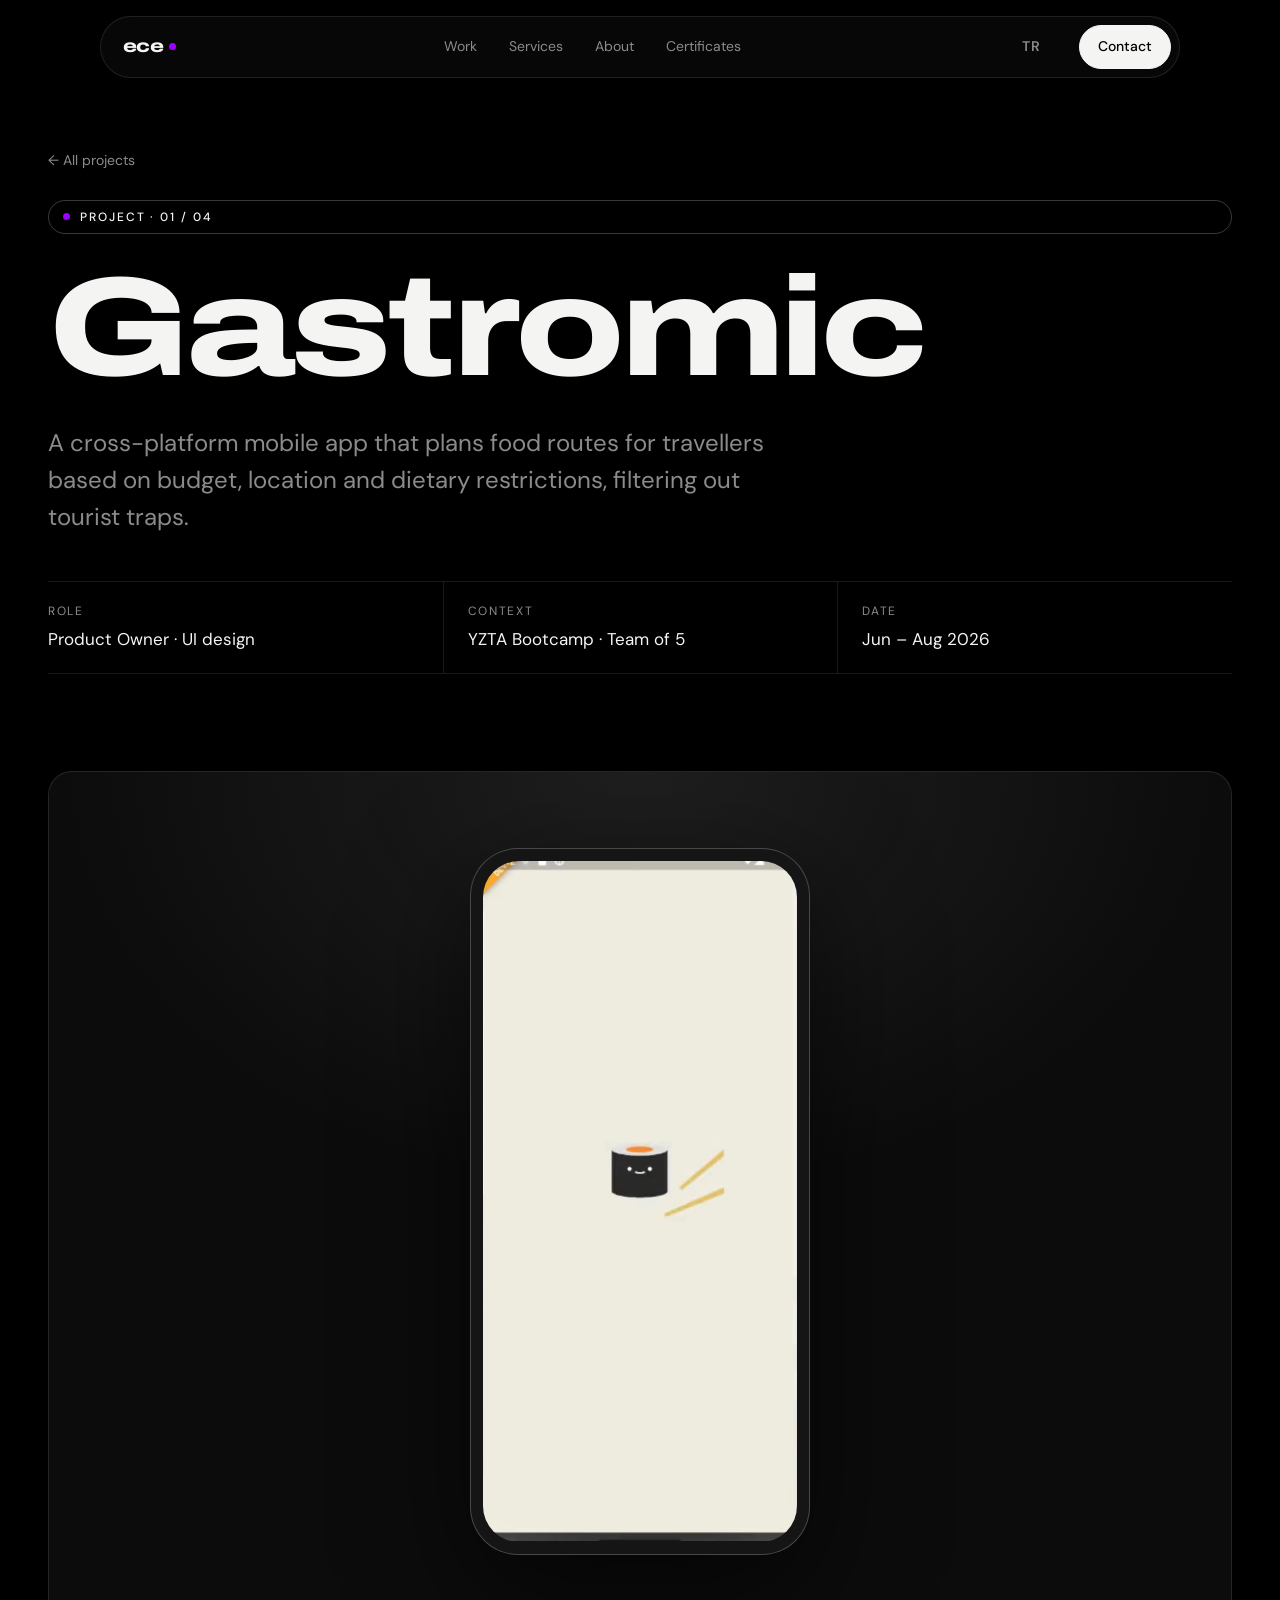
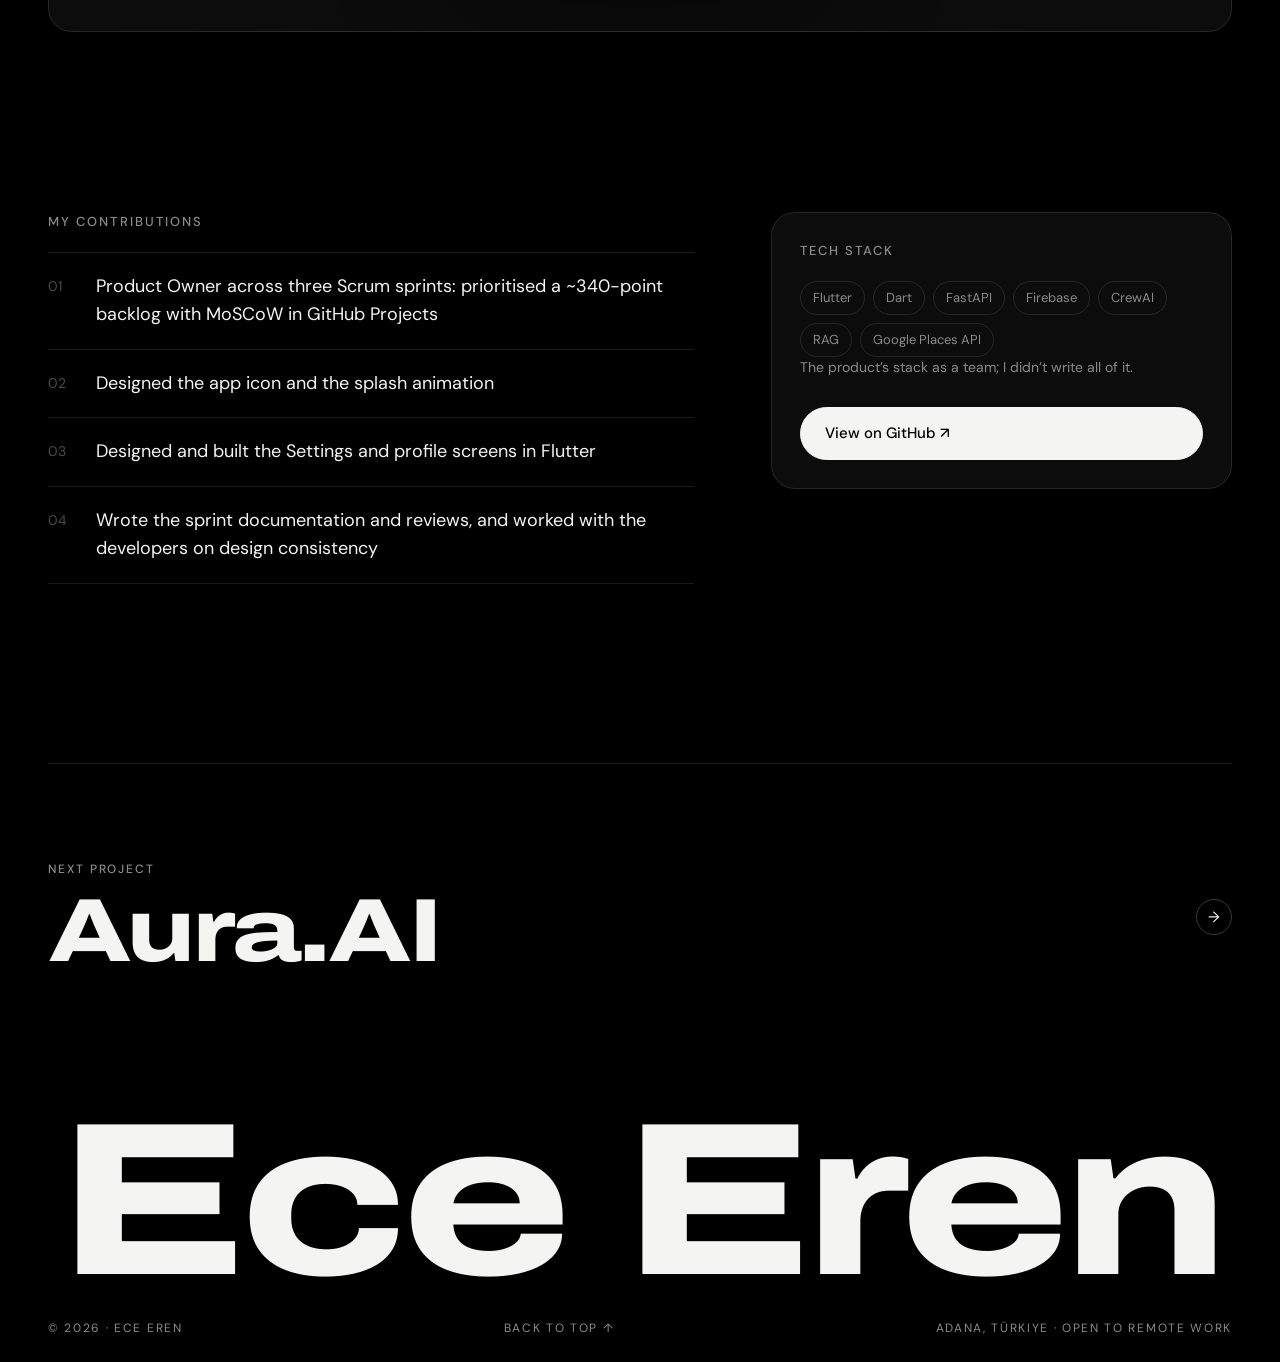
<file: en/projects/gastromic.html>
<!doctype html>
<html lang="en">
<head>
  <meta charset="UTF-8">
  <meta name="viewport" content="width=device-width, initial-scale=1">
  <title>Gastromic — Ece Eren</title>
  <meta name="description" content="A cross-platform mobile app that plans food routes for travellers based on budget, location and dietary restrictions, filtering out tourist traps.">
  <meta name="theme-color" content="#000000">
  <link rel="icon" href="/favicon.svg" type="image/svg+xml">
  <link rel="alternate" hreflang="en" href="/en/projects/gastromic.html">
  <link rel="alternate" hreflang="tr" href="/projeler/gastromic.html">

  <link rel="preconnect" href="https://fonts.googleapis.com">
  <link rel="preconnect" href="https://fonts.gstatic.com" crossorigin>
  <link rel="stylesheet" href="https://fonts.googleapis.com/css2?family=Archivo:wdth,wght@125,600;125,800&family=DM+Sans:opsz,wght@9..40,400;9..40,500&display=swap">
  <link rel="stylesheet" href="/assets/css/style.css">
  <script src="/assets/js/cursor.js" defer></script>
</head>
<body>

  <!-- ===== NAVBAR ===== -->
  <header class="nav">
    <a class="nav__logo" href="/en/">ece<span class="dot"></span></a>
    <nav class="nav__links" aria-label="Main menu">
      <a href="/en/#work">Work</a>
      <a href="/en/#services">Services</a>
      <a href="/en/#about">About</a>
      <a href="/en/#certificates">Certificates</a>
    </nav>
    <a class="nav__lang" href="/projeler/gastromic.html" hreflang="tr" lang="tr" title="Türkçe’ye geç">TR</a>
    <a class="btn btn--solid" href="/en/#contact">Contact</a>
  </header>

  <main class="container">

    <!-- ===== BAŞLIK ===== -->
    <section class="project-hero">
      <a class="back rise" href="/en/#work">← All projects</a>
      <span class="label label--pill rise"><span class="dot"></span>Project · 01 / 04</span>
      <h1 class="display rise rise--2">Gastromic</h1>
      <p class="project-hero__summary rise rise--3">A cross-platform mobile app that plans food routes for travellers based on budget, location and dietary restrictions, filtering out tourist traps.</p>
      <dl class="meta rise rise--4">
        <div><dt>Role</dt><dd>Product Owner · UI design</dd></div>
        <div><dt>Context</dt><dd>YZTA Bootcamp · Team of 5</dd></div>
        <div><dt>Date</dt><dd>Jun – Aug 2026</dd></div>
      </dl>
    </section>

    <!-- ===== GÖRSEL / VİDEO ===== -->
    <section class="reveal">
        <div class="stage">
          <div class="phone">
            <video autoplay muted loop playsinline preload="metadata" poster="/assets/img/gastromic.jpg" aria-label="Gastromic demo">
              <source src="/assets/video/gastromic.webm" type="video/webm">
              Your browser can’t play this video.
            </video>
          </div>
        </div>
    </section>

    <!-- ===== DETAYLAR ===== -->
    <section class="section details">
      <div class="reveal">
        <h2>My contributions</h2>
        <ol class="highlights">
              <li>Product Owner across three Scrum sprints: prioritised a ~340-point backlog with MoSCoW in GitHub Projects</li>
              <li>Designed the app icon and the splash animation</li>
              <li>Designed and built the Settings and profile screens in Flutter</li>
              <li>Wrote the sprint documentation and reviews, and worked with the developers on design consistency</li>
        </ol>
      </div>
      <aside class="side reveal">
        <div>
          <h2>Tech stack</h2>
          <div class="chips"><span class="chip">Flutter</span><span class="chip">Dart</span><span class="chip">FastAPI</span><span class="chip">Firebase</span><span class="chip">CrewAI</span><span class="chip">RAG</span><span class="chip">Google Places API</span></div>
            <p>The product’s stack as a team; I didn’t write all of it.</p>
        </div>
        <a class="btn btn--solid" href="https://github.com/erenece/Gastromic" target="_blank" rel="noopener">View on GitHub ↗</a>
      </aside>
    </section>

    <!-- ===== SONRAKİ PROJE ===== -->
    <a class="next" href="/en/projects/aura-ai.html">
      <div>
        <span class="label">Next project</span>
        <strong class="display">Aura.AI</strong>
      </div>
      <span class="arrow" aria-hidden="true">→</span>
    </a>

  </main>

  <!-- ===== FOOTER ===== -->
  <footer class="footer">
    <p class="footer__mark display" aria-hidden="true">Ece Eren</p>
    <div class="footer__meta">
      <span>© 2026 · Ece Eren</span>
      <a href="#">Back to top ↑</a>
      <span>Adana, Türkiye · open to remote work</span>
    </div>
  </footer>

</body>
</html>
</file>
<file: assets/css/style.css>
/* =========================================================
   Ece Eren — Portfolyo
   Sadece CSS. JavaScript yok.

   İçindekiler
   1. Değişkenler (renk, font, boşluk)  <- renkleri buradan değiştir
   2. Temel ayarlar
   3. Ortak parçalar (buton, etiket, başlık)
   4. Navbar
   5. Hero
   6. Projeler (yatay kayan kartlar)
   7. Teknoloji şeridi (marquee)
   8. Hizmetler
   9. Hakkımda
   10. Sertifikalar
   11. İletişim + footer
   12. Proje detay sayfası
   13. Animasyonlar
   ========================================================= */


/* ---------- 1. Değişkenler ---------- */
:root {
  --bg: #000;
  --surface: #0c0c0c;
  --surface-2: #151515;
  --line: rgba(255, 255, 255, 0.1);
  --line-strong: rgba(255, 255, 255, 0.22);
  --text: #f4f4f2;
  --muted: #8b8b8b;
  --faint: #4a4a4a;
  --accent: #9d00ff;          /* tek vurgu rengi (mor). Sitedeki bütün mor buradan gelir */
  --on-accent: #fff;          /* mor zemin üstündeki yazı/ikon rengi (koyu mor + siyah yazı okunmaz) */
  --accent-light: color-mix(in srgb, var(--accent) 55%, #fff); /* siyah zeminde görünmesi gereken ince detaylar için */

  --font-display: 'Archivo', system-ui, sans-serif;
  --font-body: 'DM Sans', system-ui, sans-serif;

  --gutter: clamp(16px, 4vw, 48px);
  --card: min(64vh, 520px, 82vw);   /* proje kartlarının kenar uzunluğu */
  --max: 1240px;
  --radius: 24px;
}


/* ---------- 2. Temel ayarlar ---------- */
*,
*::before,
*::after { box-sizing: border-box; }

html { scroll-behavior: smooth; scroll-padding-top: 96px; }

body {
  margin: 0;
  background: var(--bg);
  color: var(--text);
  font-family: var(--font-body);
  font-size: 17px;
  line-height: 1.55;
  -webkit-font-smoothing: antialiased;
  overflow-x: clip;
}

img, video { display: block; max-width: 100%; }
a { color: inherit; text-decoration: none; }
h1, h2, h3, p, ul, ol { margin: 0; }
ul, ol { padding: 0; list-style: none; }

::selection { background: var(--accent); color: var(--on-accent); }

:focus-visible { outline: 2px solid var(--accent-light); outline-offset: 3px; border-radius: 6px; }

.container { width: min(var(--max), 100% - 2 * var(--gutter)); margin-inline: auto; }

.section { padding-block: clamp(96px, 14vw, 180px); }


/* ---------- 3. Ortak parçalar ---------- */

/* geniş, kalın başlık fontu */
.display {
  font-family: var(--font-display);
  font-stretch: 125%;
  font-weight: 800;
  letter-spacing: -0.03em;
  line-height: 0.95;
}

/* küçük, büyük harfli, aralıklı etiket */
.label {
  display: inline-flex;
  align-items: center;
  gap: 10px;
  font-size: 12px;
  font-weight: 500;
  letter-spacing: 0.16em;
  text-transform: uppercase;
  color: var(--muted);
}

.label--pill {
  padding: 7px 14px;
  border: 1px solid var(--line-strong);
  border-radius: 999px;
  color: var(--text);
}

.dot {
  width: 7px;
  height: 7px;
  border-radius: 50%;
  background: var(--accent);
  flex: none;
}

/* açık zeminli kapaklarda noktalar asıl koyu mor */
.card__type .dot,
.stage--type .dot { background: var(--accent); }

.section-head { display: grid; gap: 20px; margin-bottom: clamp(40px, 6vw, 72px); }
.section-head h2 { font-size: clamp(40px, 7vw, 88px); }
.section-head p { max-width: 560px; color: var(--muted); }

.btn {
  display: inline-flex;
  align-items: center;
  gap: 10px;
  padding: 14px 24px;
  border-radius: 999px;
  border: 1px solid var(--line-strong);
  font-size: 15px;
  font-weight: 500;
  transition: background 0.25s, color 0.25s, border-color 0.25s, transform 0.25s;
}

.btn:hover { border-color: var(--text); transform: translateY(-2px); }

.btn--solid { background: var(--text); color: #000; border-color: var(--text); }
.btn--solid:hover { background: var(--accent); border-color: var(--accent); color: var(--on-accent); }

.btn-row { display: flex; flex-wrap: wrap; gap: 12px; }

/* CV dil seçimi: "Özgeçmiş | TR ↗ | EN ↗" tek bir hap içinde */
.cv-pick {
  display: inline-flex;
  align-items: center;
  gap: 4px;
  padding: 4px 4px 4px 20px;
  border: 1px solid var(--line-strong);
  border-radius: 999px;
  font-size: 15px;
  font-weight: 500;
}

.cv-pick__label { margin-right: 8px; }

.cv-pick a {
  padding: 9px 14px;
  border-radius: 999px;
  font-size: 13px;
  letter-spacing: 0.06em;
  color: var(--muted);
  transition: background 0.25s, color 0.25s;
}

.cv-pick a:hover { background: var(--accent); color: var(--on-accent); }

/* yuvarlak ok ikonu (kartların köşesinde) */
.arrow {
  display: grid;
  place-items: center;
  width: 36px;
  height: 36px;
  flex: none;
  border: 1px solid var(--line-strong);
  border-radius: 50%;
  font-size: 15px;
  transition: background 0.3s, color 0.3s, border-color 0.3s, transform 0.3s;
}

.chips { display: flex; flex-wrap: wrap; gap: 8px; }

.chip {
  padding: 6px 12px;
  border: 1px solid var(--line);
  border-radius: 999px;
  font-size: 13px;
  color: var(--muted);
}


/* ---------- 4. Navbar ---------- */
.nav {
  position: fixed;
  top: 16px;
  left: 50%;
  z-index: 50;
  translate: -50% 0;
  width: min(1080px, 100% - 32px);
  display: flex;
  align-items: center;
  gap: 24px;
  padding: 8px 8px 8px 22px;
  border: 1px solid var(--line);
  border-radius: 999px;
  background: rgba(12, 12, 12, 0.6);
  backdrop-filter: blur(16px);
  -webkit-backdrop-filter: blur(16px);
}

.nav__logo {
  font-family: var(--font-display);
  font-stretch: 125%;
  font-weight: 800;
  font-size: 18px;
  letter-spacing: -0.03em;
  display: flex;
  align-items: center;
  gap: 6px;
}

.nav__links { display: flex; gap: 4px; margin-inline: auto; }

.nav__links a,
.nav__lang {
  padding: 8px 14px;
  border-radius: 999px;
  font-size: 14px;
  color: var(--muted);
  transition: color 0.2s, background 0.2s;
}

.nav__links a:hover,
.nav__lang:hover { color: var(--text); background: var(--surface-2); }

.nav__lang { font-weight: 600; letter-spacing: 0.08em; }

.nav .btn { padding: 10px 18px; font-size: 14px; }

@media (max-width: 760px) {
  .nav__links { display: none; }
  .nav__lang { margin-left: auto; }
}


/* ---------- 5. Hero ----------
   Görünüm eski hero ile aynı (arka plan ışıkları, gradient yazı, etiket, butonlar).
   Sadece yerleşim değişti:
   üstte ekranı kaplayan isim, altında solda unvan / sağda kısa bilgiler,
   en altta solda açıklama + butonlar / sağda uzmanlık. */
.hero {
  position: relative;
  min-height: 100svh;
  display: grid;
  grid-template-rows: auto auto auto 1fr auto;
  padding: 120px var(--gutter) clamp(40px, 6vw, 72px);
  isolation: isolate;
}

/* arkadaki yumuşak gri ve mor ışık */
.hero::before {
  content: '';
  position: absolute;
  inset: 0;
  z-index: -1;
  background:
    radial-gradient(60% 50% at 50% 35%, rgba(255, 255, 255, 0.09), transparent 70%),
    radial-gradient(30% 30% at 75% 70%, color-mix(in srgb, var(--accent) 35%, transparent), transparent 70%);
}

.hero .label--pill { justify-self: start; margin-bottom: clamp(16px, 2vw, 28px); }

/* isim: font boyutu ekran genişliğine bağlı, satırı doldurur */
.hero__name {
  font-size: 17vw;
  line-height: 0.85;
  white-space: nowrap;
  margin-left: -0.04em;
}

/* isimdeki her harf ayrı bir <span class="ch">: imleç değince yavaşça mora döner,
   ayrılınca daha da yavaş eski rengine geri döner */
.hero__name .ch { transition: color 1.8s ease; }
.hero__name .ch:hover { color: var(--accent); transition-duration: 0.5s; }

/* beyazdan griye geçen yazı (eski hero'daki ikinci satır efekti) */
.fade-text,
.hero__name .fade {
  background: linear-gradient(180deg, #fff 10%, #6f6f6f 95%);
  -webkit-background-clip: text;
  background-clip: text;
  color: transparent;
}

.hero__sub {
  display: flex;
  justify-content: space-between;
  align-items: flex-start;
  gap: 24px;
  margin-top: clamp(16px, 2vw, 28px);
}

.hero__title { font-size: clamp(22px, 2.6vw, 40px); }

.hero__meta {
  display: grid;
  justify-items: end;
  gap: 6px;
  font-size: 12px;
  letter-spacing: 0.14em;
  text-transform: uppercase;
  color: var(--faint);
}

.hero__bottom {
  grid-row: 5;
  display: flex;
  justify-content: space-between;
  align-items: flex-end;
  gap: 48px;
  margin-top: 56px;
}

.hero__intro { display: grid; gap: 28px; }

.hero__text { max-width: 560px; color: var(--muted); font-size: clamp(16px, 1.6vw, 19px); }

.expertise { display: grid; gap: 14px; max-width: 380px; }
.expertise .chips { justify-content: flex-end; }

@media (max-width: 860px) {
  .hero__bottom { flex-direction: column; align-items: flex-start; }
  .expertise .chips { justify-content: flex-start; }
}

@media (max-width: 600px) {
  .hero__sub { flex-direction: column; gap: 12px; }
  .hero__meta { justify-items: start; }
}

/* ---------- 6. Projeler (yatay kayan kartlar) ----------
   Varsayılan (mobil, eski tarayıcı): kartlar parmakla yana kaydırılır.
   Destekleyen tarayıcıda + geniş ekranda: aşağı scroll edince kartlar sola kayar.
   Nasıl: bölüm ekrandan uzun (320vh). İçindeki alan sticky ile ekrana yapışır.
   Bölüm scroll edildikçe ilerleyen bir "zaman çizelgesi" (view-timeline)
   kart şeridinin sola kayma animasyonunu yürütür. */
.work-head { padding-top: clamp(96px, 14vw, 180px); }

.work__sticky {
  overflow-x: auto;
  scroll-snap-type: x mandatory;
  scrollbar-width: none;
  padding-bottom: 8px;
}

.work__sticky::-webkit-scrollbar { display: none; }

.work__track {
  display: flex;
  align-items: flex-end;
  gap: clamp(16px, 2.4vw, 32px);
  width: max-content;
  padding-inline: var(--gutter);
}

.card {
  display: grid;
  gap: 18px;
  scroll-snap-align: center;
}

/* bütün kartlar aynı boyda kare */
.card__media {
  position: relative;
  width: var(--card);
  aspect-ratio: 1;
  border-radius: var(--radius);
  overflow: hidden;
  background: var(--surface-2);
}

.card__info { display: flex; align-items: center; justify-content: space-between; gap: 16px; }

.card__title { font-size: clamp(22px, 2.2vw, 30px); }

.card__sub { margin-top: 6px; font-size: 14px; color: var(--muted); }

.card:hover .arrow { background: var(--accent); border-color: var(--accent); color: var(--on-accent); transform: rotate(-45deg); }

/* proje kapağı: açık zemin + büyük yazı + iki mor nokta
   cqw/cqh = kartın kendi genişliği/yüksekliğinin %1'i (container query birimi).
   Böylece yazı dar kartta küçülür, geniş kartta büyür. */
.card__media { container-type: size; }

.card__type {
  position: absolute;
  inset: 0;
  display: grid;
  align-content: center;
  padding: 32px;
  background: #ecebe6;
  color: #111;
  font-size: min(17cqw, 15cqh);
  transition: transform 0.7s cubic-bezier(0.2, 0.7, 0.2, 1);
}

.card:hover .card__type { transform: scale(1.03); }

.card__kind {
  position: absolute;
  left: 32px;
  bottom: 28px;
  font-family: var(--font-body);
  font-stretch: 100%;
  font-size: 12px;
  font-weight: 500;
  letter-spacing: 0.16em;
  line-height: 1.3;
  text-transform: uppercase;
  color: #6b6b6b;
}

.card__type .dot { position: absolute; width: 44px; height: 44px; }

/* her kartta noktalar farklı yerde */
.card:nth-child(1) .dot:nth-child(1) { top: 12%; right: 16%; }
.card:nth-child(1) .dot:nth-child(2) { bottom: 20%; right: 24%; }
.card:nth-child(2) .dot:nth-child(1) { top: 14%; right: 20%; }
.card:nth-child(2) .dot:nth-child(2) { bottom: 16%; left: 48%; }
.card:nth-child(3) .dot:nth-child(1) { top: 12%; left: 22%; }
.card:nth-child(3) .dot:nth-child(2) { bottom: 24%; right: 12%; }
.card:nth-child(4) .dot:nth-child(1) { top: 14%; left: 26%; }
.card:nth-child(4) .dot:nth-child(2) { bottom: 14%; right: 18%; }

@supports (animation-timeline: view()) {
  @media (min-width: 900px) and (prefers-reduced-motion: no-preference) {
    /* kaydırma mesafesi: bölüm 260vh, yani 160vh boyunca kartlar kayar */
    .work { height: 260vh; view-timeline: --work block; }

    .work__sticky {
      position: sticky;
      top: 0;
      height: 100vh;
      display: flex;
      align-items: center;
      overflow: hidden;
    }

    .work__track {
      animation: slide-left linear both;
      animation-timeline: --work;
      animation-range: contain 0% contain 100%;
    }
  }
}

@keyframes slide-left {
  /* son kart ekranın ortasına gelene kadar kay */
  to { transform: translateX(calc(-100% + 50vw + var(--card) / 2 + var(--gutter))); }
}


/* ---------- 7. Teknoloji şeridi (marquee) ----------
   Liste iki kere yazılı. Şerit kendi genişliğinin yarısı kadar kayınca
   ikinci liste birincinin yerine oturur, böylece döngü kesintisiz görünür. */
.marquee {
  display: grid;
  gap: 8px;
  padding-block: clamp(64px, 9vw, 120px);
  overflow: hidden;
  mask-image: linear-gradient(90deg, transparent, #000 12%, #000 88%, transparent);
  -webkit-mask-image: linear-gradient(90deg, transparent, #000 12%, #000 88%, transparent);
}

.marquee__track {
  display: flex;
  width: max-content;
  animation: marquee 45s linear infinite;
}

.marquee__track--reverse { animation-direction: reverse; }

.marquee__track span {
  display: flex;
  align-items: center;
  gap: 28px;
  margin-right: 28px;
  font-family: var(--font-display);
  font-stretch: 125%;
  font-weight: 600;
  font-size: clamp(28px, 4.4vw, 56px);
  letter-spacing: -0.03em;
  color: var(--faint);
  white-space: nowrap;
  transition: color 0.3s;
}

.marquee__track span::after { content: '·'; color: var(--faint); }

.marquee__track span:hover { color: var(--text); }

@keyframes marquee {
  to { transform: translateX(-50%); }
}


/* ---------- 8. Hizmetler ----------
   Izgara arka planı çizgi renginde, hücreler arasında 1px boşluk var:
   o boşluktan görünen arka plan ince çizgi gibi duruyor. */
.services {
  display: grid;
  grid-template-columns: repeat(2, 1fr);
  gap: 1px;
  background: var(--line);
  border: 1px solid var(--line);
  border-radius: var(--radius);
  overflow: hidden;
}

.service {
  position: relative;
  display: grid;
  align-content: space-between;
  gap: 48px;
  min-height: 300px;
  padding: clamp(24px, 3vw, 36px);
  background: var(--surface);
  transition: background 0.4s;
}

.service::before {
  content: '';
  position: absolute;
  inset: 0;
  background: radial-gradient(80% 70% at 85% 0%, rgba(255, 255, 255, 0.07), transparent 70%);
  opacity: 0;
  transition: opacity 0.4s;
}

.service:hover { background: var(--surface-2); }
.service:hover::before { opacity: 1; }
.service:hover .arrow { background: var(--accent); color: var(--on-accent); border-color: var(--accent); }

.service__top { display: flex; align-items: center; justify-content: space-between; }

.service__count {
  font-family: var(--font-display);
  font-stretch: 125%;
  font-weight: 800;
  font-size: 56px;
  letter-spacing: -0.04em;
  line-height: 1;
}

.service__count small { font-family: var(--font-body); font-size: 14px; font-weight: 400; letter-spacing: 0; color: var(--muted); margin-left: 8px; }

.service h3 { font-size: 22px; font-weight: 500; margin-bottom: 12px; }

.service ul { display: grid; gap: 6px; color: var(--muted); font-size: 15px; margin-bottom: 18px; }

.service li::before { content: '— '; color: var(--faint); }

@media (max-width: 760px) {
  .services { grid-template-columns: 1fr; }
}


/* ---------- 9. Hakkımda ---------- */
.about {
  display: grid;
  grid-template-columns: minmax(0, 5fr) minmax(0, 7fr);
  gap: clamp(32px, 6vw, 96px);
  align-items: start;
}

.about__portrait {
  position: sticky;
  top: 110px;
  aspect-ratio: 4 / 5;
  border-radius: var(--radius);
  overflow: hidden;
  border: 1px solid var(--line);
  background: radial-gradient(70% 60% at 50% 30%, #2a2a2a, var(--surface) 75%);
}

.about__portrait img { width: 100%; height: 100%; object-fit: cover; object-position: 50% 0%; }

.story { display: grid; gap: 20px; font-size: clamp(18px, 1.8vw, 22px); color: var(--muted); }
.story p:first-child { color: var(--text); }

.block { margin-top: clamp(56px, 7vw, 88px); }

.block > h3 { margin-bottom: 8px; }

/* Hakkımda'daki ara başlıklar (Deneyim, Eğitim, Yetenekler) mor */
.about .block > h3 { color: var(--accent); }

.rows { border-top: 1px solid var(--line); }

.row {
  display: grid;
  grid-template-columns: 170px 1fr;
  gap: 8px 24px;
  padding-block: 24px;
  border-bottom: 1px solid var(--line);
}

.row__time { font-size: 14px; color: var(--muted); }
.row__title { font-weight: 500; font-size: 18px; }
.row__org { color: var(--muted); font-size: 15px; }
.row__desc { grid-column: 2; color: var(--muted); font-size: 15px; margin-top: 6px; }

.skills { display: grid; gap: 20px; border-top: 1px solid var(--line); padding-top: 24px; }
.skills__group { display: grid; grid-template-columns: 170px 1fr; gap: 12px 24px; align-items: center; }
.skills__group > span { font-size: 14px; color: var(--muted); }
.chip--learning { display: inline-flex; align-items: center; gap: 8px; }
.chip--learning::after { content: ''; width: 6px; height: 6px; border-radius: 50%; background: var(--accent); }
.skills__note { font-size: 13px; color: var(--muted); display: flex; align-items: center; gap: 8px; }

@media (max-width: 860px) {
  .about { grid-template-columns: 1fr; }
  .about__portrait { position: relative; top: 0; max-width: 380px; }
}

@media (max-width: 600px) {
  .row, .skills__group { grid-template-columns: 1fr; }
  .row__desc { grid-column: 1; }
}


/* ---------- 10. Sertifikalar ---------- */
.featured {
  position: relative;
  display: grid;
  grid-template-columns: 1fr auto;
  gap: 24px 40px;
  align-items: end;
  padding: clamp(28px, 4vw, 48px);
  border: 1px solid var(--line);
  border-radius: var(--radius);
  background:
    radial-gradient(60% 90% at 100% 0%, color-mix(in srgb, var(--accent) 45%, transparent), transparent 70%),
    var(--surface);
  margin-bottom: 24px;
}

.featured h3 { font-size: clamp(26px, 3.4vw, 44px); max-width: 760px; margin-block: 18px 12px; }
.featured p { color: var(--muted); }

.certs { border-top: 1px solid var(--line); }

.cert {
  display: grid;
  grid-template-columns: 1fr 200px 110px 90px;
  gap: 8px 24px;
  align-items: center;
  padding-block: 20px;
  border-bottom: 1px solid var(--line);
}

.cert__title { font-weight: 500; }
.cert__issuer, .cert__date { color: var(--muted); font-size: 15px; }
.cert a { font-size: 14px; color: var(--accent-light); justify-self: end; }
.cert a:hover { text-decoration: underline; }

.events { display: grid; grid-template-columns: repeat(auto-fill, minmax(260px, 1fr)); gap: 12px; }

.event { padding: 20px; border: 1px solid var(--line); border-radius: 16px; display: grid; gap: 6px; }
.event span { font-size: 14px; color: var(--muted); }

@media (max-width: 760px) {
  .cert { grid-template-columns: 1fr auto; }
  .cert__issuer { grid-column: 1; }
  .featured { grid-template-columns: 1fr; }
}


/* ---------- 11. İletişim + footer ---------- */
.contact { text-align: center; display: grid; justify-items: center; gap: 28px; }

.contact h2 { font-size: clamp(44px, 9vw, 120px); }
.contact h2 .fade { color: var(--faint); }

.contact__mail {
  font-size: clamp(20px, 3.4vw, 40px);
  border-bottom: 1px solid var(--line-strong);
  padding-bottom: 6px;
  transition: color 0.25s, border-color 0.25s;
}

.contact__mail:hover { color: var(--accent-light); border-color: var(--accent-light); }

.footer { padding: 40px var(--gutter) 24px; overflow: hidden; }

.footer__mark {
  font-size: clamp(64px, 17vw, 280px);
  text-align: center;
  line-height: 0.85;
  white-space: nowrap;
}

.footer__meta {
  display: flex;
  flex-wrap: wrap;
  justify-content: space-between;
  gap: 12px;
  margin-top: 24px;
  font-size: 12px;
  letter-spacing: 0.14em;
  text-transform: uppercase;
  color: var(--muted);
}

.footer__meta a:hover { color: var(--text); }


/* ---------- 12. Proje detay sayfası ---------- */
.project-hero { padding: 150px 0 clamp(48px, 7vw, 80px); display: grid; gap: 28px; }

.back { display: inline-flex; align-items: center; gap: 10px; font-size: 14px; color: var(--muted); width: fit-content; }
.back:hover { color: var(--text); }

.project-hero h1 { font-size: clamp(48px, 11vw, 160px); }

.project-hero__summary { max-width: 760px; font-size: clamp(18px, 2vw, 24px); color: var(--muted); }

.meta {
  display: grid;
  grid-template-columns: repeat(3, 1fr);
  border-top: 1px solid var(--line);
  border-bottom: 1px solid var(--line);
}

.meta div { padding: 20px 0; display: grid; gap: 6px; }
.meta div + div { padding-left: 24px; border-left: 1px solid var(--line); }
.meta dt { font-size: 12px; letter-spacing: 0.14em; text-transform: uppercase; color: var(--muted); }
.meta dd { margin: 0; }

/* tarayıcı penceresi maketi */
.browser {
  border: 1px solid var(--line-strong);
  border-radius: 18px;
  overflow: hidden;
  background: var(--surface-2);
  box-shadow: 0 40px 120px rgba(0, 0, 0, 0.6);
}

.browser__bar { display: flex; align-items: center; gap: 7px; padding: 12px 16px; border-bottom: 1px solid var(--line); }
.browser__bar i { width: 10px; height: 10px; border-radius: 50%; background: var(--faint); }

.browser__url {
  margin-inline: auto;
  padding: 4px 16px;
  border-radius: 999px;
  background: var(--surface);
  font-size: 12px;
  color: var(--muted);
}

.browser video, .browser img { width: 100%; }

/* telefon maketi */
.phone {
  width: min(340px, 80vw);
  margin-inline: auto;
  padding: 12px;
  border: 1px solid var(--line-strong);
  border-radius: 48px;
  background: var(--surface-2);
  box-shadow: 0 40px 120px rgba(0, 0, 0, 0.6);
}

.phone video { width: 100%; border-radius: 36px; aspect-ratio: 9 / 19.5; object-fit: cover; }

.stage {
  padding: clamp(24px, 6vw, 80px);
  border-radius: var(--radius);
  background: radial-gradient(70% 70% at 50% 0%, rgba(255, 255, 255, 0.08), transparent 70%), var(--surface);
  border: 1px solid var(--line);
}

.stage--type {
  display: grid;
  place-items: center;
  min-height: 420px;
  background: #ecebe6;
  color: #111;
  position: relative;
  overflow: hidden;
}

.stage--type p { font-size: clamp(48px, 10vw, 140px); }
.stage--type .dot { position: absolute; width: 56px; height: 56px; }
.stage--type .dot:nth-of-type(1) { top: 16%; left: 18%; }
.stage--type .dot:nth-of-type(2) { bottom: 16%; right: 16%; }

.details {
  display: grid;
  grid-template-columns: minmax(0, 7fr) minmax(0, 5fr);
  gap: clamp(32px, 6vw, 96px);
  align-items: start;
}

.details h2 { font-size: 13px; letter-spacing: 0.16em; text-transform: uppercase; color: var(--muted); font-weight: 500; margin-bottom: 20px; }

.highlights { counter-reset: h; border-top: 1px solid var(--line); }

.highlights li {
  counter-increment: h;
  display: grid;
  grid-template-columns: 48px 1fr;
  padding-block: 20px;
  border-bottom: 1px solid var(--line);
  font-size: 18px;
}

.highlights li::before { content: counter(h, decimal-leading-zero); color: var(--faint); font-size: 14px; padding-top: 3px; }

.side { position: sticky; top: 110px; display: grid; gap: 28px; padding: 28px; border: 1px solid var(--line); border-radius: var(--radius); background: var(--surface); }
.side p { font-size: 14px; color: var(--muted); }

.next {
  display: flex;
  justify-content: space-between;
  align-items: center;
  gap: 24px;
  padding-block: clamp(48px, 8vw, 96px);
  border-top: 1px solid var(--line);
}

.next .label { display: flex; margin-bottom: 10px; }
.next strong { font-size: clamp(36px, 7vw, 96px); }
.next:hover .arrow { background: var(--accent); border-color: var(--accent); color: var(--on-accent); transform: rotate(-45deg); }

@media (max-width: 860px) {
  .details { grid-template-columns: 1fr; }
  .side { position: relative; top: 0; }
}

@media (max-width: 600px) {
  .meta { grid-template-columns: 1fr; }
  .meta div + div { padding-left: 0; border-left: 0; border-top: 1px solid var(--line); }
}


/* ---------- 13. Animasyonlar ---------- */

/* sayfa açılınca hero yukarı kayarak gelir */
@media (prefers-reduced-motion: no-preference) {
  .rise { animation: rise 1s cubic-bezier(0.2, 0.7, 0.2, 1) both; }
  .rise--2 { animation-delay: 0.12s; }
  .rise--3 { animation-delay: 0.24s; }
  .rise--4 { animation-delay: 0.36s; }
}

@keyframes rise {
  from { opacity: 0; transform: translateY(32px); }
}

/* bölümler ekrana girerken belirir (scroll-driven, JS yok) */
@supports (animation-timeline: view()) {
  @media (prefers-reduced-motion: no-preference) {
    .reveal {
      animation: rise linear both;
      animation-timeline: view();
      animation-range: entry 0% entry 70%;
    }
  }
}

@media (prefers-reduced-motion: reduce) {
  html { scroll-behavior: auto; }
  .marquee__track { animation: none; }
}


/* ---------- 14. İmleç kuyruğu (assets/js/cursor.js çiziyor) ---------- */
.cursor-trail {
  position: fixed;
  inset: 0;
  width: 100%;
  height: 100%;
  pointer-events: none;
  z-index: 100;
}
</file>
